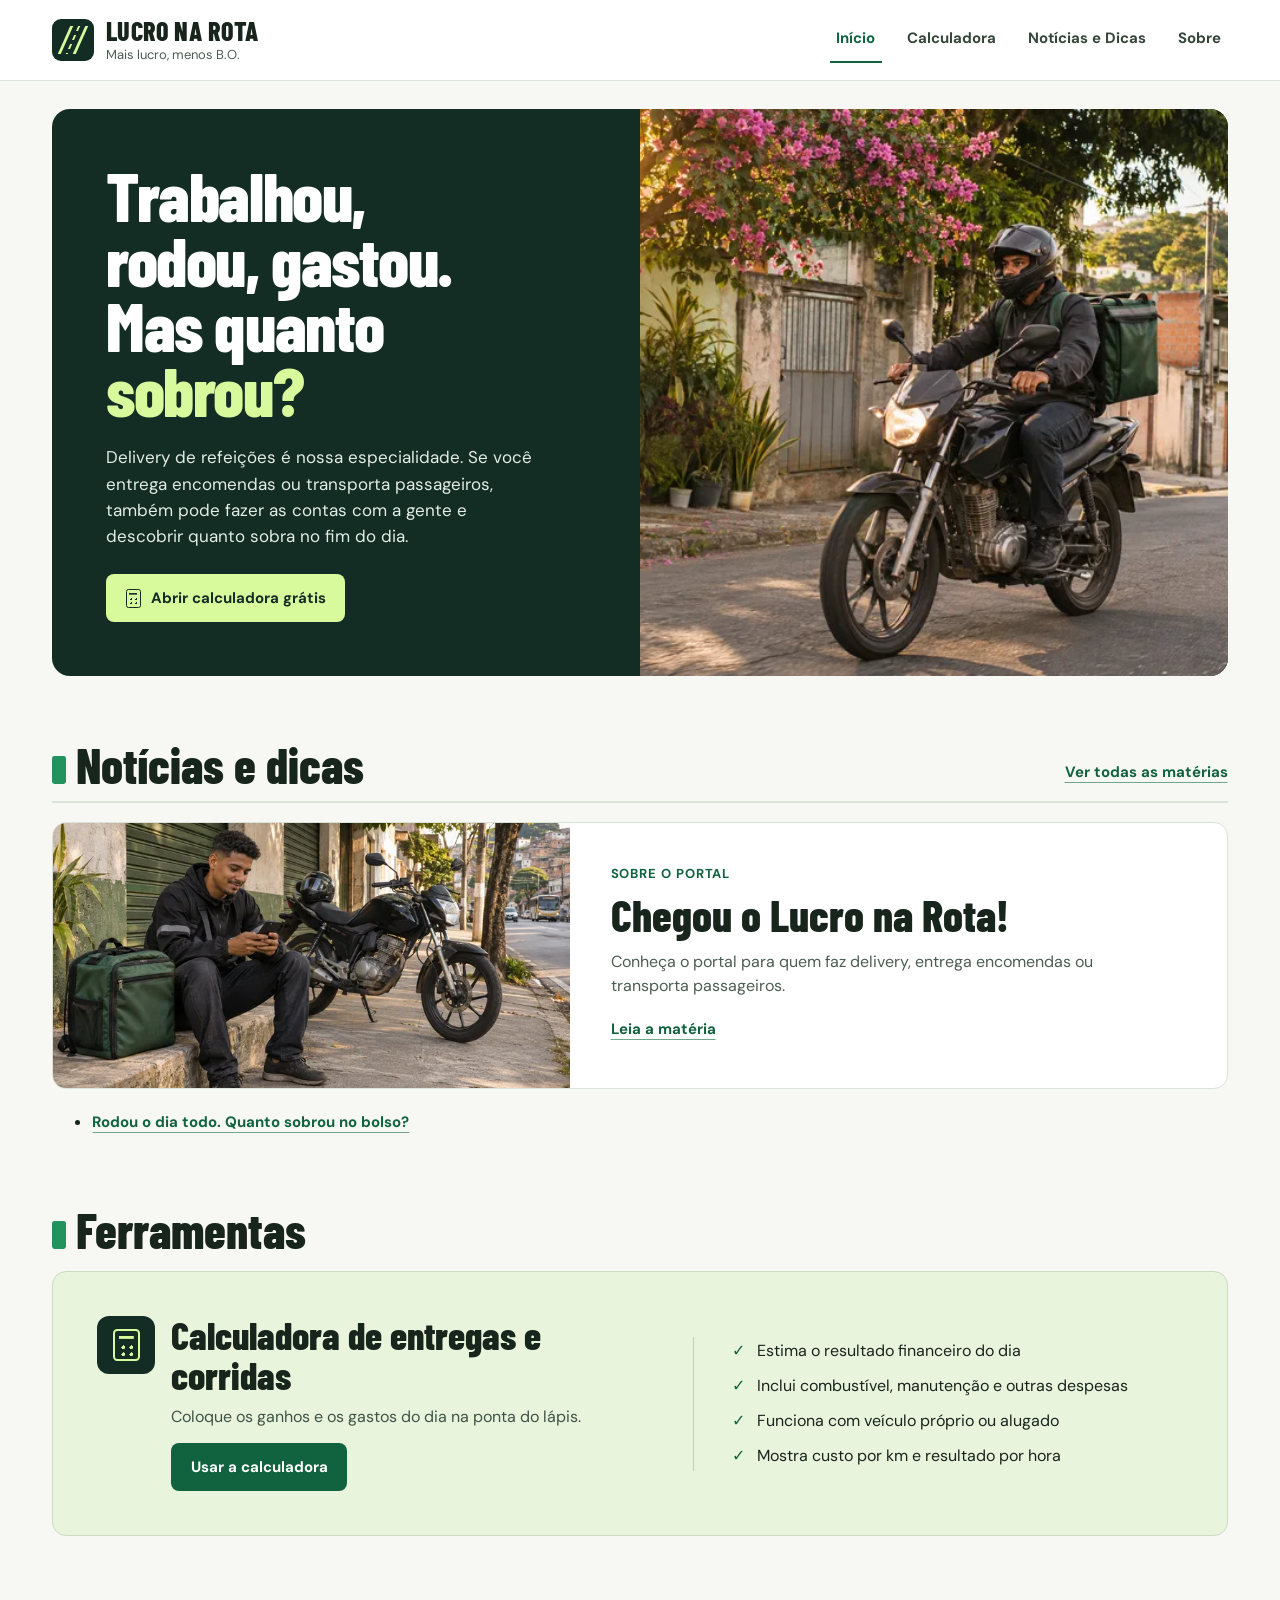
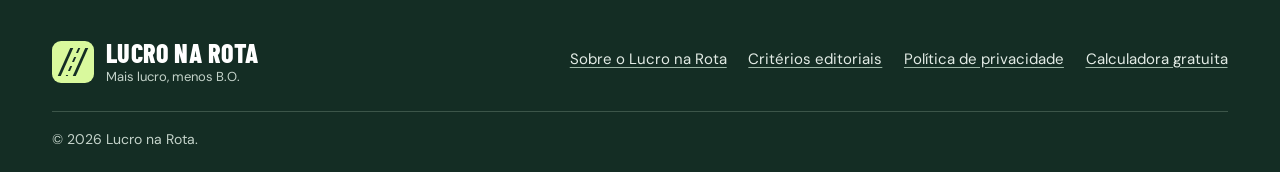
<file: index.html>
<!doctype html>
<html lang="pt-BR">
<head>
  <meta charset="utf-8">
  <meta name="viewport" content="width=device-width, initial-scale=1">
  <meta http-equiv="Content-Security-Policy" content="default-src 'self'; connect-src 'none'; object-src 'none'; base-uri 'none'; form-action 'none'">
  <meta name="referrer" content="strict-origin-when-cross-origin">
  <meta name="theme-color" content="#142d24">
  <title>Lucro na Rota | Calculadora e notícias para quem trabalha por aplicativo</title>
  <meta name="description" content="Calculadora grátis, notícias e dicas para delivery de refeições, entregas de encomendas e transporte de passageiros.">
  <link rel="canonical" href="https://buniorcomj.github.io/calculadora-entregadores/">
  <meta property="og:type" content="website">
  <meta property="og:locale" content="pt_BR">
  <meta property="og:title" content="Lucro na Rota | Mais lucro, menos B.O.">
  <meta property="og:description" content="Calculadora gratuita, notícias e dicas para quem faz entregas e corridas.">
  <meta property="og:url" content="https://buniorcomj.github.io/calculadora-entregadores/">
  <meta property="og:image" content="https://buniorcomj.github.io/calculadora-entregadores/assets/imagens/hero-entregador.webp">
  <meta property="og:image:alt" content="Motociclista com mochila térmica verde em uma rua urbana.">
  <link rel="icon" href="assets/imagens/icone.png" type="image/png">
  <link rel="preload" href="assets/fontes/barlow-condensed-800-latin.woff2" as="font" type="font/woff2" crossorigin>
  <link rel="stylesheet" href="assets/css/site.css">
  <script src="assets/js/site.js" defer></script>
</head>
<body>
  <a class="skip-link" href="#conteudo">Pular para o conteúdo</a>
  <header class="site-header">
    <div class="header-inner wrap">
      <a class="brand" href="./">
        <span class="brand-mark" aria-hidden="true"></span>
        <span><strong>LUCRO NA ROTA</strong><small>Mais lucro, menos B.O.</small></span>
      </a>
      <button class="menu-toggle" type="button" aria-label="Abrir menu" aria-controls="menu-principal" aria-expanded="false">
        <span class="menu-icon" aria-hidden="true"></span><span class="menu-label">Menu</span>
      </button>
      <nav class="site-nav" id="menu-principal" aria-label="Navegação principal">
        <ul>
          <li><a href="./" aria-current="page">Início</a></li>
          <li><a href="calculadora/">Calculadora</a></li>
          <li><a href="noticias/">Notícias e Dicas</a></li>
          <li><a href="sobre/">Sobre</a></li>
        </ul>
      </nav>
    </div>
  </header>
  <main id="conteudo" tabindex="-1" class="home wrap">
    <section class="hero" aria-labelledby="abertura">
      <div class="hero-copy">
        <h1 id="abertura">Trabalhou, rodou, gastou. Mas quanto <em>sobrou?</em></h1>
        <p>Delivery de refeições é nossa especialidade. Se você entrega encomendas ou transporta passageiros, também pode fazer as contas com a gente e descobrir quanto sobra no fim do dia.</p>
        <a class="button button-lime" href="calculadora/"><span class="calculator-icon" aria-hidden="true"></span>Abrir calculadora grátis</a>
      </div>
      <div class="hero-image">
        <img src="assets/imagens/hero-entregador.webp" srcset="assets/imagens/hero-entregador-720.webp 720w, assets/imagens/hero-entregador.webp 1200w" sizes="(max-width: 740px) 92vw, (max-width: 1280px) 46vw, 590px" width="1200" height="800" alt="Motociclista com mochila térmica verde em uma rua urbana." fetchpriority="high">
      </div>
    </section>

    <section class="home-news" aria-labelledby="noticias">
      <div class="section-title">
        <h2 id="noticias">Notícias e dicas</h2>
        <a class="text-link" href="noticias/">Ver todas as matérias</a>
      </div>
      <article class="lead-story">
        <div class="lead-media">
          <img src="assets/imagens/entregador-na-rota.webp" srcset="assets/imagens/entregador-na-rota-720.webp 720w, assets/imagens/entregador-na-rota.webp 1200w" sizes="(max-width: 740px) 92vw, (max-width: 1280px) 41vw, 520px" width="1200" height="800" alt="" loading="lazy" decoding="async">
        </div>
        <div class="lead-copy">
          <p class="category">Sobre o portal</p>
          <h3>Chegou o Lucro na Rota!</h3>
          <p>Conheça o portal para quem faz delivery, entrega encomendas ou transporta passageiros.</p>
          <a class="text-link" href="noticias/apresentacao.html" aria-label="Leia a apresentação do Lucro na Rota">Leia a matéria</a>
        </div>
      </article>
      <ul>
        <li><a class="text-link" href="noticias/tutorial-calculadora-financeira.html">Rodou o dia todo. Quanto sobrou no bolso?</a></li>
      </ul>
    </section>

    <section class="home-tools" aria-labelledby="ferramentas">
      <h2 id="ferramentas">Ferramentas</h2>
      <div class="tool-card">
        <div class="tool-intro">
          <span class="tool-symbol" aria-hidden="true"><span class="calculator-icon"></span></span>
          <div>
            <h3>Calculadora de entregas e corridas</h3>
            <p>Coloque os ganhos e os gastos do dia na ponta do lápis.</p>
            <a class="button button-green" href="calculadora/">Usar a calculadora</a>
          </div>
        </div>
        <ul class="tool-features">
          <li>Estima o resultado financeiro do dia</li>
          <li>Inclui combustível, manutenção e outras despesas</li>
          <li>Funciona com veículo próprio ou alugado</li>
          <li>Mostra custo por km e resultado por hora</li>
        </ul>
      </div>
    </section>
  </main>
  <footer class="site-footer">
    <div class="wrap">
      <div class="footer-inner">
        <a class="brand" href="./">
          <span class="brand-mark" aria-hidden="true"></span>
          <span><strong>LUCRO NA ROTA</strong><small>Mais lucro, menos B.O.</small></span>
        </a>
        <nav class="footer-nav" aria-label="Links do rodapé">
          <ul>
            <li><a href="sobre/">Sobre o Lucro na Rota</a></li>
            <li><a href="criterios-editoriais/">Critérios editoriais</a></li>
            <li><a href="privacidade/">Política de privacidade</a></li>
            <li><a href="calculadora/">Calculadora gratuita</a></li>
          </ul>
        </nav>
      </div>
      <p class="footer-legal">© 2026 Lucro na Rota.</p>
    </div>
  </footer>
</body>
</html>
</file>
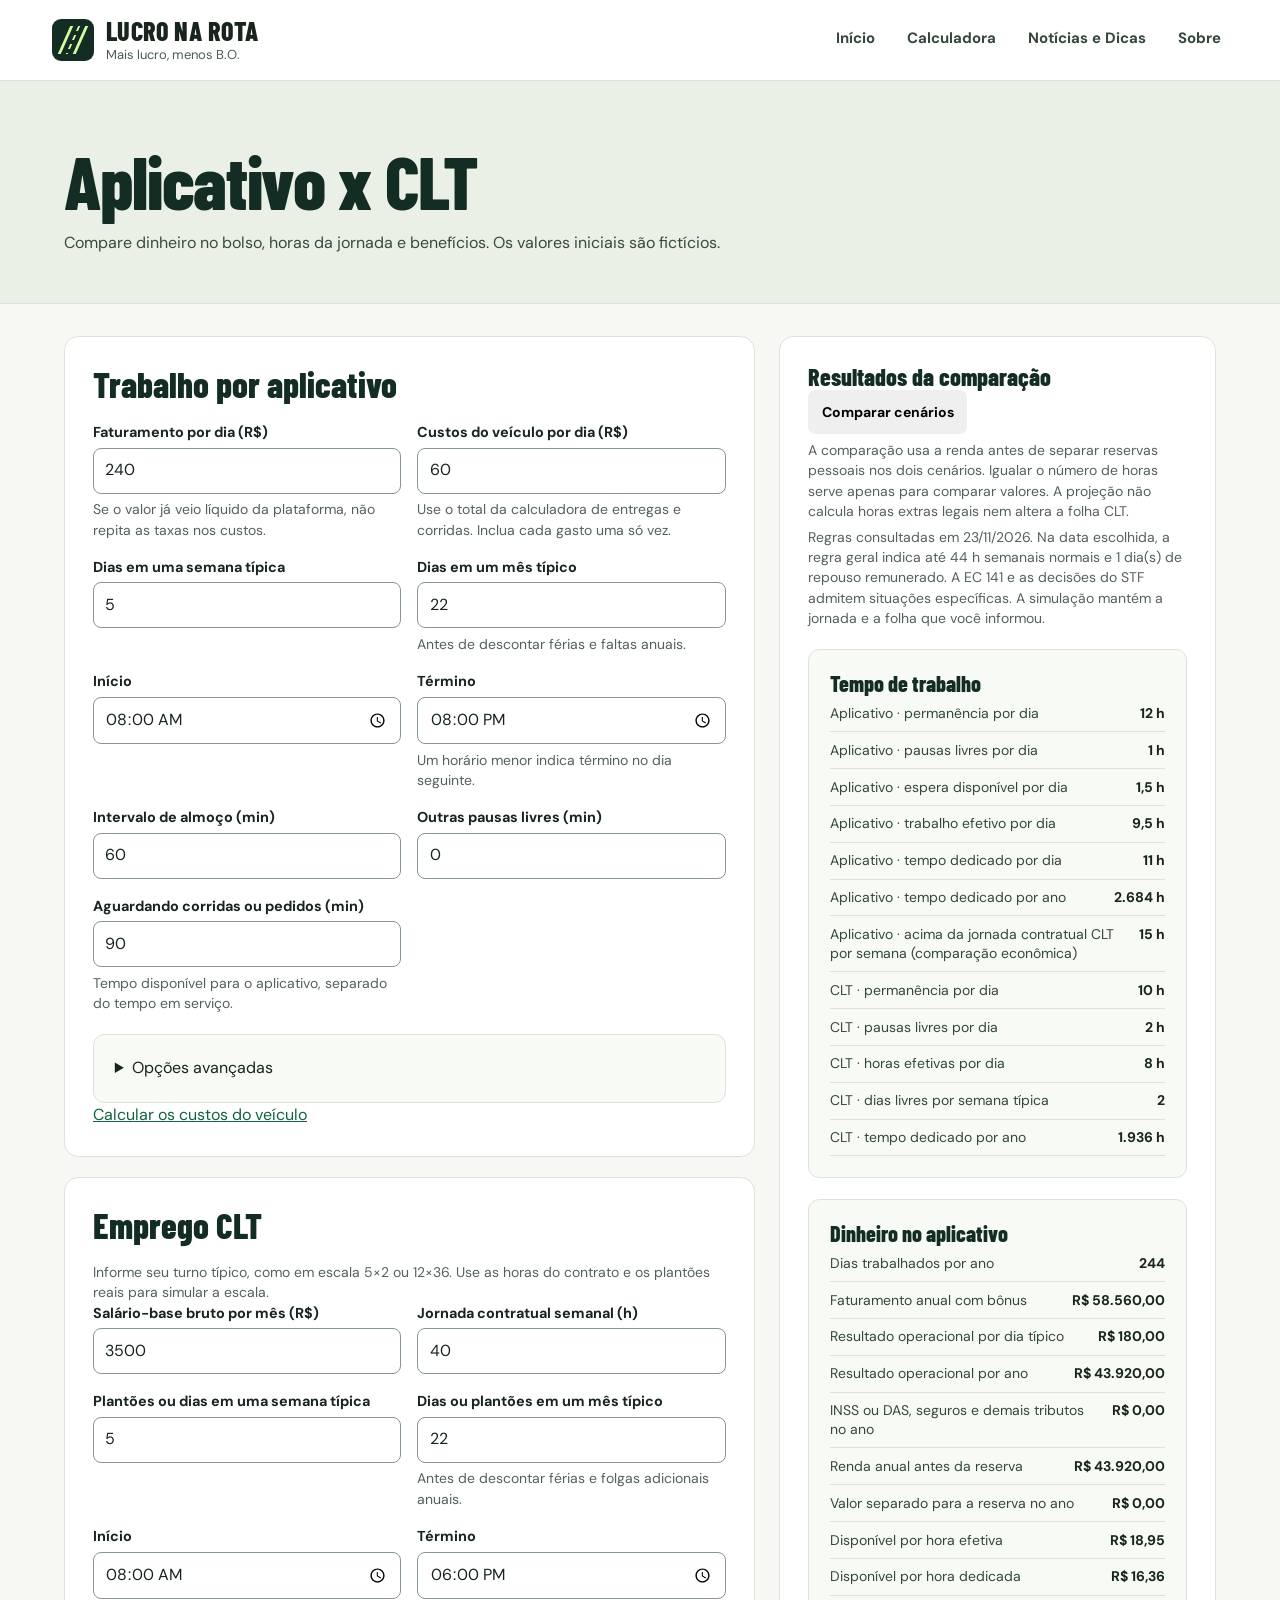
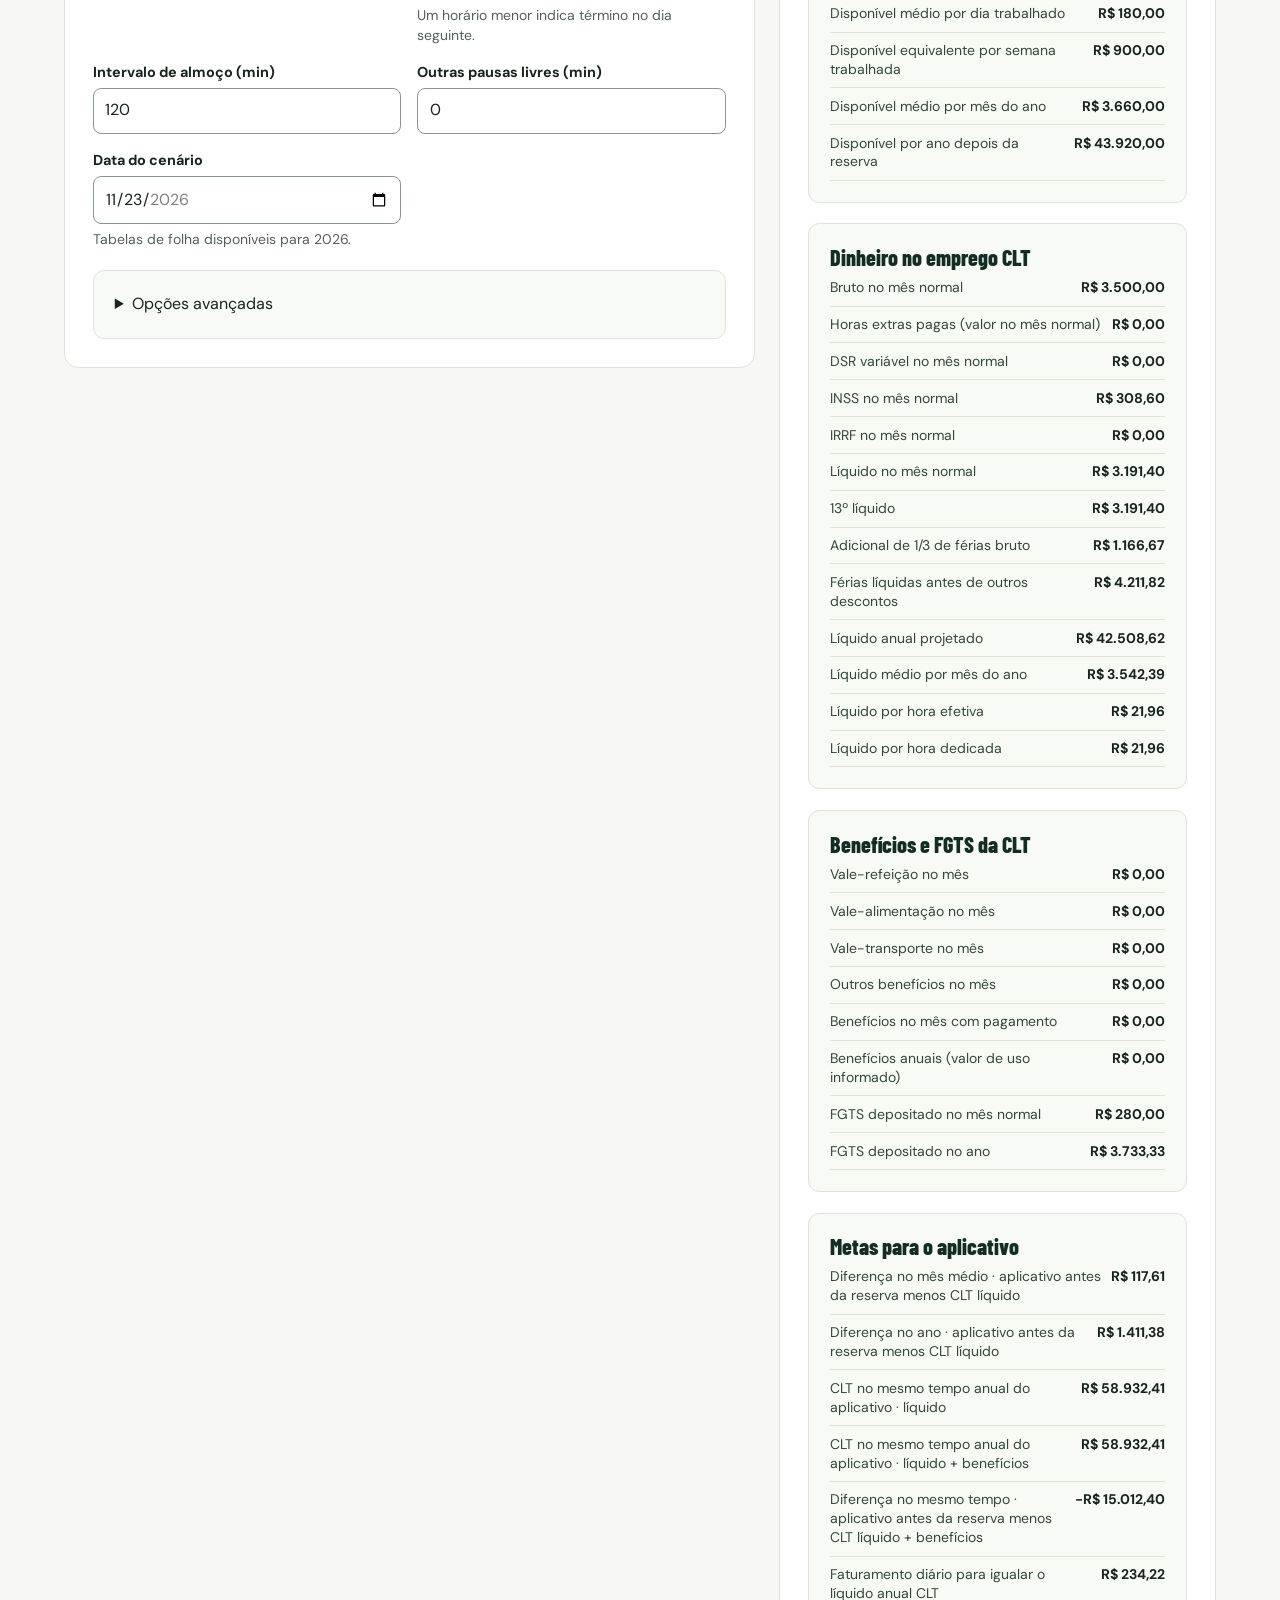
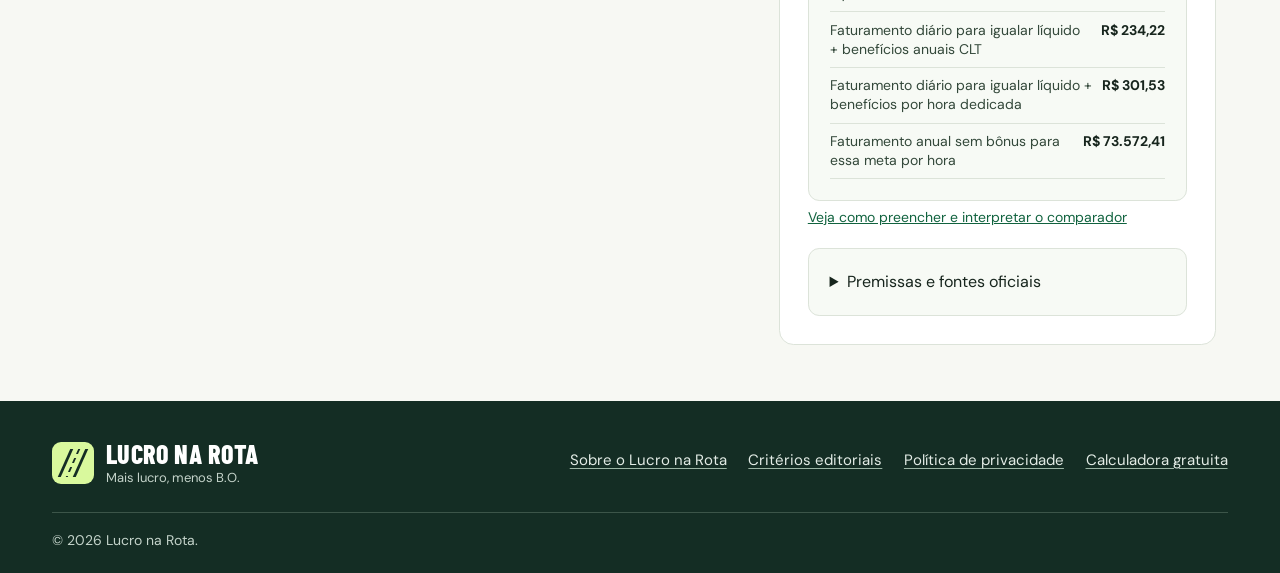
<file: aplicativo-x-clt/index.html>
<!doctype html>
<html lang="pt-BR">
<head>
  <meta charset="utf-8">
  <meta name="viewport" content="width=device-width, initial-scale=1">
  <meta http-equiv="Content-Security-Policy" content="default-src 'self'; connect-src 'none'; object-src 'none'; base-uri 'none'; form-action 'none'">
  <meta name="referrer" content="strict-origin-when-cross-origin">
  <meta name="theme-color" content="#142d24">
  <meta name="description" content="Compare renda líquida, jornada e benefícios no aplicativo e na CLT.">
  <link rel="canonical" href="https://buniorcomj.github.io/calculadora-entregadores/aplicativo-x-clt/">
  <link rel="stylesheet" href="../assets/css/site.css">
  <link rel="stylesheet" href="../assets/css/calculadora.css">
  <script src="../assets/js/site.js" defer></script>
  <script src="../assets/js/comparador-ui.mjs" type="module"></script>
  <title>Aplicativo x CLT | Lucro na Rota</title>
  <link rel="icon" href="../assets/imagens/icone.png" type="image/png">
</head>
<body>
  <a class="skip-link" href="#conteudo">Pular para o conteúdo</a>
  <header class="site-header">
    <div class="header-inner wrap">
      <a class="brand" href="../">
        <span class="brand-mark" aria-hidden="true"></span>
        <span><strong>LUCRO NA ROTA</strong><small>Mais lucro, menos B.O.</small></span>
      </a>
      <button class="menu-toggle" type="button" aria-label="Abrir menu" aria-controls="menu-principal" aria-expanded="false">
        <span class="menu-icon" aria-hidden="true"></span><span class="menu-label">Menu</span>
      </button>
      <nav class="site-nav" id="menu-principal" aria-label="Navegação principal">
        <ul>
          <li><a href="../">Início</a></li>
          <li><a href="../calculadora/">Calculadora</a></li>
          <li><a href="../noticias/">Notícias e Dicas</a></li>
          <li><a href="../sobre/">Sobre</a></li>
        </ul>
      </nav>
    </div>
  </header>
  <main id="conteudo" tabindex="-1" class="calc">
    <header class="calc-intro"><div class="calc-wrap">
      <h1>Aplicativo x CLT</h1>
      <p>Compare dinheiro no bolso, horas da jornada e benefícios. Os valores iniciais são fictícios.</p>
    </div></header>
    <div class="calc-wrap calc-layout">
      <div class="calc-inputs">
        <section class="calc-card" aria-labelledby="titulo-app"><h2 id="titulo-app">Trabalho por aplicativo</h2>
          <div class="calc-grid">
            <div class="calc-field"><label for="receita">Faturamento por dia (R$)</label><input id="receita" type="text" inputmode="decimal" data-min="0" data-max="100000000" aria-describedby="receita-ajuda" value="240" autocomplete="off"><small class="calc-help" id="receita-ajuda">Se o valor já veio líquido da plataforma, não repita as taxas nos custos.</small></div>
            <div class="calc-field"><label for="custo">Custos do veículo por dia (R$)</label><input id="custo" type="text" inputmode="decimal" data-min="0" data-max="100000000" aria-describedby="custo-ajuda" value="60" autocomplete="off"><small class="calc-help" id="custo-ajuda">Use o total da calculadora de entregas e corridas. Inclua cada gasto uma só vez.</small></div>
            <div class="calc-field"><label for="appSemana">Dias em uma semana típica</label><input id="appSemana" type="text" inputmode="numeric" data-min="1" data-max="7" value="5" autocomplete="off"></div>
            <div class="calc-field"><label for="appMes">Dias em um mês típico</label><input id="appMes" type="text" inputmode="numeric" data-min="1" data-max="31" aria-describedby="appMes-ajuda" value="22" autocomplete="off"><small class="calc-help" id="appMes-ajuda">Antes de descontar férias e faltas anuais.</small></div>
            <div class="calc-field"><label for="appInicio">Início</label><input id="appInicio" type="time" value="08:00" autocomplete="off"></div>
            <div class="calc-field"><label for="appFim">Término</label><input id="appFim" type="time" aria-describedby="appFim-ajuda" value="20:00" autocomplete="off"><small class="calc-help" id="appFim-ajuda">Um horário menor indica término no dia seguinte.</small></div>
            <div class="calc-field"><label for="appAlmoco">Intervalo de almoço (min)</label><input id="appAlmoco" type="text" inputmode="numeric" data-min="0" data-max="1439" value="60" autocomplete="off"></div>
            <div class="calc-field"><label for="appPausas">Outras pausas livres (min)</label><input id="appPausas" type="text" inputmode="numeric" data-min="0" data-max="1439" value="0" autocomplete="off"></div>
            <div class="calc-field"><label for="espera">Aguardando corridas ou pedidos (min)</label><input id="espera" type="text" inputmode="numeric" data-min="0" data-max="1439" aria-describedby="espera-ajuda" value="90" autocomplete="off"><small class="calc-help" id="espera-ajuda">Tempo disponível para o aplicativo, separado do tempo em serviço.</small></div>
          </div>
          <details class="calc-costs"><summary>Opções avançadas</summary>          <div class="calc-grid">
            <div class="calc-field"><label for="appFerias">Dias de trabalho perdidos em férias no ano</label><input id="appFerias" type="text" inputmode="numeric" data-min="0" data-max="365" value="20" autocomplete="off"></div>
            <div class="calc-field"><label for="appAusencias">Outros dias de trabalho perdidos no ano</label><input id="appAusencias" type="text" inputmode="numeric" data-min="0" data-max="365" value="0" autocomplete="off"></div>
            <div class="calc-field"><label for="bonus">Bônus no ano (R$)</label><input id="bonus" type="text" inputmode="decimal" data-min="0" data-max="100000000" aria-describedby="bonus-ajuda" value="0" autocomplete="off"><small class="calc-help" id="bonus-ajuda">Só o que ainda não entrou no faturamento.</small></div>
            <div class="calc-field"><label for="previdencia">INSS ou DAS-MEI por mês (R$)</label><input id="previdencia" type="text" inputmode="decimal" data-min="0" data-max="100000000" aria-describedby="previdencia-ajuda" value="0" autocomplete="off"><small class="calc-help" id="previdencia-ajuda">Informe o valor que você paga e evite repetir o DAS em tributos.</small></div>
            <div class="calc-field"><label for="seguro">Seguro por mês (R$)</label><input id="seguro" type="text" inputmode="decimal" data-min="0" data-max="100000000" aria-describedby="seguro-ajuda" value="0" autocomplete="off"><small class="calc-help" id="seguro-ajuda">Informe apenas a parte não incluída nos custos do veículo.</small></div>
            <div class="calc-field"><label for="tributos">Outros tributos por mês (R$)</label><input id="tributos" type="text" inputmode="decimal" data-min="0" data-max="100000000" value="0" autocomplete="off"></div>
            <div class="calc-field"><label for="reserva">Reserva por mês (R$)</label><input id="reserva" type="text" inputmode="decimal" data-min="0" data-max="100000000" aria-describedby="reserva-ajuda" value="0" autocomplete="off"><small class="calc-help" id="reserva-ajuda">Dinheiro separado para imprevistos. Reduz o valor disponível para gastar.</small></div>
          </div>
          </details>
          <p><a href="../calculadora/">Calcular os custos do veículo</a></p>
        </section>
        <section class="calc-card" aria-labelledby="titulo-clt"><h2 id="titulo-clt">Emprego CLT</h2>
          <p class="calc-help">Informe seu turno típico, como em escala 5×2 ou 12×36. Use as horas do contrato e os plantões reais para simular a escala.</p>
          <div class="calc-grid">
            <div class="calc-field"><label for="salario">Salário-base bruto por mês (R$)</label><input id="salario" type="text" inputmode="decimal" data-min="0" data-max="100000000" value="3500" autocomplete="off"></div>
            <div class="calc-field"><label for="contrato">Jornada contratual semanal (h)</label><input id="contrato" type="text" inputmode="decimal" data-min="1" data-max="168" value="40" autocomplete="off"></div>
            <div class="calc-field"><label for="cltSemana">Plantões ou dias em uma semana típica</label><input id="cltSemana" type="text" inputmode="decimal" data-min="0.1" data-max="7" value="5" autocomplete="off"></div>
            <div class="calc-field"><label for="cltMes">Dias ou plantões em um mês típico</label><input id="cltMes" type="text" inputmode="numeric" data-min="1" data-max="31" aria-describedby="cltMes-ajuda" value="22" autocomplete="off"><small class="calc-help" id="cltMes-ajuda">Antes de descontar férias e folgas adicionais anuais.</small></div>
            <div class="calc-field"><label for="cltInicio">Início</label><input id="cltInicio" type="time" value="08:00" autocomplete="off"></div>
            <div class="calc-field"><label for="cltFim">Término</label><input id="cltFim" type="time" aria-describedby="cltFim-ajuda" value="18:00" autocomplete="off"><small class="calc-help" id="cltFim-ajuda">Um horário menor indica término no dia seguinte.</small></div>
            <div class="calc-field"><label for="cltAlmoco">Intervalo de almoço (min)</label><input id="cltAlmoco" type="text" inputmode="numeric" data-min="0" data-max="1439" value="120" autocomplete="off"></div>
            <div class="calc-field"><label for="cltPausas">Outras pausas livres (min)</label><input id="cltPausas" type="text" inputmode="numeric" data-min="0" data-max="1439" value="0" autocomplete="off"></div>
            <div class="calc-field"><label for="data">Data do cenário</label><input id="data" type="date" min="2026-01-01" max="2026-12-31" aria-describedby="data-ajuda" value="2026-11-23" autocomplete="off"><small class="calc-help" id="data-ajuda">Tabelas de folha disponíveis para 2026.</small></div>
          </div>
          <details class="calc-costs"><summary>Opções avançadas</summary><p><label for="calcularDsr"><input type="checkbox" id="calcularDsr" checked> Estimar DSR sobre horas extras pagas</label></p>          <div class="calc-grid">
            <div class="calc-field"><label for="cltFerias">Dias de trabalho substituídos por férias no ano</label><input id="cltFerias" type="text" inputmode="numeric" data-min="0" data-max="365" value="22" autocomplete="off"></div>
            <div class="calc-field"><label for="cltAusencias">Outras folgas e ausências no ano</label><input id="cltAusencias" type="text" inputmode="numeric" data-min="0" data-max="365" aria-describedby="cltAusencias-ajuda" value="0" autocomplete="off"><small class="calc-help" id="cltAusencias-ajuda">Afetam o tempo. Use o cenário de ano completo remunerado.</small></div>
            <div class="calc-field"><label for="extras">Horas extras apuradas no mês</label><input id="extras" type="text" inputmode="decimal" data-min="0" data-max="744" aria-describedby="extras-ajuda" value="0" autocomplete="off"><small class="calc-help" id="extras-ajuda">Use o espelho de ponto ou a folha. A duração do turno, por si só, não determina horas extras.</small></div>
            <div class="calc-field"><label for="compensadas">Horas extras compensadas no mês</label><input id="compensadas" type="text" inputmode="decimal" data-min="0" data-max="744" value="0" autocomplete="off"></div>
            <div class="calc-field"><label for="adicionalExtra">Adicional de hora extra (%)</label><input id="adicionalExtra" type="text" inputmode="decimal" data-min="50" data-max="1000" aria-describedby="adicionalExtra-ajuda" value="50" autocomplete="off"><small class="calc-help" id="adicionalExtra-ajuda">Use o percentual da sua categoria.</small></div>
            <div class="calc-field"><label for="divisor">Divisor da folha (opcional)</label><input id="divisor" type="text" inputmode="decimal" data-min="1" data-max="744" data-opcional aria-describedby="divisor-ajuda" value="" autocomplete="off"><small class="calc-help" id="divisor-ajuda">Vazio usa 5 × jornada semanal como referência. Confira o divisor no contrato ou holerite.</small></div>
            <div class="calc-field"><label for="diasRepouso">Repousos e feriados para DSR no mês</label><input id="diasRepouso" type="text" inputmode="numeric" data-min="0" data-max="31" value="4" autocomplete="off"></div>
            <div class="calc-field"><label for="diasUteis">Dias úteis para DSR no mês</label><input id="diasUteis" type="text" inputmode="numeric" data-min="1" data-max="31" value="26" autocomplete="off"></div>
            <div class="calc-field"><label for="dsr">DSR variável informado no holerite (R$)</label><input id="dsr" type="text" inputmode="decimal" data-min="0" data-max="100000000" aria-describedby="dsr-ajuda" value="0" autocomplete="off"><small class="calc-help" id="dsr-ajuda">Usado quando a estimativa de DSR está desmarcada.</small></div>
            <div class="calc-field"><label for="adicionais">Outros adicionais tributáveis no mês (R$)</label><input id="adicionais" type="text" inputmode="decimal" data-min="0" data-max="100000000" aria-describedby="adicionais-ajuda" value="0" autocomplete="off"><small class="calc-help" id="adicionais-ajuda">Por exemplo, noturno ou periculosidade. Use o valor apurado na folha, sem repetir as horas extras.</small></div>
            <div class="calc-field"><label for="dependentes">Dependentes para IRRF</label><input id="dependentes" type="text" inputmode="numeric" data-min="0" data-max="99" value="0" autocomplete="off"></div>
            <div class="calc-field"><label for="deducoes">Outras deduções legais de IRRF do mês (R$)</label><input id="deducoes" type="text" inputmode="decimal" data-min="0" data-max="100000000" value="0" autocomplete="off"></div>
            <div class="calc-field"><label for="base13">Base bruta do 13º (opcional, R$)</label><input id="base13" type="text" inputmode="decimal" data-min="0" data-max="100000000" data-opcional aria-describedby="base13-ajuda" value="" autocomplete="off"><small class="calc-help" id="base13-ajuda">Vazio usa a remuneração mensal estimada.</small></div>
            <div class="calc-field"><label for="baseFerias">Base bruta de férias antes do terço (opcional, R$)</label><input id="baseFerias" type="text" inputmode="decimal" data-min="0" data-max="100000000" data-opcional aria-describedby="baseFerias-ajuda" value="" autocomplete="off"><small class="calc-help" id="baseFerias-ajuda">Vazio usa a remuneração mensal estimada.</small></div>
            <div class="calc-field"><label for="deducao13">Outras deduções de IRRF do 13º (R$)</label><input id="deducao13" type="text" inputmode="decimal" data-min="0" data-max="100000000" value="0" autocomplete="off"></div>
            <div class="calc-field"><label for="deducaoFerias">Outras deduções de IRRF das férias (R$)</label><input id="deducaoFerias" type="text" inputmode="decimal" data-min="0" data-max="100000000" value="0" autocomplete="off"></div>
            <div class="calc-field"><label for="descontos">Outros descontos no mês normal (R$)</label><input id="descontos" type="text" inputmode="decimal" data-min="0" data-max="100000000" aria-describedby="descontos-ajuda" value="0" autocomplete="off"><small class="calc-help" id="descontos-ajuda">Inclua coparticipações dos benefícios quando houver.</small></div>
            <div class="calc-field"><label for="descontosFerias">Outros descontos no mês de férias (R$)</label><input id="descontosFerias" type="text" inputmode="decimal" data-min="0" data-max="100000000" value="0" autocomplete="off"></div>
            <div class="calc-field"><label for="vr">Vale-refeição mensal (R$)</label><input id="vr" type="text" inputmode="decimal" data-min="0" data-max="100000000" value="0" autocomplete="off"></div>
            <div class="calc-field"><label for="va">Vale-alimentação mensal (R$)</label><input id="va" type="text" inputmode="decimal" data-min="0" data-max="100000000" value="0" autocomplete="off"></div>
            <div class="calc-field"><label for="vt">Vale-transporte mensal (R$)</label><input id="vt" type="text" inputmode="decimal" data-min="0" data-max="100000000" value="0" autocomplete="off"></div>
            <div class="calc-field"><label for="outros">Outros benefícios mensais (R$)</label><input id="outros" type="text" inputmode="decimal" data-min="0" data-max="100000000" value="0" autocomplete="off"></div>
            <div class="calc-field"><label for="mesesBeneficios">Meses com benefícios no ano</label><input id="mesesBeneficios" type="text" inputmode="decimal" data-min="0" data-max="12" aria-describedby="mesesBeneficios-ajuda" value="11" autocomplete="off"><small class="calc-help" id="mesesBeneficios-ajuda">Informe o equivalente anual quando os valores variam.</small></div>
          </div>
          </details>
        </section>
      </div>
      <section class="calc-card" id="simulacao" aria-labelledby="titulo-resultado">
        <h2 id="titulo-resultado">Resultados da comparação</h2>
        <button id="comparar" class="calc-button" type="button">Comparar cenários</button>
        <p id="erro-comparador" class="calc-error" role="alert" hidden></p>
        <p class="calc-help">A comparação usa a renda antes de separar reservas pessoais nos dois cenários. Igualar o número de horas serve apenas para comparar valores. A projeção não calcula horas extras legais nem altera a folha CLT.</p>
        <div id="resultados" tabindex="-1"></div>
        <p class="calc-help"><a href="../noticias/tutorial-aplicativo-x-clt.html">Veja como preencher e interpretar o comparador</a></p>
        <details class="calc-costs"><summary>Premissas e fontes oficiais</summary>
          <p>A estimativa de folha é para um empregado mensalista, com um vínculo, 30 dias de férias gozadas e ano completo. Os descontos simulam retenção na fonte. A declaração anual do IR pode gerar restituição ou imposto a pagar.</p>
          <p>Para comparar tempo, usamos as horas dedicadas de cada cenário no ano, com pausas livres descontadas. A projeção supõe ganhos por hora constantes. FGTS fica em conta vinculada, fora das metas de dinheiro disponível.</p>
          <p>Os resultados são calculados no navegador e os dados digitados não são salvos.</p>
          <ul>
            <li><a href="https://www.gov.br/inss/pt-br/direitos-e-deveres/inscricao-e-contribuicao/tabela-de-contribuicao-mensal">INSS — tabela de 2026</a></li>
            <li><a href="https://www.gov.br/receitafederal/pt-br/assuntos/meu-imposto-de-renda/tabelas/2026">Receita Federal — IRRF 2026</a></li>
            <li><a href="https://legis.senado.leg.br/norma/44184944">EC 141/2026</a> e <a href="https://noticias.stf.jus.br/postsnoticias/stf-mantem-regra-de-transicao-para-implementacao-da-jornada-5x2/">cautelares nas ADIs 8.041 e 8.042</a></li>
            <li><a href="https://www.planalto.gov.br/ccivil_03/decreto-lei/del5452.htm">CLT</a> e <a href="https://www.planalto.gov.br/ccivil_03/leis/l8036consol.htm">Lei do FGTS</a></li>
          </ul>
        </details>
      </section>
    </div>
  </main>
  <footer class="site-footer">
    <div class="wrap">
      <div class="footer-inner">
        <a class="brand" href="../">
          <span class="brand-mark" aria-hidden="true"></span>
          <span><strong>LUCRO NA ROTA</strong><small>Mais lucro, menos B.O.</small></span>
        </a>
        <nav class="footer-nav" aria-label="Links do rodapé">
          <ul>
            <li><a href="../sobre/">Sobre o Lucro na Rota</a></li>
            <li><a href="../criterios-editoriais/">Critérios editoriais</a></li>
            <li><a href="../privacidade/">Política de privacidade</a></li>
            <li><a href="../calculadora/">Calculadora gratuita</a></li>
          </ul>
        </nav>
      </div>
      <p class="footer-legal">© 2026 Lucro na Rota.</p>
    </div>
  </footer>
</body>
</html>
</file>
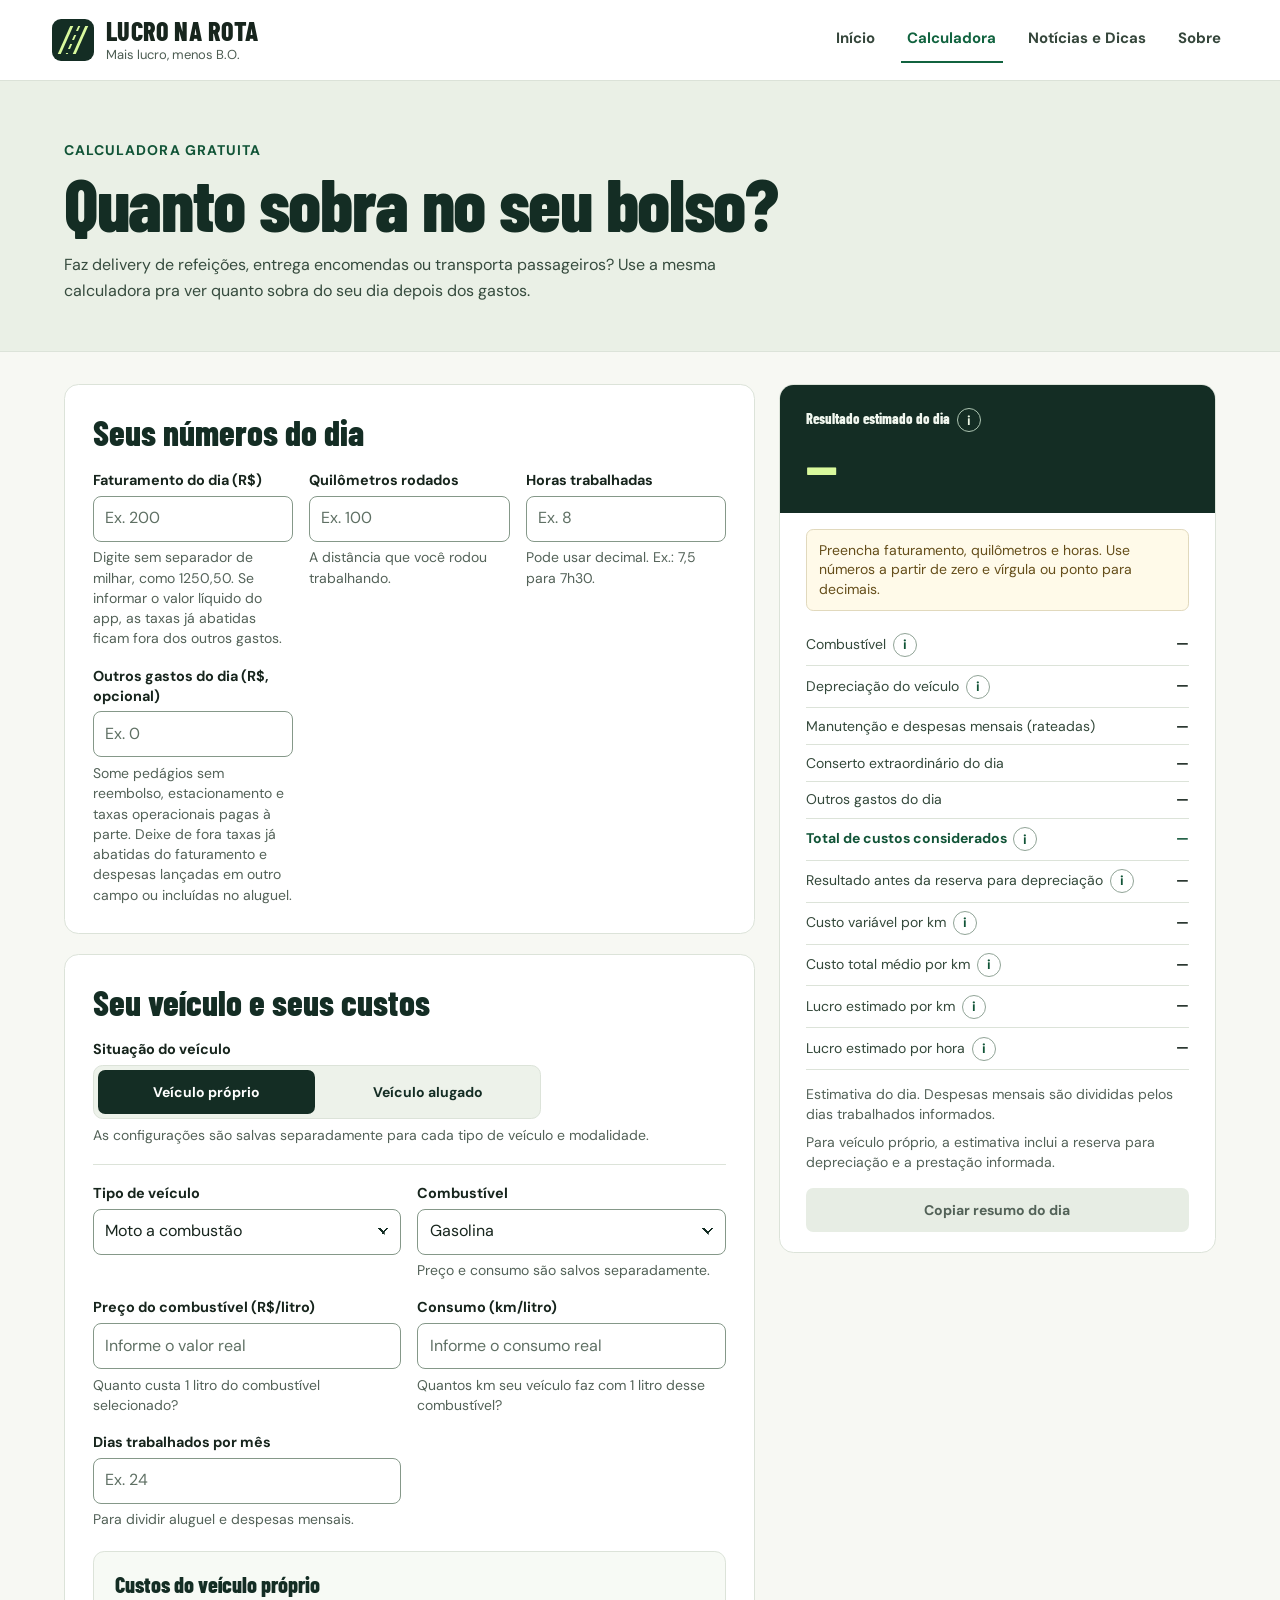
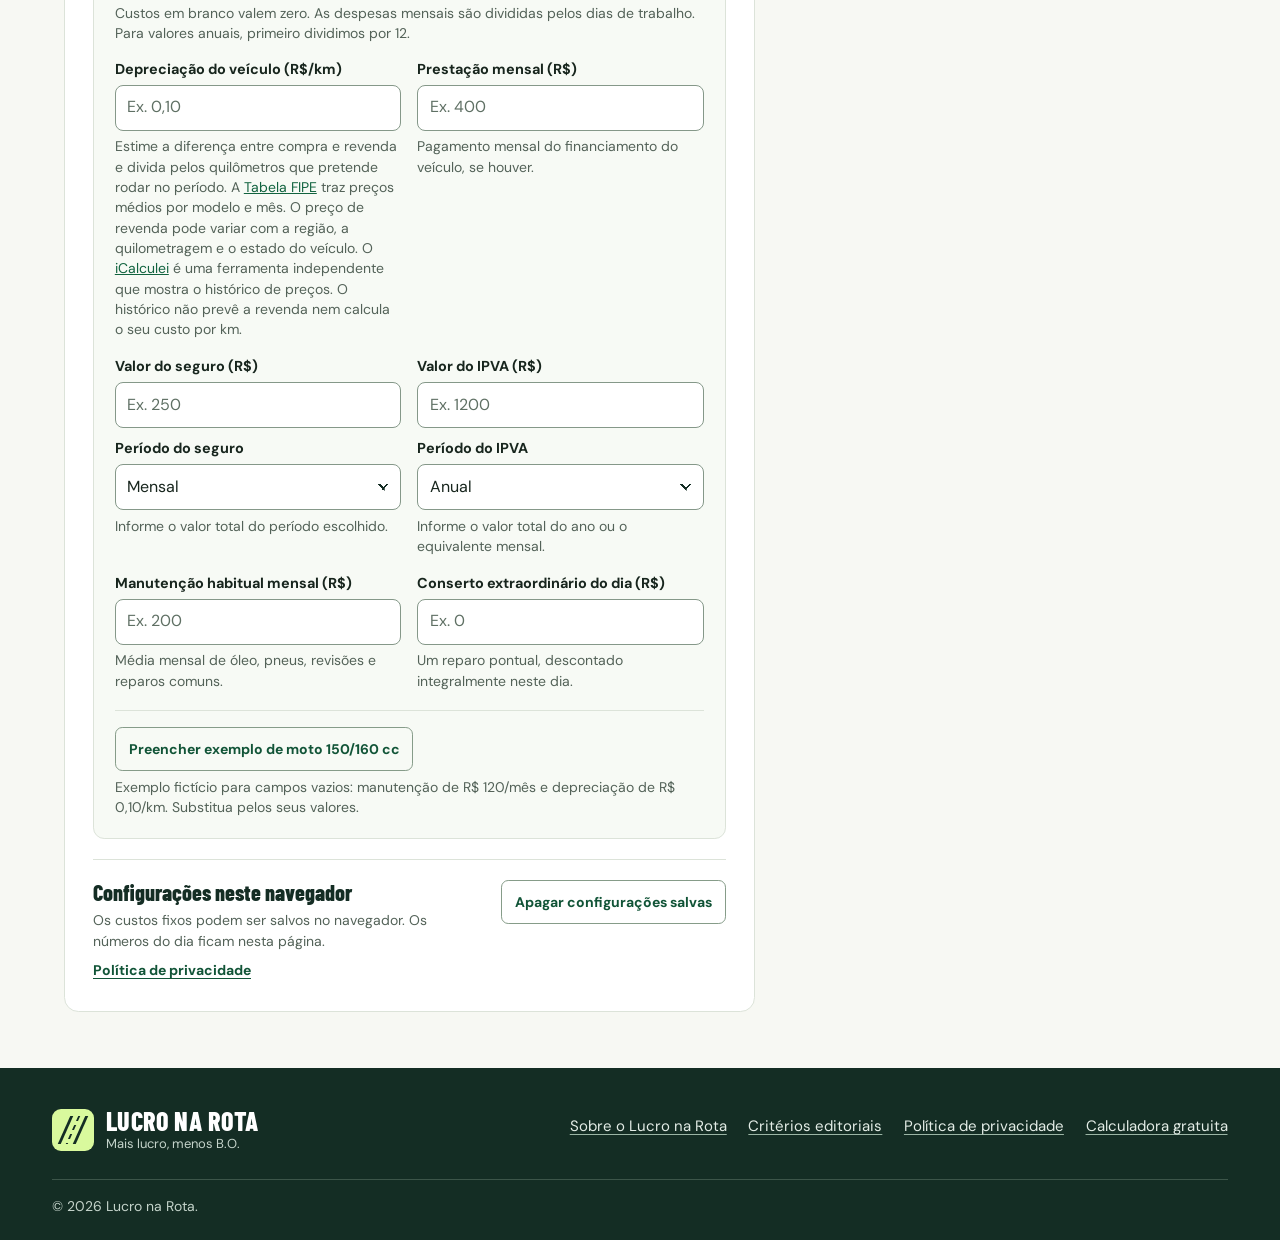
<file: calculadora/index.html>
<!doctype html>
<html lang="pt-BR">
<head>
  <meta charset="utf-8">
  <meta name="viewport" content="width=device-width, initial-scale=1">
  <meta http-equiv="Content-Security-Policy" content="default-src 'self'; connect-src 'none'; object-src 'none'; base-uri 'none'; form-action 'none'">
  <meta name="referrer" content="strict-origin-when-cross-origin">
  <meta name="theme-color" content="#142d24">
  <meta name="description" content="Calcule grátis quanto sobra no delivery de refeições, nas entregas de encomendas e no transporte de passageiros.">
  <meta property="og:title" content="Calculadora para entregas e corridas | Lucro na Rota">
  <meta property="og:description" content="Descubra quanto sobra nas entregas e corridas depois dos gastos com o veículo e veja o resultado por hora e por quilômetro.">
  <meta property="og:type" content="website">
  <meta property="og:url" content="https://buniorcomj.github.io/calculadora-entregadores/calculadora/">
  <link rel="canonical" href="https://buniorcomj.github.io/calculadora-entregadores/calculadora/">
  <link rel="stylesheet" href="../assets/css/site.css">
  <link rel="stylesheet" href="../assets/css/calculadora.css">
  <script src="../assets/js/site.js" defer></script>
  <script src="../assets/js/calculadora.js" defer></script>
  <title>Calculadora para entregas e corridas | Lucro na Rota</title>
  <link rel="icon" href="../assets/imagens/icone.png" type="image/png">
</head>
<body>
  <a class="skip-link" href="#conteudo">Pular para o conteúdo</a>
  <header class="site-header">
    <div class="header-inner wrap">
      <a class="brand" href="../">
        <span class="brand-mark" aria-hidden="true"></span>
        <span><strong>LUCRO NA ROTA</strong><small>Mais lucro, menos B.O.</small></span>
      </a>
      <button class="menu-toggle" type="button" aria-label="Abrir menu" aria-controls="menu-principal" aria-expanded="false">
        <span class="menu-icon" aria-hidden="true"></span><span class="menu-label">Menu</span>
      </button>
      <nav class="site-nav" id="menu-principal" aria-label="Navegação principal">
        <ul>
          <li><a href="../">Início</a></li>
          <li><a href="../calculadora/" aria-current="page">Calculadora</a></li>
          <li><a href="../noticias/">Notícias e Dicas</a></li>
          <li><a href="../sobre/">Sobre</a></li>
        </ul>
      </nav>
    </div>
  </header>
  <main id="conteudo" tabindex="-1" class="calc">
    <header class="calc-intro">
      <div class="calc-wrap">
        <p class="calc-kicker">Calculadora gratuita</p>
        <h1>Quanto sobra no seu bolso?</h1>
        <p>Faz delivery de refeições, entrega encomendas ou transporta passageiros? Use a mesma calculadora pra ver quanto sobra do seu dia depois dos gastos.</p>
      </div>
    </header>

    <div class="calc-wrap calc-layout">
      <div class="calc-inputs">
        <section class="calc-card" aria-labelledby="tituloDados">
          <h2 id="tituloDados">Seus números do dia</h2>
          <div class="calc-grid calc-grid-day">
            <div class="calc-field">
              <label for="receita">Faturamento do dia (R$)</label>
              <input id="receita" type="text" inputmode="decimal" autocomplete="off" placeholder="Ex. 200" aria-describedby="ajudaReceita">
              <small id="ajudaReceita" class="calc-help">Digite sem separador de milhar, como 1250,50. Se informar o valor líquido do app, as taxas já abatidas ficam fora dos outros gastos.</small>
            </div>
            <div class="calc-field">
              <label for="km">Quilômetros rodados</label>
              <input id="km" type="text" inputmode="decimal" autocomplete="off" placeholder="Ex. 100" aria-describedby="ajudaKm">
              <small id="ajudaKm" class="calc-help">A distância que você rodou trabalhando.</small>
            </div>
            <div class="calc-field">
              <label for="horas">Horas trabalhadas</label>
              <input id="horas" type="text" inputmode="decimal" autocomplete="off" placeholder="Ex. 8" aria-describedby="ajudaHoras">
              <small id="ajudaHoras" class="calc-help">Pode usar decimal. Ex.: 7,5 para 7h30.</small>
            </div>
            <div class="calc-field">
              <label for="gastosDia">Outros gastos do dia (R$, opcional)</label>
              <input id="gastosDia" type="text" inputmode="decimal" autocomplete="off" placeholder="Ex. 0" aria-describedby="ajudaGastosDia">
              <small id="ajudaGastosDia" class="calc-help">Some pedágios sem reembolso, estacionamento e taxas operacionais pagas à parte. Deixe de fora taxas já abatidas do faturamento e despesas lançadas em outro campo ou incluídas no aluguel.</small>
            </div>
          </div>
          <a href="#resultado" class="calc-jump">Ir para o resultado</a>
        </section>

        <section class="calc-card" aria-labelledby="tituloVeiculo">
          <h2 id="tituloVeiculo">Seu veículo e seus custos</h2>
          <div class="calc-ownership">
            <span id="tituloPropriedade" class="calc-field-label">Situação do veículo</span>
            <div class="calc-tabs" role="group" aria-labelledby="tituloPropriedade" aria-describedby="ajudaPropriedade">
              <button type="button" class="calc-tab" id="abaProprio" aria-pressed="true">Veículo próprio</button>
              <button type="button" class="calc-tab" id="abaAlugado" aria-pressed="false">Veículo alugado</button>
            </div>
            <small id="ajudaPropriedade" class="calc-help">As configurações são salvas separadamente para cada tipo de veículo e modalidade.</small>
          </div>

          <div class="calc-grid">
            <div class="calc-field">
              <label for="veiculo">Tipo de veículo</label>
              <select id="veiculo">
                <option value="combustao">Moto a combustão</option>
                <option value="eletrico">Moto elétrica</option>
                <option value="carro_combustao">Carro a combustão</option>
                <option value="carro_eletrico">Carro elétrico</option>
                <option value="ebike">Bicicleta elétrica</option>
                <option value="bike">Bicicleta comum</option>
              </select>
            </div>
            <div id="campoCombustivel" class="calc-field" hidden>
              <label for="combustivel">Combustível</label>
              <select id="combustivel" aria-describedby="ajudaCombustivel">
                <option value="gasolina">Gasolina</option>
                <option value="etanol">Etanol</option>
              </select>
              <small id="ajudaCombustivel" class="calc-help">Preço e consumo são salvos separadamente.</small>
            </div>
            <div class="calc-field energia">
              <label for="preco">Preço do combustível (R$/litro)</label>
              <input id="preco" type="text" inputmode="decimal" autocomplete="off" placeholder="Informe o valor real" aria-describedby="ajudaPreco">
              <small class="calc-help" id="ajudaPreco">Quanto custa 1 litro do combustível selecionado?</small>
            </div>
            <div class="calc-field energia">
              <label for="consumo">Consumo (km/litro)</label>
              <input id="consumo" type="text" inputmode="decimal" autocomplete="off" placeholder="Informe o consumo real" aria-describedby="ajudaConsumo">
              <small class="calc-help" id="ajudaConsumo">Quantos km seu veículo faz com 1 litro desse combustível?</small>
            </div>
            <div id="campoDiasSemana" class="calc-field" hidden>
              <label for="diasSemana">Dias trabalhados por semana</label>
              <input id="diasSemana" type="text" inputmode="numeric" autocomplete="off" placeholder="Ex. 6" aria-describedby="ajudaDiasSemana">
              <small id="ajudaDiasSemana" class="calc-help">Para dividir o aluguel semanal entre os dias de trabalho.</small>
            </div>
            <div id="campoDiasMes" class="calc-field">
              <label for="diasMes">Dias trabalhados por mês</label>
              <input id="diasMes" type="text" inputmode="numeric" autocomplete="off" placeholder="Ex. 24" aria-describedby="ajudaDiasMes">
              <small id="ajudaDiasMes" class="calc-help">Para dividir aluguel e despesas mensais.</small>
            </div>
          </div>

          <div id="painelProprio" class="calc-costs">
            <h3>Custos do veículo próprio</h3>
            <p class="calc-help">Custos em branco valem zero. As despesas mensais são divididas pelos dias de trabalho. Para valores anuais, primeiro dividimos por 12.</p>
            <div class="calc-grid">
              <div class="calc-field">
                <label for="depreciacao">Depreciação do veículo (R$/km)</label>
                <input id="depreciacao" type="text" inputmode="decimal" autocomplete="off" placeholder="Ex. 0,10" aria-describedby="ajudaDepreciacao">
                <small id="ajudaDepreciacao" class="calc-help">Estime a diferença entre compra e revenda e divida pelos quilômetros que pretende rodar no período. A <a href="https://fipe.org.br/pt-br/indices/veiculos">Tabela FIPE</a> traz preços médios por modelo e mês. O preço de revenda pode variar com a região, a quilometragem e o estado do veículo. O <a href="https://icalculei.com.br/calculadoras/depreciacao-veiculo">iCalculei</a> é uma ferramenta independente que mostra o histórico de preços. O histórico não prevê a revenda nem calcula o seu custo por km.</small>
              </div>
              <div class="calc-field">
                <label for="financiamento">Prestação mensal (R$)</label>
                <input id="financiamento" type="text" inputmode="decimal" autocomplete="off" placeholder="Ex. 400" aria-describedby="ajudaFinanciamento">
                <small id="ajudaFinanciamento" class="calc-help">Pagamento mensal do financiamento do veículo, se houver.</small>
              </div>
              <div class="calc-field">
                <label for="seguro">Valor do seguro (R$)</label>
                <input id="seguro" type="text" inputmode="decimal" autocomplete="off" placeholder="Ex. 250" aria-describedby="ajudaSeguro">
                <label for="periodoSeguro" class="calc-period">Período do seguro</label>
                <select id="periodoSeguro" aria-describedby="ajudaSeguro">
                  <option value="mensal">Mensal</option>
                  <option value="anual">Anual</option>
                </select>
                <small id="ajudaSeguro" class="calc-help">Informe o valor total do período escolhido.</small>
              </div>
              <div class="calc-field">
                <label for="ipva">Valor do IPVA (R$)</label>
                <input id="ipva" type="text" inputmode="decimal" autocomplete="off" placeholder="Ex. 1200" aria-describedby="ajudaIpva">
                <label for="periodoIpva" class="calc-period">Período do IPVA</label>
                <select id="periodoIpva" aria-describedby="ajudaIpva">
                  <option value="anual">Anual</option>
                  <option value="mensal">Mensal</option>
                </select>
                <small id="ajudaIpva" class="calc-help">Informe o valor total do ano ou o equivalente mensal.</small>
              </div>
              <div class="calc-field">
                <label for="manutMensal">Manutenção habitual mensal (R$)</label>
                <input id="manutMensal" type="text" inputmode="decimal" autocomplete="off" placeholder="Ex. 200" aria-describedby="ajudaManutencao">
                <small id="ajudaManutencao" class="calc-help">Média mensal de óleo, pneus, revisões e reparos comuns.</small>
              </div>
              <div class="calc-field">
                <label for="consertoExtra">Conserto extraordinário do dia (R$)</label>
                <input id="consertoExtra" type="text" inputmode="decimal" autocomplete="off" placeholder="Ex. 0" aria-describedby="ajudaConserto">
                <small id="ajudaConserto" class="calc-help">Um reparo pontual, descontado integralmente neste dia.</small>
              </div>
            </div>
            <div id="exemploMoto" class="calc-example" hidden>
              <button type="button" id="usarExemplo" class="calc-button calc-button-outline" aria-describedby="ajudaExemplo">Preencher exemplo de moto 150/160 cc</button>
              <small id="ajudaExemplo" class="calc-help">Exemplo fictício para campos vazios: manutenção de R$ 120/mês e depreciação de R$ 0,10/km. Substitua pelos seus valores.</small>
            </div>
          </div>

          <div id="painelAlugado" class="calc-costs" hidden>
            <h3>Custos do veículo alugado</h3>
            <p class="calc-help">Informe apenas as despesas sob sua responsabilidade. Manutenção e depreciação ficam fora da estimativa do veículo alugado.</p>
            <div class="calc-grid">
              <div class="calc-field">
                <label for="aluguel">Valor do aluguel do veículo (R$)</label>
                <input id="aluguel" type="text" inputmode="decimal" autocomplete="off" placeholder="Ex. 350">
              </div>
              <div class="calc-field">
                <label for="periodoAluguel">Período cobrado pelo aluguel</label>
                <select id="periodoAluguel" aria-describedby="ajudaAluguel">
                  <option value="semana">Por semana</option>
                  <option value="dia">Por dia</option>
                  <option value="mes">Por mês</option>
                </select>
                <small id="ajudaAluguel" class="calc-help">O aluguel será dividido pelos dias trabalhados no período.</small>
              </div>
            </div>
          </div>

          <div class="calc-storage">
            <div>
              <h3>Configurações neste navegador</h3>
              <p id="statusSalvamento" class="calc-help" role="status">Os custos fixos podem ser salvos no navegador. Os números do dia ficam nesta página.</p>
              <a href="../privacidade/" class="calc-privacy-link">Política de privacidade</a>
            </div>
            <button id="apagarConfiguracoes" type="button" class="calc-button calc-button-outline">Apagar configurações salvas</button>
          </div>
        </section>
      </div>

      <section id="resultado" class="calc-card calc-results" aria-labelledby="tituloResultado" tabindex="-1">
        <div class="calc-score">
          <div class="calc-score-heading">
            <h2 id="tituloResultado">Resultado estimado do dia</h2>
            <details class="calc-info"><summary aria-label="Sobre o resultado estimado">i</summary><span>Faturamento menos os custos informados e rateados. Para veículo próprio, a estimativa inclui a depreciação e a prestação quando informadas.</span></details>
          </div>
          <output id="lucro" class="calc-result">—</output>
        </div>
        <div class="calc-result-details">
          <p id="erro" class="calc-error" role="alert" hidden></p>
          <dl class="calc-breakdown">
            <div class="calc-row">
              <dt><span id="nomeEnergia">Combustível</span>
                <details class="calc-info"><summary aria-label="Sobre combustível ou energia">i</summary><span>Custo da distância rodada, calculado com o consumo e o preço informados. Para bicicleta comum, é R$ 0,00.</span></details>
              </dt>
              <dd id="custoComb">—</dd>
            </div>
            <div class="calc-row" id="linhaManut">
              <dt>Depreciação do veículo
                <details class="calc-info"><summary aria-label="Sobre a depreciação">i</summary><span>Perda estimada de valor do veículo por quilômetro, multiplicada pela distância rodada.</span></details>
              </dt>
              <dd id="custoManut">—</dd>
            </div>
            <div class="calc-row">
              <dt id="nomeModalidade">Manutenção e despesas mensais (rateadas)</dt>
              <dd id="custoModalidade">—</dd>
            </div>
            <div class="calc-row" id="linhaExtraManut" hidden>
              <dt>Conserto extraordinário do dia</dt>
              <dd id="custoExtraManut">—</dd>
            </div>
            <div class="calc-row" id="linhaExtras">
              <dt>Outros gastos do dia</dt>
              <dd id="custoExtras">—</dd>
            </div>
            <div class="calc-row calc-row-total">
              <dt>Total de custos considerados
                <details class="calc-info"><summary aria-label="Sobre o total de custos considerados">i</summary><span>Soma dos custos de energia e das despesas da modalidade selecionada, incluindo aluguel ou despesas mensais quando informados.</span></details>
              </dt>
              <dd id="custos">—</dd>
            </div>
            <div class="calc-row" id="linhaSemDep" hidden>
              <dt>Resultado antes da reserva para depreciação
                <details class="calc-info"><summary aria-label="Sobre o resultado antes da depreciação">i</summary><span>Faturamento menos os demais custos, incluindo despesas rateadas.</span></details>
              </dt>
              <dd id="semDep">—</dd>
            </div>
            <div class="calc-row">
              <dt>Custo variável por km
                <details class="calc-info"><summary aria-label="Sobre o custo variável por quilômetro">i</summary><span>Combustível ou energia por km, mais depreciação por km para veículo próprio.</span></details>
              </dt>
              <dd id="custoVariavelKm">—</dd>
            </div>
            <div class="calc-row">
              <dt>Custo total médio por km
                <details class="calc-info"><summary aria-label="Sobre o custo total por quilômetro">i</summary><span>Todos os custos considerados no dia, divididos pelos quilômetros rodados.</span></details>
              </dt>
              <dd id="custoTotalKm">—</dd>
            </div>
            <div class="calc-row">
              <dt>Lucro estimado por km
                <details class="calc-info"><summary aria-label="Sobre o lucro estimado por quilômetro">i</summary><span>Resultado estimado do dia dividido pelos quilômetros rodados.</span></details>
              </dt>
              <dd id="porKm">—</dd>
            </div>
            <div class="calc-row">
              <dt>Lucro estimado por hora
                <details class="calc-info"><summary aria-label="Sobre o lucro estimado por hora">i</summary><span>Resultado estimado do dia dividido pelas horas trabalhadas.</span></details>
              </dt>
              <dd id="porHora">—</dd>
            </div>
          </dl>
          <div class="calc-notes">
            <p id="notaRateio">Estimativa do dia. Despesas mensais são divididas pelos dias trabalhados informados.</p>
            <p id="notaFinal">Para veículo próprio, a estimativa inclui a reserva para depreciação e a prestação informada.</p>
          </div>
          <button id="copiar" type="button" class="calc-button calc-button-primary" disabled>Copiar resumo do dia</button>
          <p id="statusCopia" class="calc-help" role="status"></p>
          <textarea id="resumoManual" hidden readonly aria-label="Resumo para copiar manualmente"></textarea>
        </div>
      </section>
    </div>
  </main>
  <footer class="site-footer">
    <div class="wrap">
      <div class="footer-inner">
        <a class="brand" href="../">
          <span class="brand-mark" aria-hidden="true"></span>
          <span><strong>LUCRO NA ROTA</strong><small>Mais lucro, menos B.O.</small></span>
        </a>
        <nav class="footer-nav" aria-label="Links do rodapé">
          <ul>
            <li><a href="../sobre/">Sobre o Lucro na Rota</a></li>
            <li><a href="../criterios-editoriais/">Critérios editoriais</a></li>
            <li><a href="../privacidade/">Política de privacidade</a></li>
            <li><a href="../calculadora/">Calculadora gratuita</a></li>
          </ul>
        </nav>
      </div>
      <p class="footer-legal">© 2026 Lucro na Rota.</p>
    </div>
  </footer>
</body>
</html>
</file>
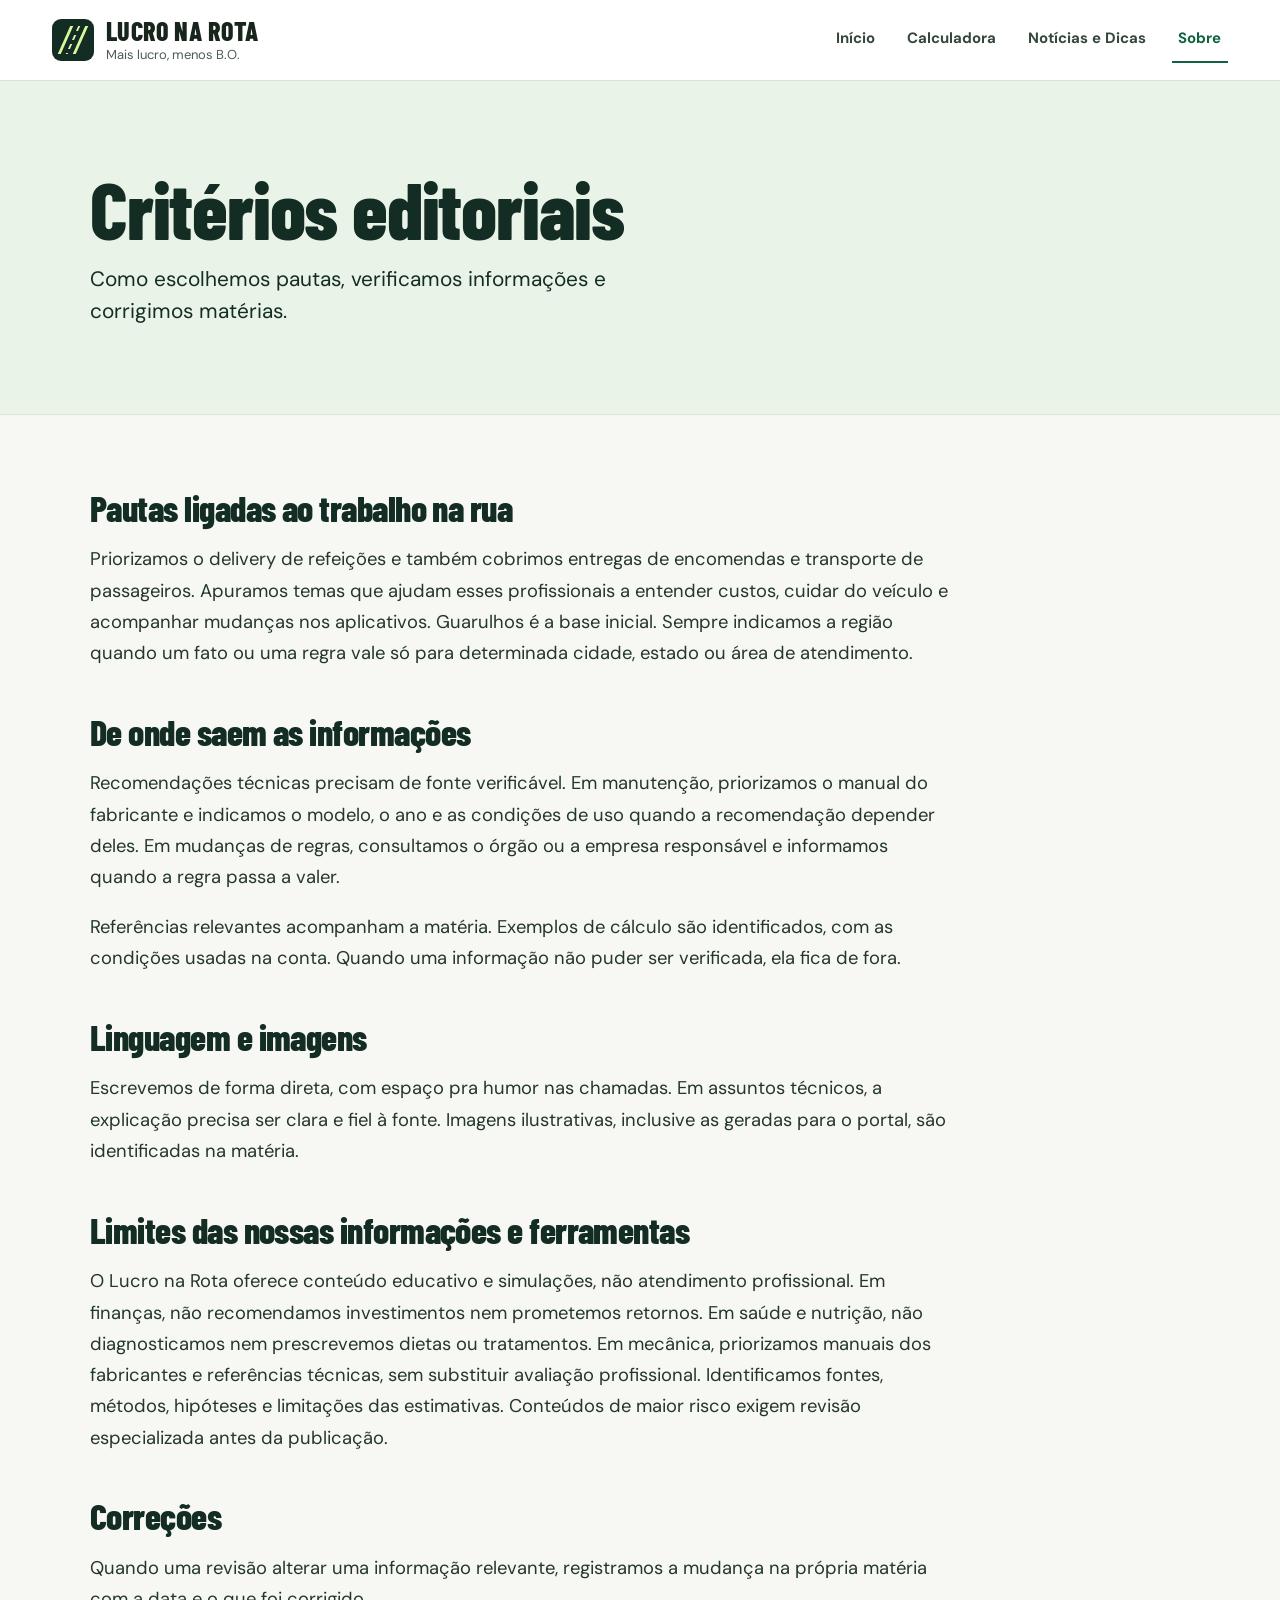
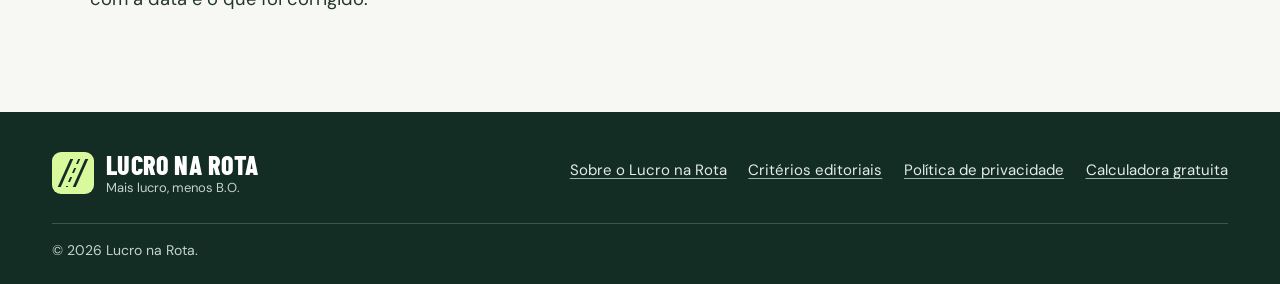
<file: criterios-editoriais/index.html>
<!doctype html>
<html lang="pt-BR">
<head>
  <meta charset="utf-8">
  <meta name="viewport" content="width=device-width, initial-scale=1">
  <meta http-equiv="Content-Security-Policy" content="default-src 'self'; connect-src 'none'; object-src 'none'; base-uri 'none'; form-action 'none'">
  <meta name="referrer" content="strict-origin-when-cross-origin">
  <meta name="theme-color" content="#142d24">
  <title>Critérios editoriais | Lucro na Rota</title>
  <meta name="description" content="Conheça os critérios do Lucro na Rota para apuração, fontes, imagens e correções em notícias e dicas sobre entregas e corridas.">
  <link rel="canonical" href="https://buniorcomj.github.io/calculadora-entregadores/criterios-editoriais/">
  <link rel="stylesheet" href="../assets/css/site.css">
  <link rel="stylesheet" href="../assets/css/editorial.css">
  <script src="../assets/js/site.js" defer></script>
  <link rel="icon" href="../assets/imagens/icone.png" type="image/png">
</head>
<body>
  <a class="skip-link" href="#conteudo">Pular para o conteúdo</a>
  <header class="site-header">
    <div class="header-inner wrap">
      <a class="brand" href="../">
        <span class="brand-mark" aria-hidden="true"></span>
        <span><strong>LUCRO NA ROTA</strong><small>Mais lucro, menos B.O.</small></span>
      </a>
      <button class="menu-toggle" type="button" aria-label="Abrir menu" aria-controls="menu-principal" aria-expanded="false">
        <span class="menu-icon" aria-hidden="true"></span><span class="menu-label">Menu</span>
      </button>
      <nav class="site-nav" id="menu-principal" aria-label="Navegação principal">
        <ul>
          <li><a href="../">Início</a></li>
          <li><a href="../calculadora/">Calculadora</a></li>
          <li><a href="../noticias/">Notícias e Dicas</a></li>
          <li><a href="../sobre/" class="nav-section">Sobre</a></li>
        </ul>
      </nav>
    </div>
  </header>
  <main id="conteudo" tabindex="-1">
    <header class="editorial-masthead">
      <div class="editorial-shell">
        <h1>Critérios editoriais</h1>
        <p>Como escolhemos pautas, verificamos informações e corrigimos matérias.</p>
      </div>
    </header>

    <article class="editorial-shell information-page">
      <div class="editorial-prose">
        <h2>Pautas ligadas ao trabalho na rua</h2>
        <p>Priorizamos o delivery de refeições e também cobrimos entregas de encomendas e transporte de passageiros. Apuramos temas que ajudam esses profissionais a entender custos, cuidar do veículo e acompanhar mudanças nos aplicativos. Guarulhos é a base inicial. Sempre indicamos a região quando um fato ou uma regra vale só para determinada cidade, estado ou área de atendimento.</p>

        <h2>De onde saem as informações</h2>
        <p>Recomendações técnicas precisam de fonte verificável. Em manutenção, priorizamos o manual do fabricante e indicamos o modelo, o ano e as condições de uso quando a recomendação depender deles. Em mudanças de regras, consultamos o órgão ou a empresa responsável e informamos quando a regra passa a valer.</p>
        <p>Referências relevantes acompanham a matéria. Exemplos de cálculo são identificados, com as condições usadas na conta. Quando uma informação não puder ser verificada, ela fica de fora.</p>

        <h2>Linguagem e imagens</h2>
        <p>Escrevemos de forma direta, com espaço pra humor nas chamadas. Em assuntos técnicos, a explicação precisa ser clara e fiel à fonte. Imagens ilustrativas, inclusive as geradas para o portal, são identificadas na matéria.</p>

        <h2>Limites das nossas informações e ferramentas</h2>
        <p>O Lucro na Rota oferece conteúdo educativo e simulações, não atendimento profissional. Em finanças, não recomendamos investimentos nem prometemos retornos. Em saúde e nutrição, não diagnosticamos nem prescrevemos dietas ou tratamentos. Em mecânica, priorizamos manuais dos fabricantes e referências técnicas, sem substituir avaliação profissional. Identificamos fontes, métodos, hipóteses e limitações das estimativas. Conteúdos de maior risco exigem revisão especializada antes da publicação.</p>
        <h2>Correções</h2>
        <p>Quando uma revisão alterar uma informação relevante, registramos a mudança na própria matéria com a data e o que foi corrigido.</p>
      </div>
    </article>
  </main>
  <footer class="site-footer">
    <div class="wrap">
      <div class="footer-inner">
        <a class="brand" href="../">
          <span class="brand-mark" aria-hidden="true"></span>
          <span><strong>LUCRO NA ROTA</strong><small>Mais lucro, menos B.O.</small></span>
        </a>
        <nav class="footer-nav" aria-label="Links do rodapé">
          <ul>
            <li><a href="../sobre/">Sobre o Lucro na Rota</a></li>
            <li><a href="../criterios-editoriais/">Critérios editoriais</a></li>
            <li><a href="../privacidade/">Política de privacidade</a></li>
            <li><a href="../calculadora/">Calculadora gratuita</a></li>
          </ul>
        </nav>
      </div>
      <p class="footer-legal">© 2026 Lucro na Rota.</p>
    </div>
  </footer>
</body>
</html>
</file>
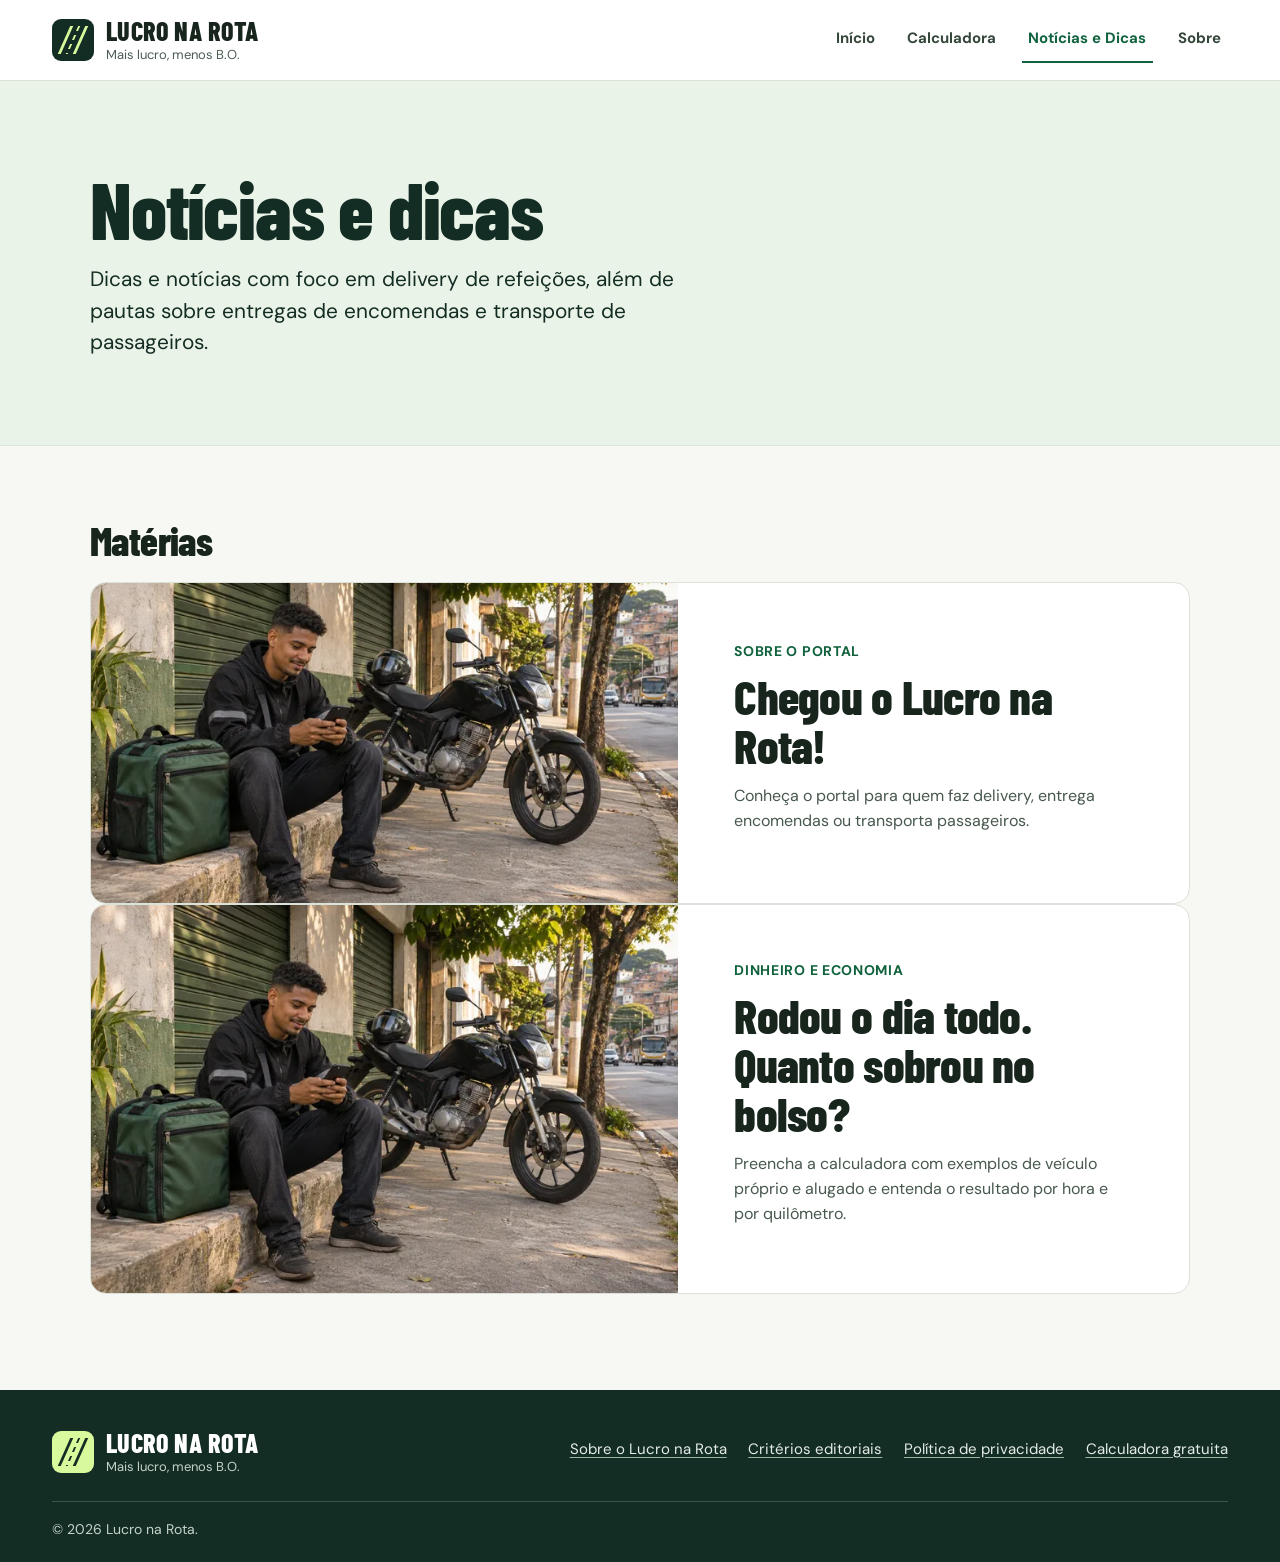
<file: noticias/index.html>
<!doctype html>
<html lang="pt-BR">
<head>
  <meta charset="utf-8">
  <meta name="viewport" content="width=device-width, initial-scale=1">
  <meta http-equiv="Content-Security-Policy" content="default-src 'self'; connect-src 'none'; object-src 'none'; base-uri 'none'; form-action 'none'">
  <meta name="referrer" content="strict-origin-when-cross-origin">
  <meta name="theme-color" content="#142d24">
  <title>Notícias e dicas | Lucro na Rota</title>
  <meta name="description" content="Notícias, dicas e explicações para quem faz entregas e corridas por aplicativo. Confira as matérias do Lucro na Rota.">
  <link rel="canonical" href="https://buniorcomj.github.io/calculadora-entregadores/noticias/">
  <link rel="stylesheet" href="../assets/css/site.css">
  <link rel="stylesheet" href="../assets/css/editorial.css">
  <script src="../assets/js/site.js" defer></script>
  <link rel="icon" href="../assets/imagens/icone.png" type="image/png">
</head>
<body data-page="noticias">
  <a class="skip-link" href="#conteudo">Pular para o conteúdo</a>
  <header class="site-header">
    <div class="header-inner wrap">
      <a class="brand" href="../">
        <span class="brand-mark" aria-hidden="true"></span>
        <span><strong>LUCRO NA ROTA</strong><small>Mais lucro, menos B.O.</small></span>
      </a>
      <button class="menu-toggle" type="button" aria-label="Abrir menu" aria-controls="menu-principal" aria-expanded="false">
        <span class="menu-icon" aria-hidden="true"></span><span class="menu-label">Menu</span>
      </button>
      <nav class="site-nav" id="menu-principal" aria-label="Navegação principal">
        <ul>
          <li><a href="../">Início</a></li>
          <li><a href="../calculadora/">Calculadora</a></li>
          <li><a href="../noticias/" aria-current="page">Notícias e Dicas</a></li>
          <li><a href="../sobre/">Sobre</a></li>
        </ul>
      </nav>
    </div>
  </header>
  <main id="conteudo" tabindex="-1">
    <header class="editorial-masthead">
      <div class="editorial-shell">
        <h1>Notícias e dicas</h1>
        <p>Dicas e notícias com foco em delivery de refeições, além de pautas sobre entregas de encomendas e transporte de passageiros.</p>
      </div>
    </header>

    <section class="editorial-shell archive" aria-labelledby="materias">
      <h2 id="materias">Matérias</h2>
      <article class="archive-card">
        <div class="archive-image">
          <img src="../assets/imagens/entregador-na-rota-720.webp" alt="" width="720" height="480" decoding="async">
        </div>
        <div class="archive-copy">
          <p class="editorial-topic">Sobre o portal</p>
          <h3><a href="./apresentacao.html">Chegou o Lucro na Rota!</a></h3>
          <p>Conheça o portal para quem faz delivery, entrega encomendas ou transporta passageiros.</p>
        </div>
      </article>
      <article class="archive-card">
        <div class="archive-image">
          <img src="../assets/imagens/entregador-na-rota-720.webp" alt="" width="720" height="480" decoding="async">
        </div>
        <div class="archive-copy">
          <p class="editorial-topic">Dinheiro e economia</p>
          <h3><a href="./tutorial-calculadora-financeira.html">Rodou o dia todo. Quanto sobrou no bolso?</a></h3>
          <p>Preencha a calculadora com exemplos de veículo próprio e alugado e entenda o resultado por hora e por quilômetro.</p>
        </div>
      </article>
      
    </section>
  </main>
  <footer class="site-footer">
    <div class="wrap">
      <div class="footer-inner">
        <a class="brand" href="../">
          <span class="brand-mark" aria-hidden="true"></span>
          <span><strong>LUCRO NA ROTA</strong><small>Mais lucro, menos B.O.</small></span>
        </a>
        <nav class="footer-nav" aria-label="Links do rodapé">
          <ul>
            <li><a href="../sobre/">Sobre o Lucro na Rota</a></li>
            <li><a href="../criterios-editoriais/">Critérios editoriais</a></li>
            <li><a href="../privacidade/">Política de privacidade</a></li>
            <li><a href="../calculadora/">Calculadora gratuita</a></li>
          </ul>
        </nav>
      </div>
      <p class="footer-legal">© 2026 Lucro na Rota.</p>
    </div>
  </footer>
</body>
</html>
</file>
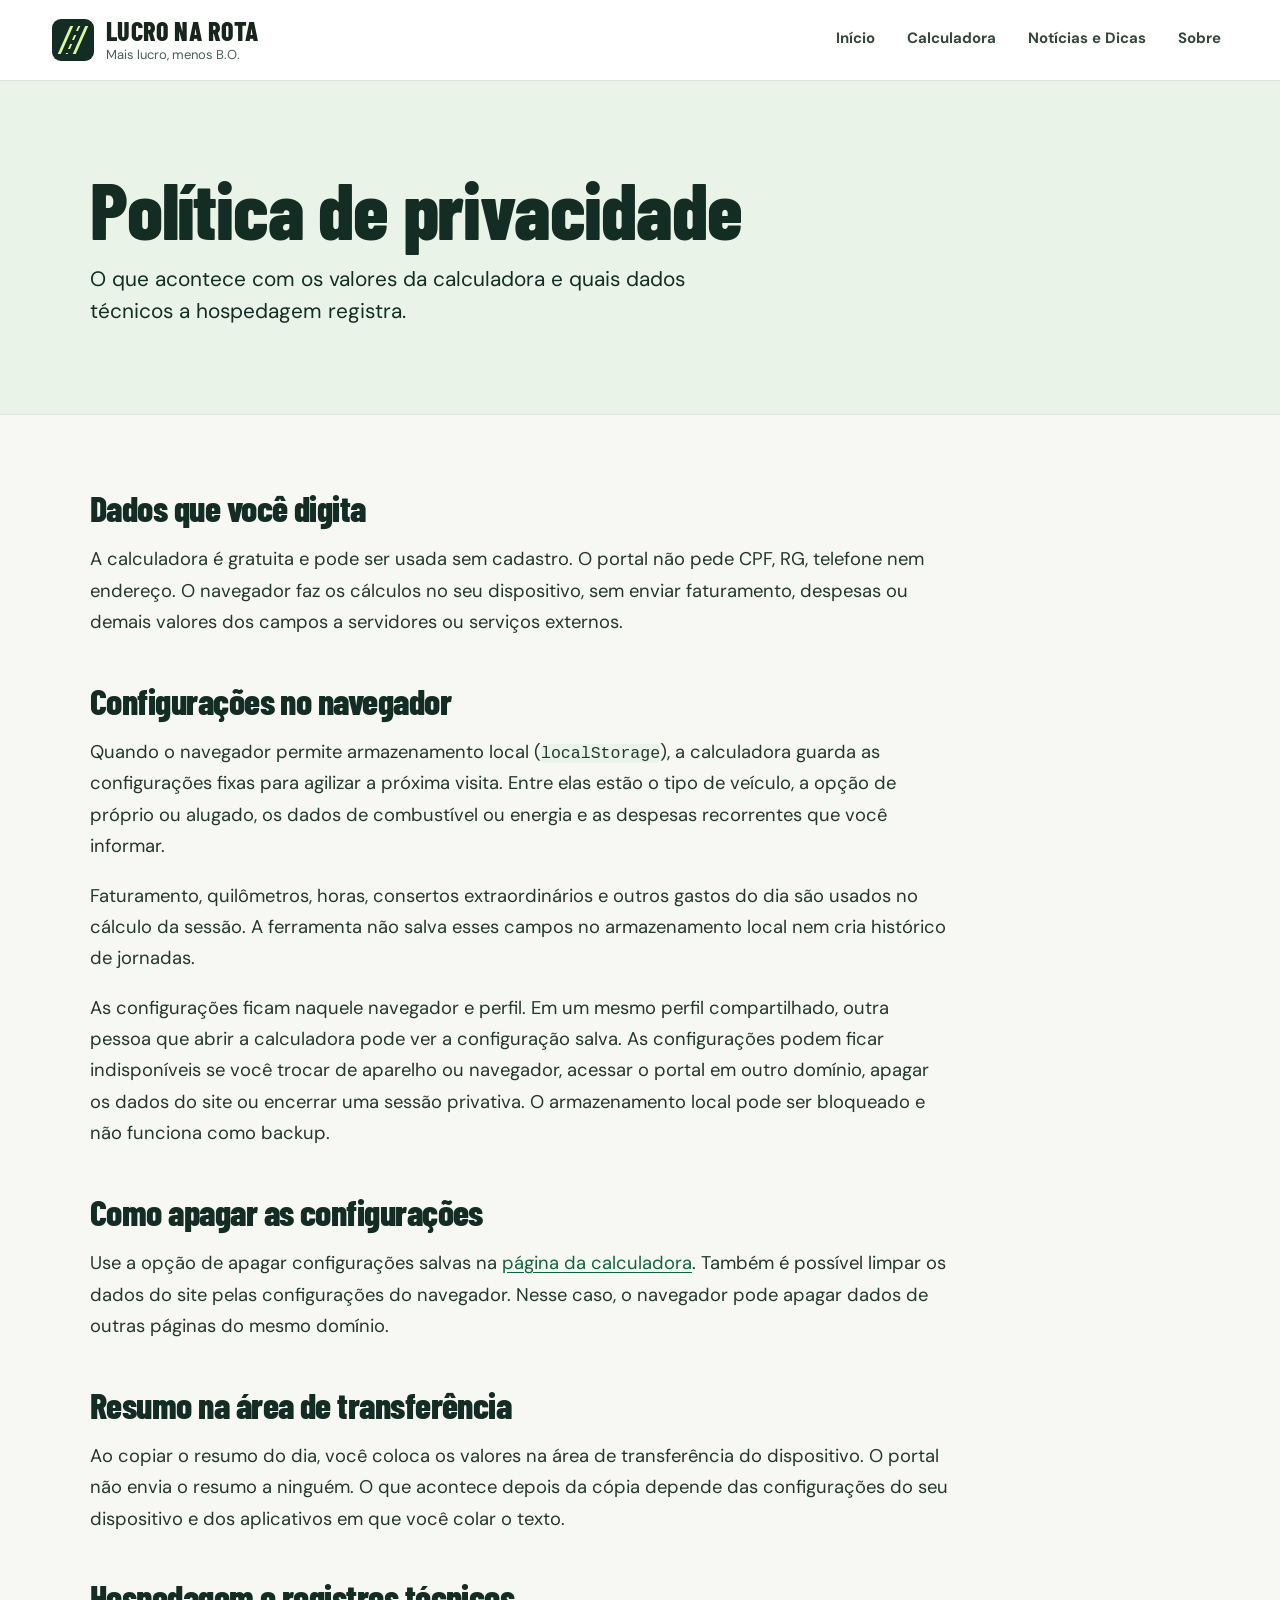
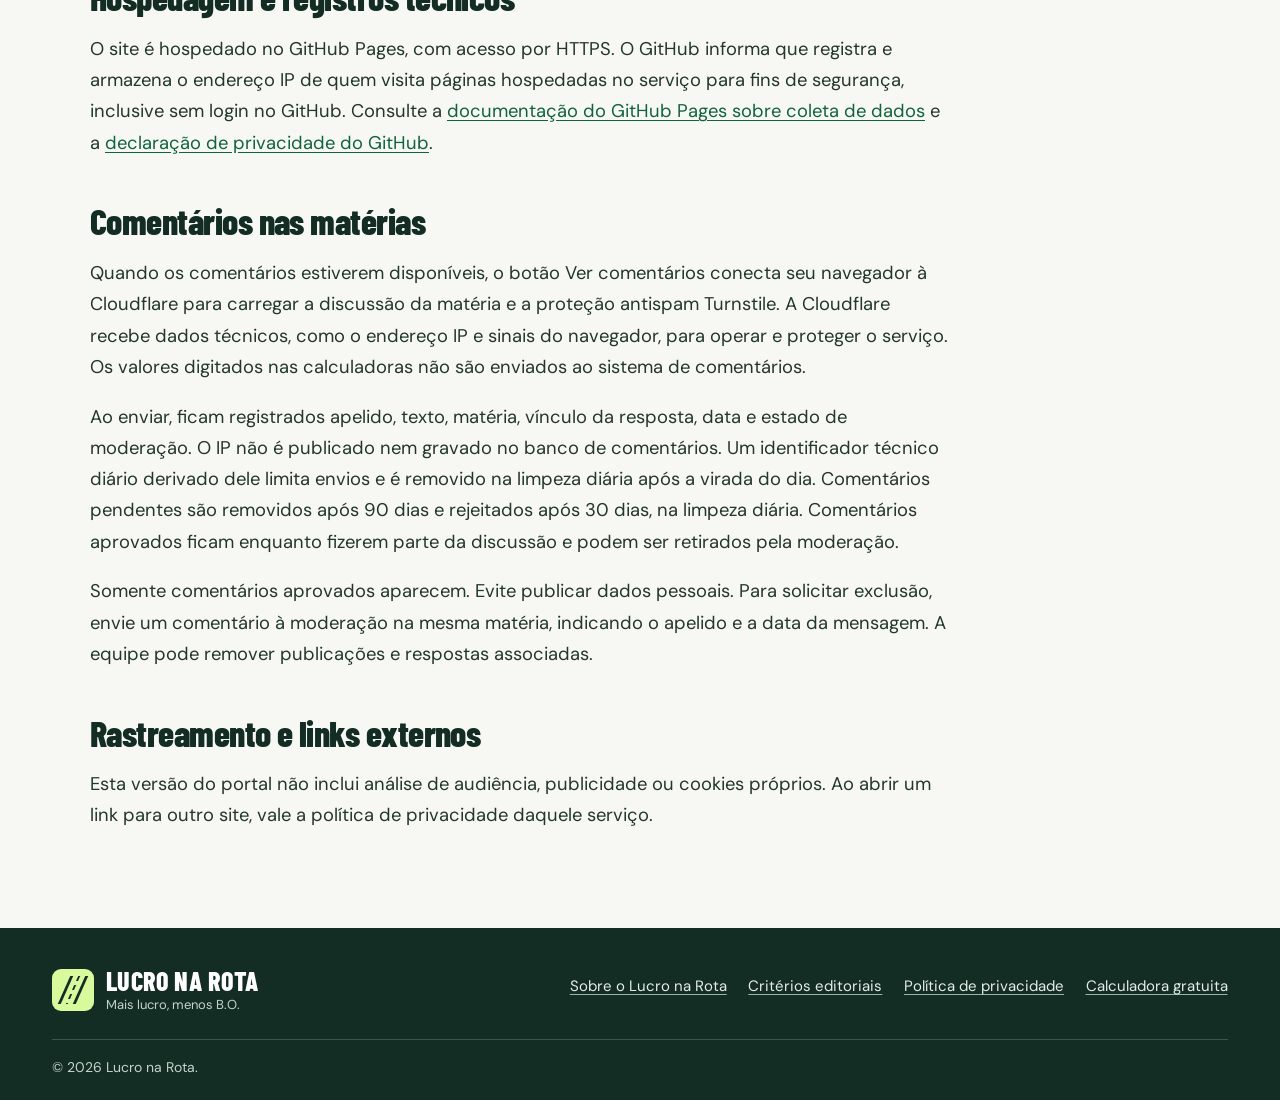
<file: privacidade/index.html>
<!doctype html>
<html lang="pt-BR">
<head>
  <meta charset="utf-8">
  <meta name="viewport" content="width=device-width, initial-scale=1">
  <meta http-equiv="Content-Security-Policy" content="default-src 'self'; connect-src 'none'; object-src 'none'; base-uri 'none'; form-action 'none'">
  <meta name="referrer" content="strict-origin-when-cross-origin">
  <meta name="theme-color" content="#142d24">
  <title>Política de privacidade | Lucro na Rota</title>
  <meta name="description" content="Confira como a calculadora do Lucro na Rota usa o armazenamento local, como apagar configurações e quais dados técnicos o GitHub Pages registra.">
  <link rel="canonical" href="https://buniorcomj.github.io/calculadora-entregadores/privacidade/">
  <link rel="stylesheet" href="../assets/css/site.css">
  <link rel="stylesheet" href="../assets/css/editorial.css">
  <script src="../assets/js/site.js" defer></script>
  <link rel="icon" href="../assets/imagens/icone.png" type="image/png">
</head>
<body>
  <a class="skip-link" href="#conteudo">Pular para o conteúdo</a>
  <header class="site-header">
    <div class="header-inner wrap">
      <a class="brand" href="../">
        <span class="brand-mark" aria-hidden="true"></span>
        <span><strong>LUCRO NA ROTA</strong><small>Mais lucro, menos B.O.</small></span>
      </a>
      <button class="menu-toggle" type="button" aria-label="Abrir menu" aria-controls="menu-principal" aria-expanded="false">
        <span class="menu-icon" aria-hidden="true"></span><span class="menu-label">Menu</span>
      </button>
      <nav class="site-nav" id="menu-principal" aria-label="Navegação principal">
        <ul>
          <li><a href="../">Início</a></li>
          <li><a href="../calculadora/">Calculadora</a></li>
          <li><a href="../noticias/">Notícias e Dicas</a></li>
          <li><a href="../sobre/">Sobre</a></li>
        </ul>
      </nav>
    </div>
  </header>
  <main id="conteudo" tabindex="-1">
    <header class="editorial-masthead">
      <div class="editorial-shell">
        <h1>Política de privacidade</h1>
        <p>O que acontece com os valores da calculadora e quais dados técnicos a hospedagem registra.</p>
      </div>
    </header>

    <article class="editorial-shell information-page">
      <div class="editorial-prose">
        <h2>Dados que você digita</h2>
        <p>A calculadora é gratuita e pode ser usada sem cadastro. O portal não pede CPF, RG, telefone nem endereço. O navegador faz os cálculos no seu dispositivo, sem enviar faturamento, despesas ou demais valores dos campos a servidores ou serviços externos.</p>

        <h2>Configurações no navegador</h2>
        <p>Quando o navegador permite armazenamento local (<code>localStorage</code>), a calculadora guarda as configurações fixas para agilizar a próxima visita. Entre elas estão o tipo de veículo, a opção de próprio ou alugado, os dados de combustível ou energia e as despesas recorrentes que você informar.</p>
        <p>Faturamento, quilômetros, horas, consertos extraordinários e outros gastos do dia são usados no cálculo da sessão. A ferramenta não salva esses campos no armazenamento local nem cria histórico de jornadas.</p>
        <p>As configurações ficam naquele navegador e perfil. Em um mesmo perfil compartilhado, outra pessoa que abrir a calculadora pode ver a configuração salva. As configurações podem ficar indisponíveis se você trocar de aparelho ou navegador, acessar o portal em outro domínio, apagar os dados do site ou encerrar uma sessão privativa. O armazenamento local pode ser bloqueado e não funciona como backup.</p>

        <h2>Como apagar as configurações</h2>
        <p>Use a opção de apagar configurações salvas na <a href="../calculadora/">página da calculadora</a>. Também é possível limpar os dados do site pelas configurações do navegador. Nesse caso, o navegador pode apagar dados de outras páginas do mesmo domínio.</p>

        <h2>Resumo na área de transferência</h2>
        <p>Ao copiar o resumo do dia, você coloca os valores na área de transferência do dispositivo. O portal não envia o resumo a ninguém. O que acontece depois da cópia depende das configurações do seu dispositivo e dos aplicativos em que você colar o texto.</p>

        <h2>Hospedagem e registros técnicos</h2>
        <p>O site é hospedado no GitHub Pages, com acesso por HTTPS. O GitHub informa que registra e armazena o endereço IP de quem visita páginas hospedadas no serviço para fins de segurança, inclusive sem login no GitHub. Consulte a <a href="https://docs.github.com/pt/pages/getting-started-with-github-pages/what-is-github-pages#data-collection">documentação do GitHub Pages sobre coleta de dados</a> e a <a href="https://docs.github.com/pt/site-policy/privacy-policies/github-general-privacy-statement">declaração de privacidade do GitHub</a>.</p>

        <h2 id="comentarios">Comentários nas matérias</h2>
        <p>Quando os comentários estiverem disponíveis, o botão Ver comentários conecta seu navegador à Cloudflare para carregar a discussão da matéria e a proteção antispam Turnstile. A Cloudflare recebe dados técnicos, como o endereço IP e sinais do navegador, para operar e proteger o serviço. Os valores digitados nas calculadoras não são enviados ao sistema de comentários.</p>
        <p>Ao enviar, ficam registrados apelido, texto, matéria, vínculo da resposta, data e estado de moderação. O IP não é publicado nem gravado no banco de comentários. Um identificador técnico diário derivado dele limita envios e é removido na limpeza diária após a virada do dia. Comentários pendentes são removidos após 90 dias e rejeitados após 30 dias, na limpeza diária. Comentários aprovados ficam enquanto fizerem parte da discussão e podem ser retirados pela moderação.</p>
        <p>Somente comentários aprovados aparecem. Evite publicar dados pessoais. Para solicitar exclusão, envie um comentário à moderação na mesma matéria, indicando o apelido e a data da mensagem. A equipe pode remover publicações e respostas associadas.</p>

        <h2>Rastreamento e links externos</h2>
        <p>Esta versão do portal não inclui análise de audiência, publicidade ou cookies próprios. Ao abrir um link para outro site, vale a política de privacidade daquele serviço.</p>
      </div>
    </article>
  </main>
  <footer class="site-footer">
    <div class="wrap">
      <div class="footer-inner">
        <a class="brand" href="../">
          <span class="brand-mark" aria-hidden="true"></span>
          <span><strong>LUCRO NA ROTA</strong><small>Mais lucro, menos B.O.</small></span>
        </a>
        <nav class="footer-nav" aria-label="Links do rodapé">
          <ul>
            <li><a href="../sobre/">Sobre o Lucro na Rota</a></li>
            <li><a href="../criterios-editoriais/">Critérios editoriais</a></li>
            <li><a href="../privacidade/">Política de privacidade</a></li>
            <li><a href="../calculadora/">Calculadora gratuita</a></li>
          </ul>
        </nav>
      </div>
      <p class="footer-legal">© 2026 Lucro na Rota.</p>
    </div>
  </footer>
</body>
</html>
</file>
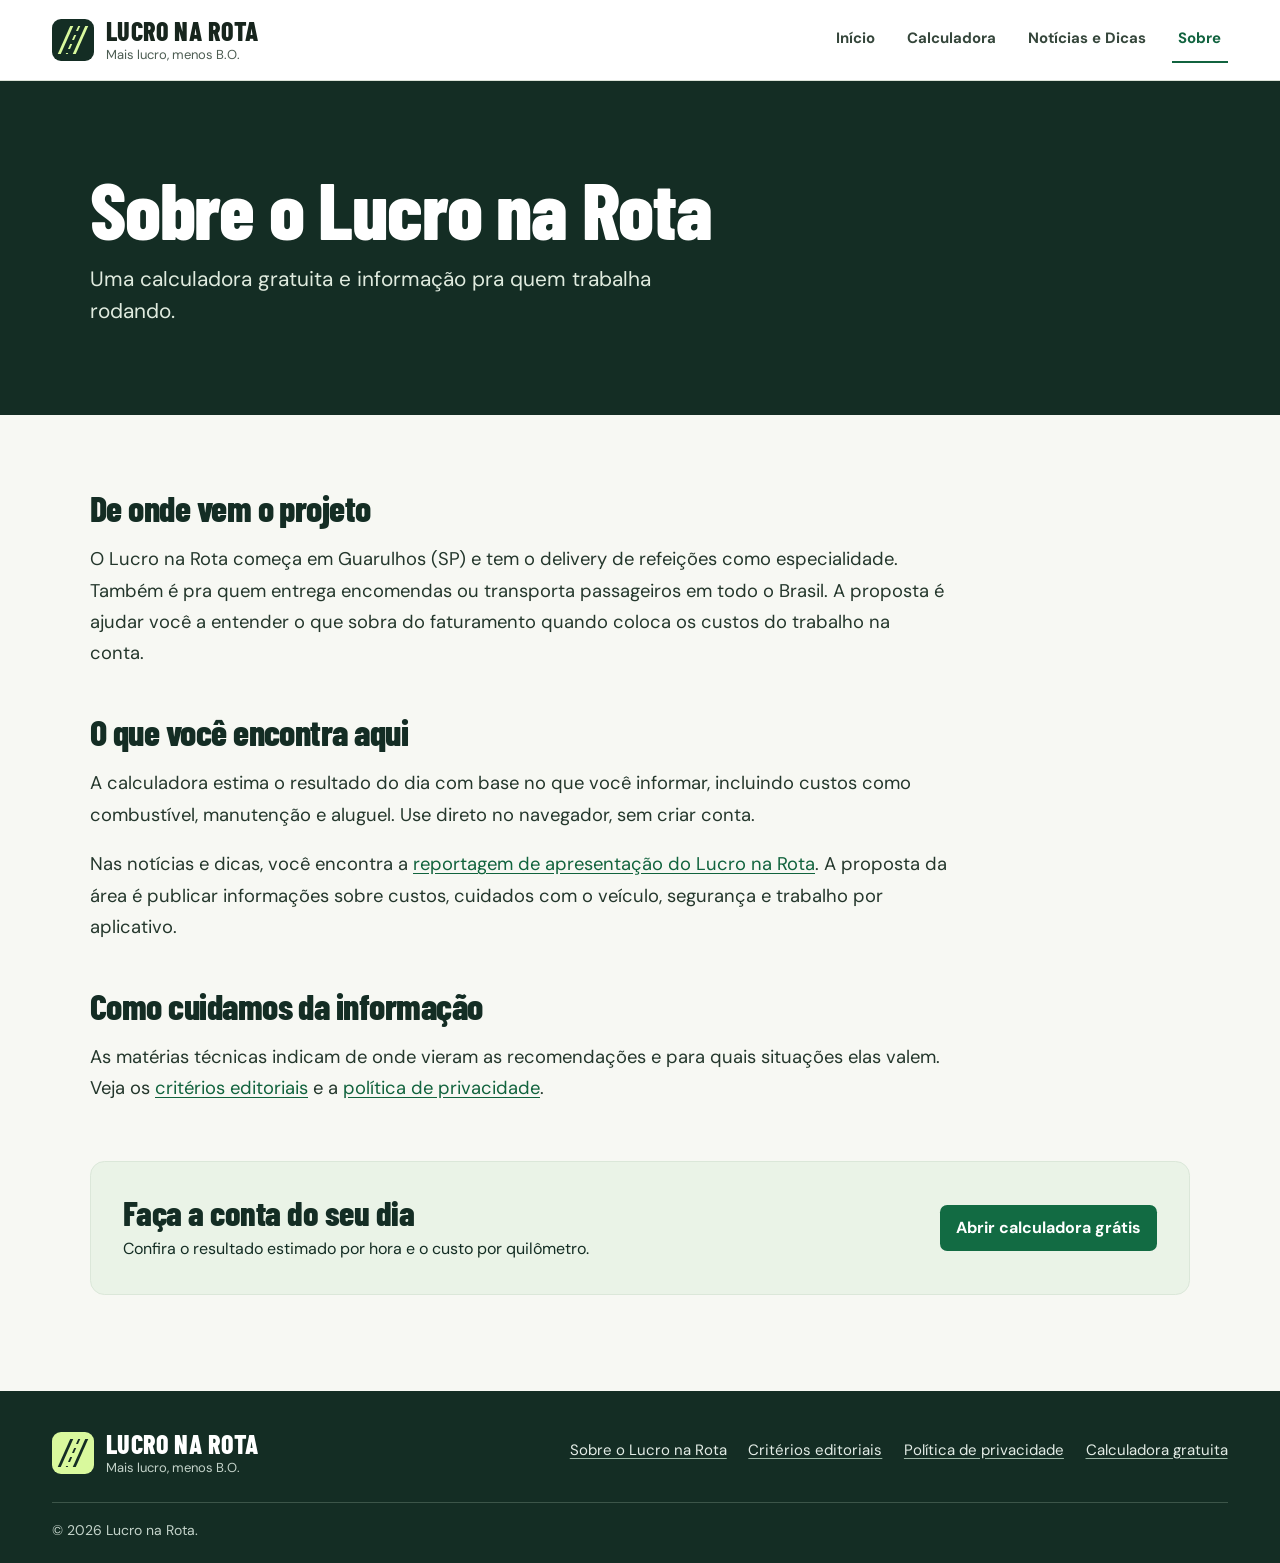
<file: sobre/index.html>
<!doctype html>
<html lang="pt-BR">
<head>
  <meta charset="utf-8">
  <meta name="viewport" content="width=device-width, initial-scale=1">
  <meta http-equiv="Content-Security-Policy" content="default-src 'self'; connect-src 'none'; object-src 'none'; base-uri 'none'; form-action 'none'">
  <meta name="referrer" content="strict-origin-when-cross-origin">
  <meta name="theme-color" content="#142d24">
  <title>Sobre o portal | Lucro na Rota</title>
  <meta name="description" content="Conheça o Lucro na Rota, projeto que começa em Guarulhos e reúne uma calculadora gratuita e informação para quem faz entregas e corridas no Brasil.">
  <link rel="canonical" href="https://buniorcomj.github.io/calculadora-entregadores/sobre/">
  <link rel="stylesheet" href="../assets/css/site.css">
  <link rel="stylesheet" href="../assets/css/editorial.css">
  <script src="../assets/js/site.js" defer></script>
  <link rel="icon" href="../assets/imagens/icone.png" type="image/png">
</head>
<body data-page="sobre">
  <a class="skip-link" href="#conteudo">Pular para o conteúdo</a>
  <header class="site-header">
    <div class="header-inner wrap">
      <a class="brand" href="../">
        <span class="brand-mark" aria-hidden="true"></span>
        <span><strong>LUCRO NA ROTA</strong><small>Mais lucro, menos B.O.</small></span>
      </a>
      <button class="menu-toggle" type="button" aria-label="Abrir menu" aria-controls="menu-principal" aria-expanded="false">
        <span class="menu-icon" aria-hidden="true"></span><span class="menu-label">Menu</span>
      </button>
      <nav class="site-nav" id="menu-principal" aria-label="Navegação principal">
        <ul>
          <li><a href="../">Início</a></li>
          <li><a href="../calculadora/">Calculadora</a></li>
          <li><a href="../noticias/">Notícias e Dicas</a></li>
          <li><a href="../sobre/" aria-current="page">Sobre</a></li>
        </ul>
      </nav>
    </div>
  </header>
  <main id="conteudo" tabindex="-1">
    <header class="editorial-masthead about-masthead">
      <div class="editorial-shell">
        <h1>Sobre o Lucro na Rota</h1>
        <p>Uma calculadora gratuita e informação pra quem trabalha rodando.</p>
      </div>
    </header>

    <div class="editorial-shell information-page">
      <div class="editorial-prose">
        <h2>De onde vem o projeto</h2>
        <p>O Lucro na Rota começa em Guarulhos (SP) e tem o delivery de refeições como especialidade. Também é pra quem entrega encomendas ou transporta passageiros em todo o Brasil. A proposta é ajudar você a entender o que sobra do faturamento quando coloca os custos do trabalho na conta.</p>

        <h2>O que você encontra aqui</h2>
        <p>A calculadora estima o resultado do dia com base no que você informar, incluindo custos como combustível, manutenção e aluguel. Use direto no navegador, sem criar conta.</p>
        <p>Nas notícias e dicas, você encontra a <a href="../noticias/apresentacao.html">reportagem de apresentação do Lucro na Rota</a>. A proposta da área é publicar informações sobre custos, cuidados com o veículo, segurança e trabalho por aplicativo.</p>

        <h2>Como cuidamos da informação</h2>
        <p>As matérias técnicas indicam de onde vieram as recomendações e para quais situações elas valem. Veja os <a href="../criterios-editoriais/">critérios editoriais</a> e a <a href="../privacidade/">política de privacidade</a>.</p>
      </div>

      <section class="editorial-cta" aria-labelledby="sobre-calculadora">
        <div>
          <h2 id="sobre-calculadora">Faça a conta do seu dia</h2>
          <p>Confira o resultado estimado por hora e o custo por quilômetro.</p>
        </div>
        <a class="editorial-button" href="../calculadora/">Abrir calculadora grátis</a>
      </section>
    </div>
  </main>
  <footer class="site-footer">
    <div class="wrap">
      <div class="footer-inner">
        <a class="brand" href="../">
          <span class="brand-mark" aria-hidden="true"></span>
          <span><strong>LUCRO NA ROTA</strong><small>Mais lucro, menos B.O.</small></span>
        </a>
        <nav class="footer-nav" aria-label="Links do rodapé">
          <ul>
            <li><a href="../sobre/">Sobre o Lucro na Rota</a></li>
            <li><a href="../criterios-editoriais/">Critérios editoriais</a></li>
            <li><a href="../privacidade/">Política de privacidade</a></li>
            <li><a href="../calculadora/">Calculadora gratuita</a></li>
          </ul>
        </nav>
      </div>
      <p class="footer-legal">© 2026 Lucro na Rota.</p>
    </div>
  </footer>
</body>
</html>
</file>
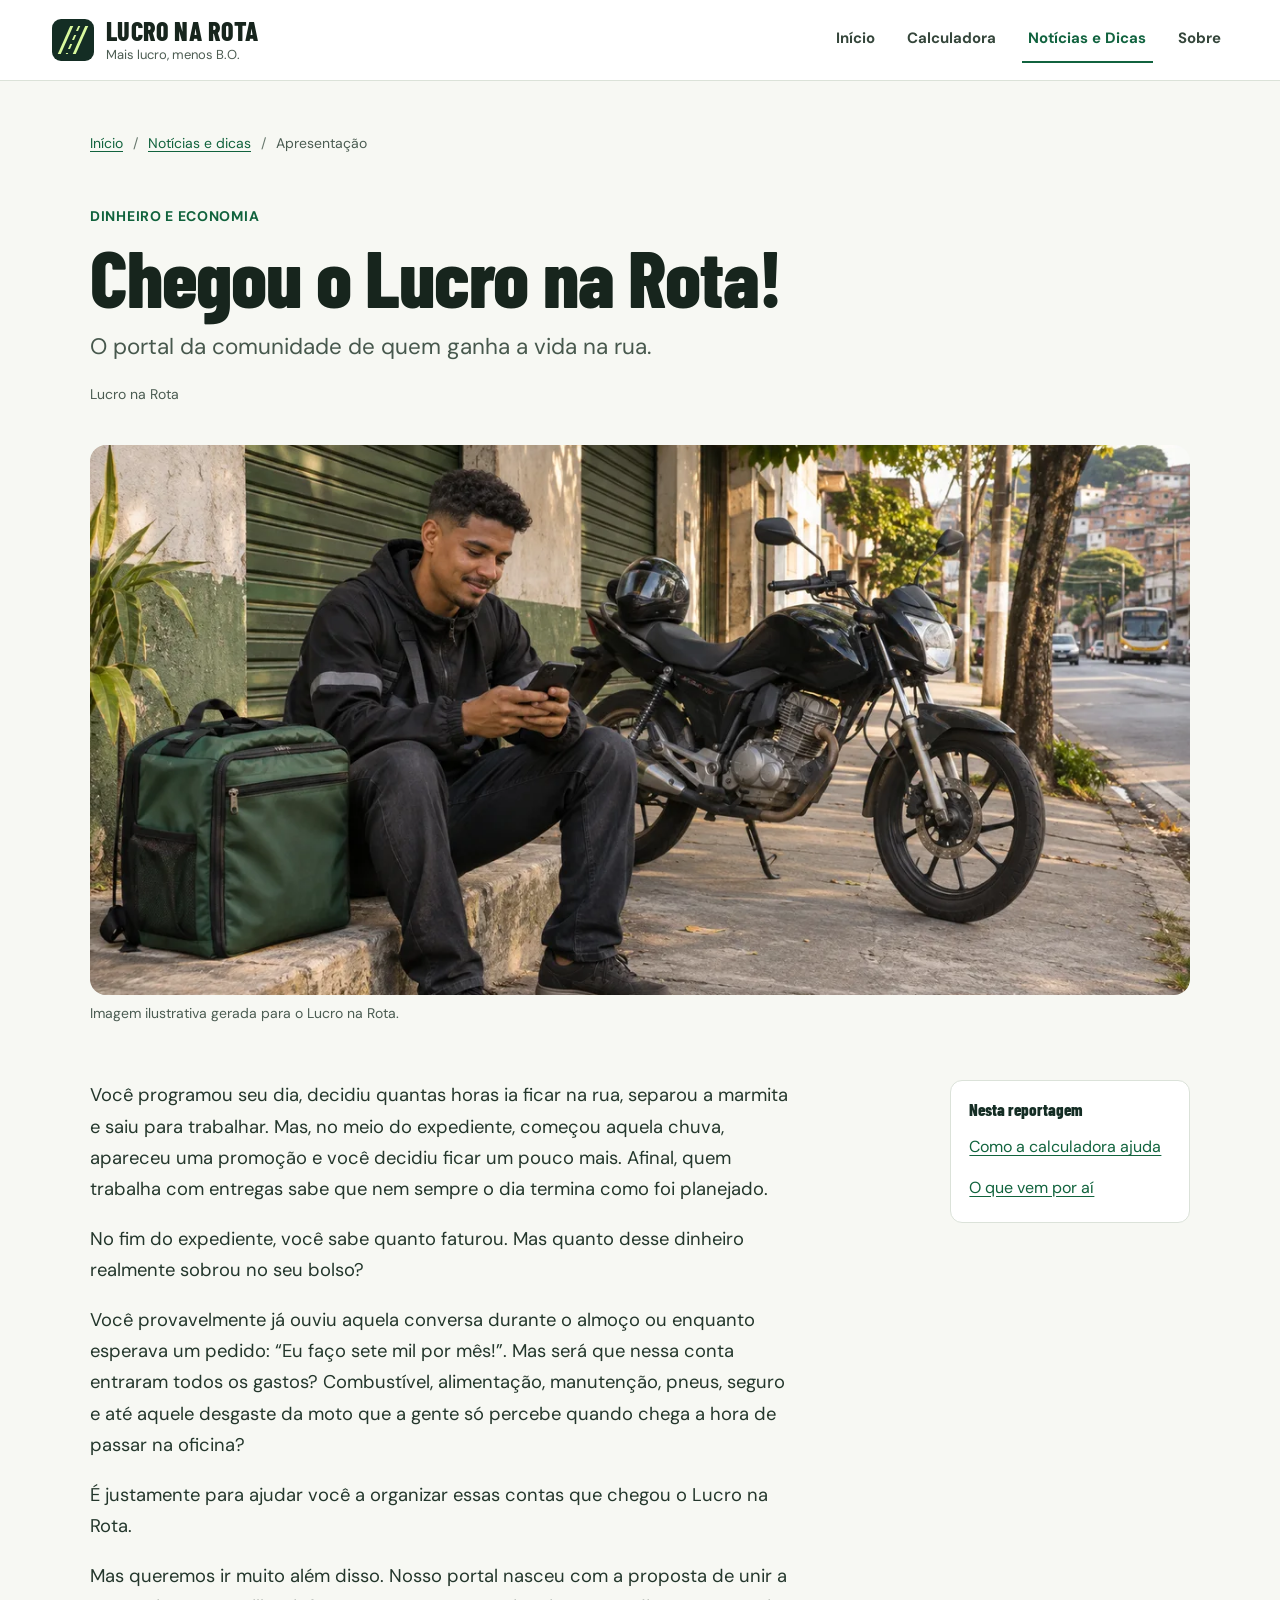
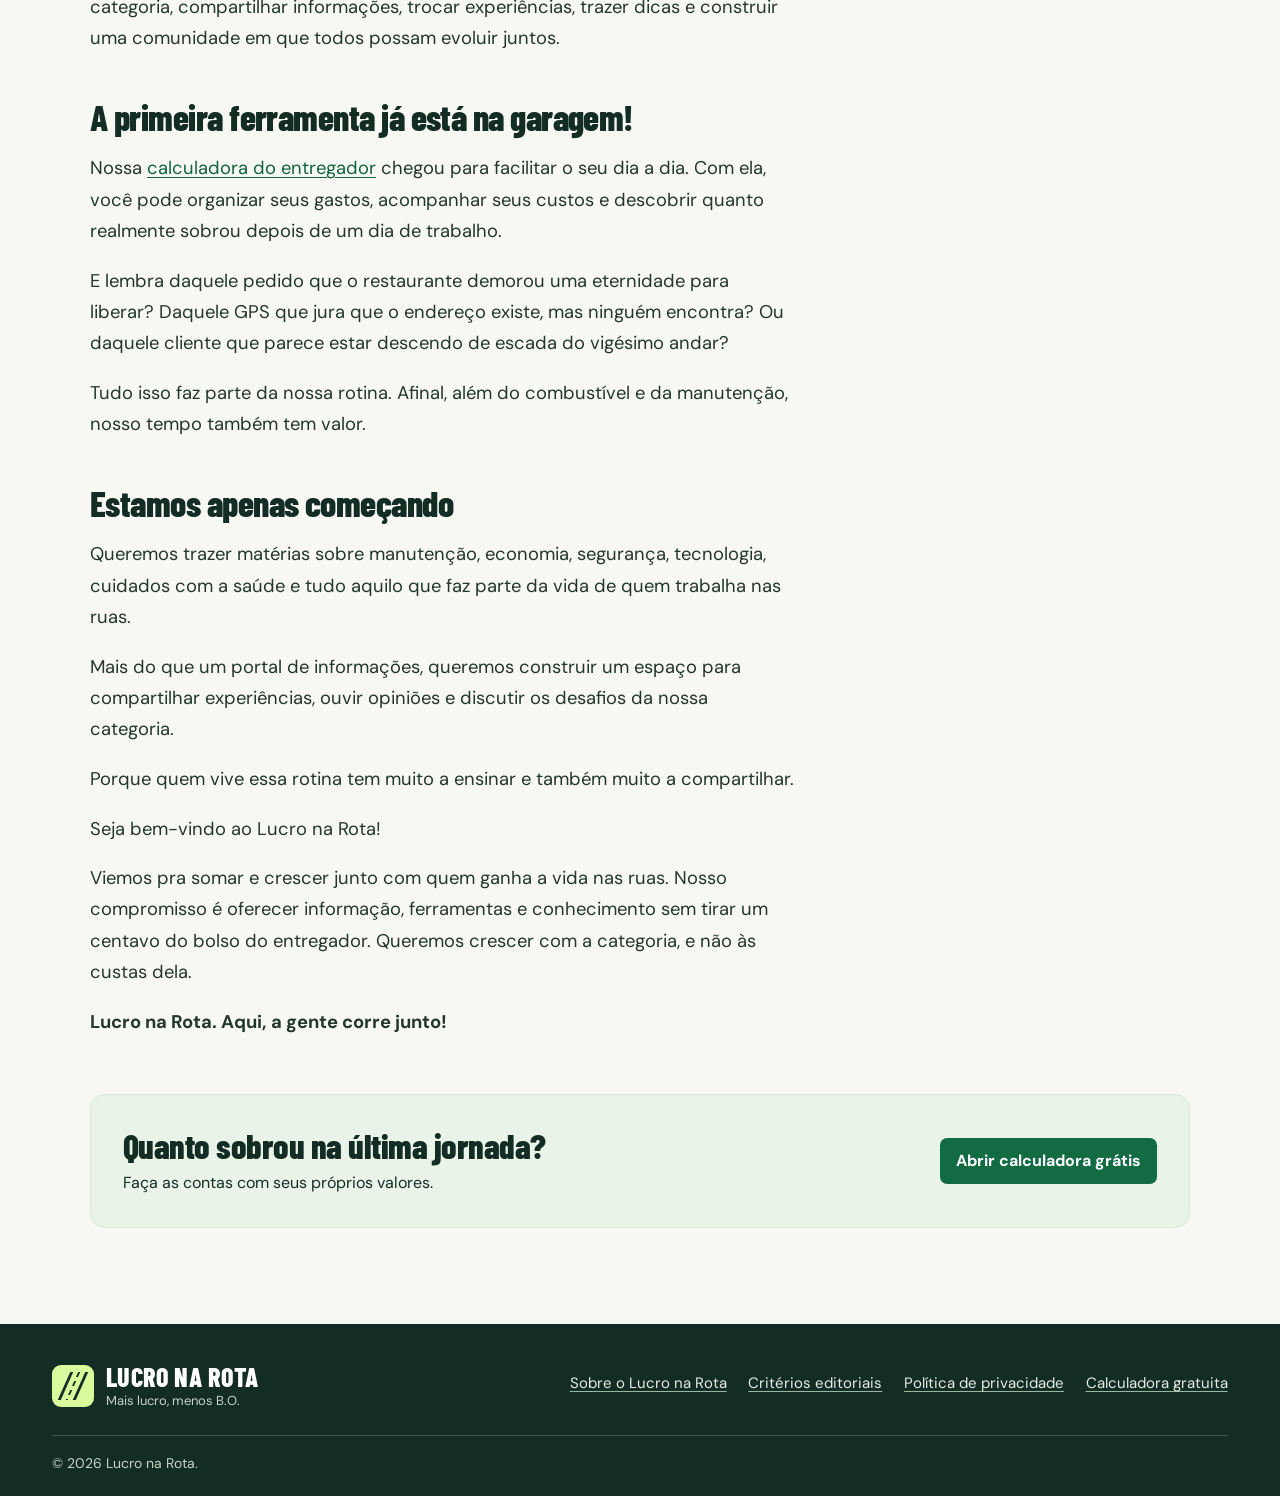
<file: noticias/apresentacao.html>
<!doctype html>
<html lang="pt-BR">
<head>
  <meta charset="utf-8">
  <meta name="viewport" content="width=device-width, initial-scale=1">
  <meta http-equiv="Content-Security-Policy" content="default-src 'self'; connect-src 'none'; object-src 'none'; base-uri 'none'; form-action 'none'">
  <meta name="referrer" content="strict-origin-when-cross-origin">
  <meta name="theme-color" content="#142d24">
  <title>Chegou o Lucro na Rota!</title>
  <meta name="description" content="Conheça o Lucro na Rota, um portal de notícias, dicas e uma calculadora grátis para entender quanto sobra de um dia de entregas ou corridas.">
  <link rel="canonical" href="https://buniorcomj.github.io/calculadora-entregadores/noticias/apresentacao.html">
  <meta property="og:type" content="article">
  <meta property="og:locale" content="pt_BR">
  <meta property="og:site_name" content="Lucro na Rota">
  <meta property="og:title" content="Chegou o Lucro na Rota!">
  <meta property="og:description" content="O portal da comunidade de quem ganha a vida na rua.">
  <meta property="og:url" content="https://buniorcomj.github.io/calculadora-entregadores/noticias/apresentacao.html">
  <meta property="og:image" content="https://buniorcomj.github.io/calculadora-entregadores/assets/imagens/entregador-na-rota.webp">
  <meta property="og:image:alt" content="Entregador olha o celular ao lado de uma moto estacionada e de uma mochila térmica verde">
  <link rel="stylesheet" href="../assets/css/site.css">
  <link rel="stylesheet" href="../assets/css/editorial.css">
  <script src="../assets/js/site.js" defer></script>
  <link rel="icon" href="../assets/imagens/icone.png" type="image/png">
  <script type="module" src="../assets/js/comentarios.mjs"></script>
</head>
<body data-page="noticias">
  <a class="skip-link" href="#conteudo">Pular para o conteúdo</a>
  <header class="site-header">
    <div class="header-inner wrap">
      <a class="brand" href="../">
        <span class="brand-mark" aria-hidden="true"></span>
        <span><strong>LUCRO NA ROTA</strong><small>Mais lucro, menos B.O.</small></span>
      </a>
      <button class="menu-toggle" type="button" aria-label="Abrir menu" aria-controls="menu-principal" aria-expanded="false">
        <span class="menu-icon" aria-hidden="true"></span><span class="menu-label">Menu</span>
      </button>
      <nav class="site-nav" id="menu-principal" aria-label="Navegação principal">
        <ul>
          <li><a href="../">Início</a></li>
          <li><a href="../calculadora/">Calculadora</a></li>
          <li><a href="../noticias/" class="nav-section">Notícias e Dicas</a></li>
          <li><a href="../sobre/">Sobre</a></li>
        </ul>
      </nav>
    </div>
  </header>
  <main id="conteudo" tabindex="-1" class="editorial-shell story">
    <nav class="editorial-breadcrumb" aria-label="Localização">
      <ol>
        <li><a href="../">Início</a></li>
        <li><a href="./">Notícias e dicas</a></li>
        <li aria-current="page">Apresentação</li>
      </ol>
    </nav>

    <article>
      <header class="story-header">
        <p class="editorial-topic">Dinheiro e economia</p>
        <h1>Chegou o Lucro na Rota!</h1>
        <p class="story-deck">O portal da comunidade de quem ganha a vida na rua.</p>
        <p class="story-byline">Lucro na Rota</p>
      </header>

      <figure class="story-figure">
        <img src="../assets/imagens/entregador-na-rota.webp" srcset="../assets/imagens/entregador-na-rota-720.webp 720w, ../assets/imagens/entregador-na-rota.webp 1200w" sizes="(max-width: 1140px) calc(100vw - 2rem), 1100px" alt="Entregador olha o celular ao lado de uma moto estacionada e de uma mochila térmica verde" width="1200" height="800" decoding="async" fetchpriority="high">
        <figcaption>Imagem ilustrativa gerada para o Lucro na Rota.</figcaption>
      </figure>

      <div class="story-layout">
        <div class="editorial-prose">
          <p>Você programou seu dia, decidiu quantas horas ia ficar na rua, separou a marmita e saiu para trabalhar. Mas, no meio do expediente, começou aquela chuva, apareceu uma promoção e você decidiu ficar um pouco mais. Afinal, quem trabalha com entregas sabe que nem sempre o dia termina como foi planejado.</p>
          <p>No fim do expediente, você sabe quanto faturou. Mas quanto desse dinheiro realmente sobrou no seu bolso?</p>
          <p>Você provavelmente já ouviu aquela conversa durante o almoço ou enquanto esperava um pedido: “Eu faço sete mil por mês!”. Mas será que nessa conta entraram todos os gastos? Combustível, alimentação, manutenção, pneus, seguro e até aquele desgaste da moto que a gente só percebe quando chega a hora de passar na oficina?</p>
          <p>É justamente para ajudar você a organizar essas contas que chegou o Lucro na Rota.</p>
          <p>Mas queremos ir muito além disso. Nosso portal nasceu com a proposta de unir a categoria, compartilhar informações, trocar experiências, trazer dicas e construir uma comunidade em que todos possam evoluir juntos.</p>
          <h2 id="calculadora">A primeira ferramenta já está na garagem!</h2>
          <p>Nossa <a href="../calculadora/">calculadora do entregador</a> chegou para facilitar o seu dia a dia. Com ela, você pode organizar seus gastos, acompanhar seus custos e descobrir quanto realmente sobrou depois de um dia de trabalho.</p>
          <p>E lembra daquele pedido que o restaurante demorou uma eternidade para liberar? Daquele GPS que jura que o endereço existe, mas ninguém encontra? Ou daquele cliente que parece estar descendo de escada do vigésimo andar?</p>
          <p>Tudo isso faz parte da nossa rotina. Afinal, além do combustível e da manutenção, nosso tempo também tem valor.</p>
          <h2 id="portal">Estamos apenas começando</h2>
          <p>Queremos trazer matérias sobre manutenção, economia, segurança, tecnologia, cuidados com a saúde e tudo aquilo que faz parte da vida de quem trabalha nas ruas.</p>
          <p>Mais do que um portal de informações, queremos construir um espaço para compartilhar experiências, ouvir opiniões e discutir os desafios da nossa categoria.</p>
          <p>Porque quem vive essa rotina tem muito a ensinar e também muito a compartilhar.</p>
          <p>Seja bem-vindo ao Lucro na Rota!</p>
          <p>Viemos pra somar e crescer junto com quem ganha a vida nas ruas. Nosso compromisso é oferecer informação, ferramentas e conhecimento sem tirar um centavo do bolso do entregador. Queremos crescer com a categoria, e não às custas dela.</p>
          <p><strong>Lucro na Rota. Aqui, a gente corre junto!</strong></p>
        </div>

        <aside class="story-contents" aria-labelledby="nesta-reportagem">
          <h2 id="nesta-reportagem">Nesta reportagem</h2>
          <ul>
            
            <li><a href="#calculadora">Como a calculadora ajuda</a></li>
            <li><a href="#portal">O que vem por aí</a></li>
          </ul>
        </aside>
      </div>

      <footer class="editorial-cta">
        <div>
          <h2>Quanto sobrou na última jornada?</h2>
          <p>Faça as contas com seus próprios valores.</p>
        </div>
        <a class="editorial-button" href="../calculadora/">Abrir calculadora grátis</a>
      </footer>
    </article>
    <section class="editorial-shell comentarios" data-comentarios="apresentacao" aria-labelledby="titulo-comentarios" hidden>
      <h2 id="titulo-comentarios">Comentários</h2>
      <p>Ao abrir, você se conecta ao serviço de comentários e à proteção antispam da Cloudflare. <a href="../privacidade/#comentarios">Saiba quais dados são tratados</a>.</p>
      <button class="editorial-button" type="button" hidden>Ver comentários</button>
    </section>
  </main>
  <footer class="site-footer">
    <div class="wrap">
      <div class="footer-inner">
        <a class="brand" href="../">
          <span class="brand-mark" aria-hidden="true"></span>
          <span><strong>LUCRO NA ROTA</strong><small>Mais lucro, menos B.O.</small></span>
        </a>
        <nav class="footer-nav" aria-label="Links do rodapé">
          <ul>
            <li><a href="../sobre/">Sobre o Lucro na Rota</a></li>
            <li><a href="../criterios-editoriais/">Critérios editoriais</a></li>
            <li><a href="../privacidade/">Política de privacidade</a></li>
            <li><a href="../calculadora/">Calculadora gratuita</a></li>
          </ul>
        </nav>
      </div>
      <p class="footer-legal">© 2026 Lucro na Rota.</p>
    </div>
  </footer>
</body>
</html>
</file>
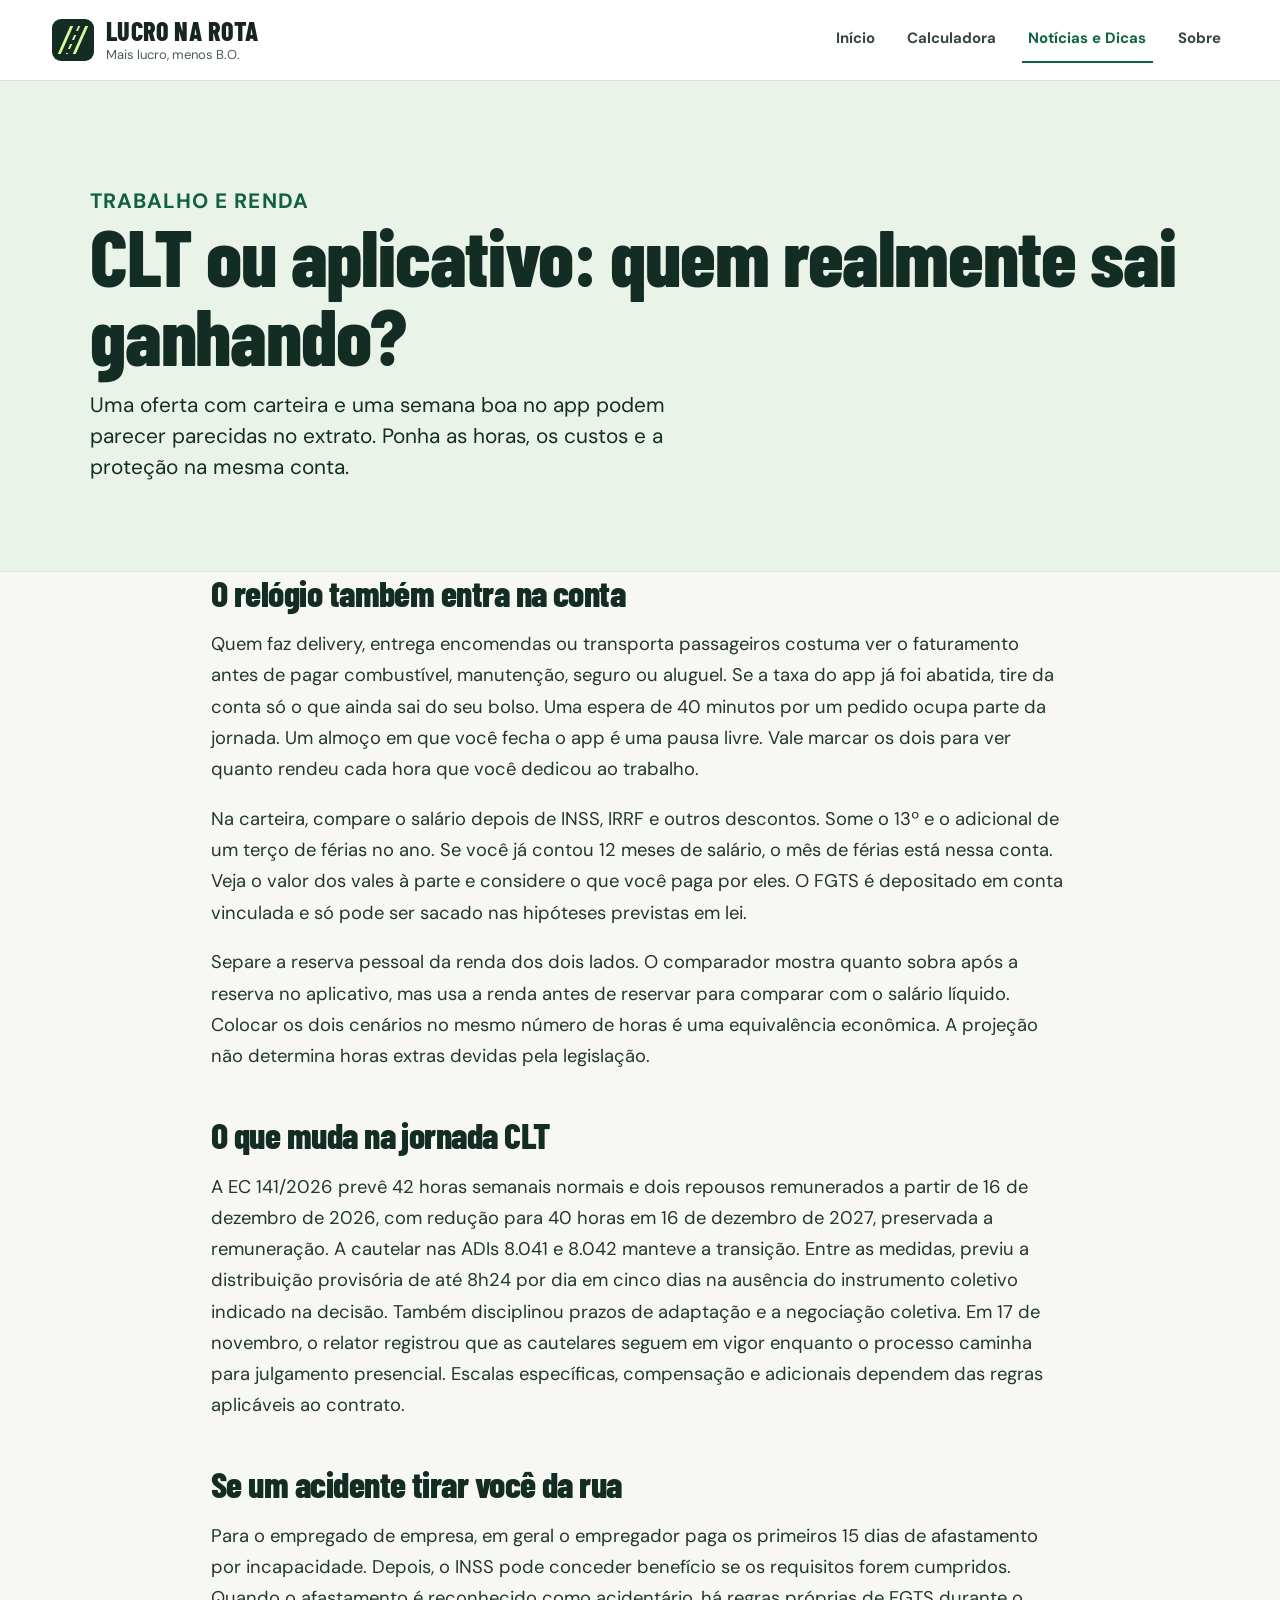
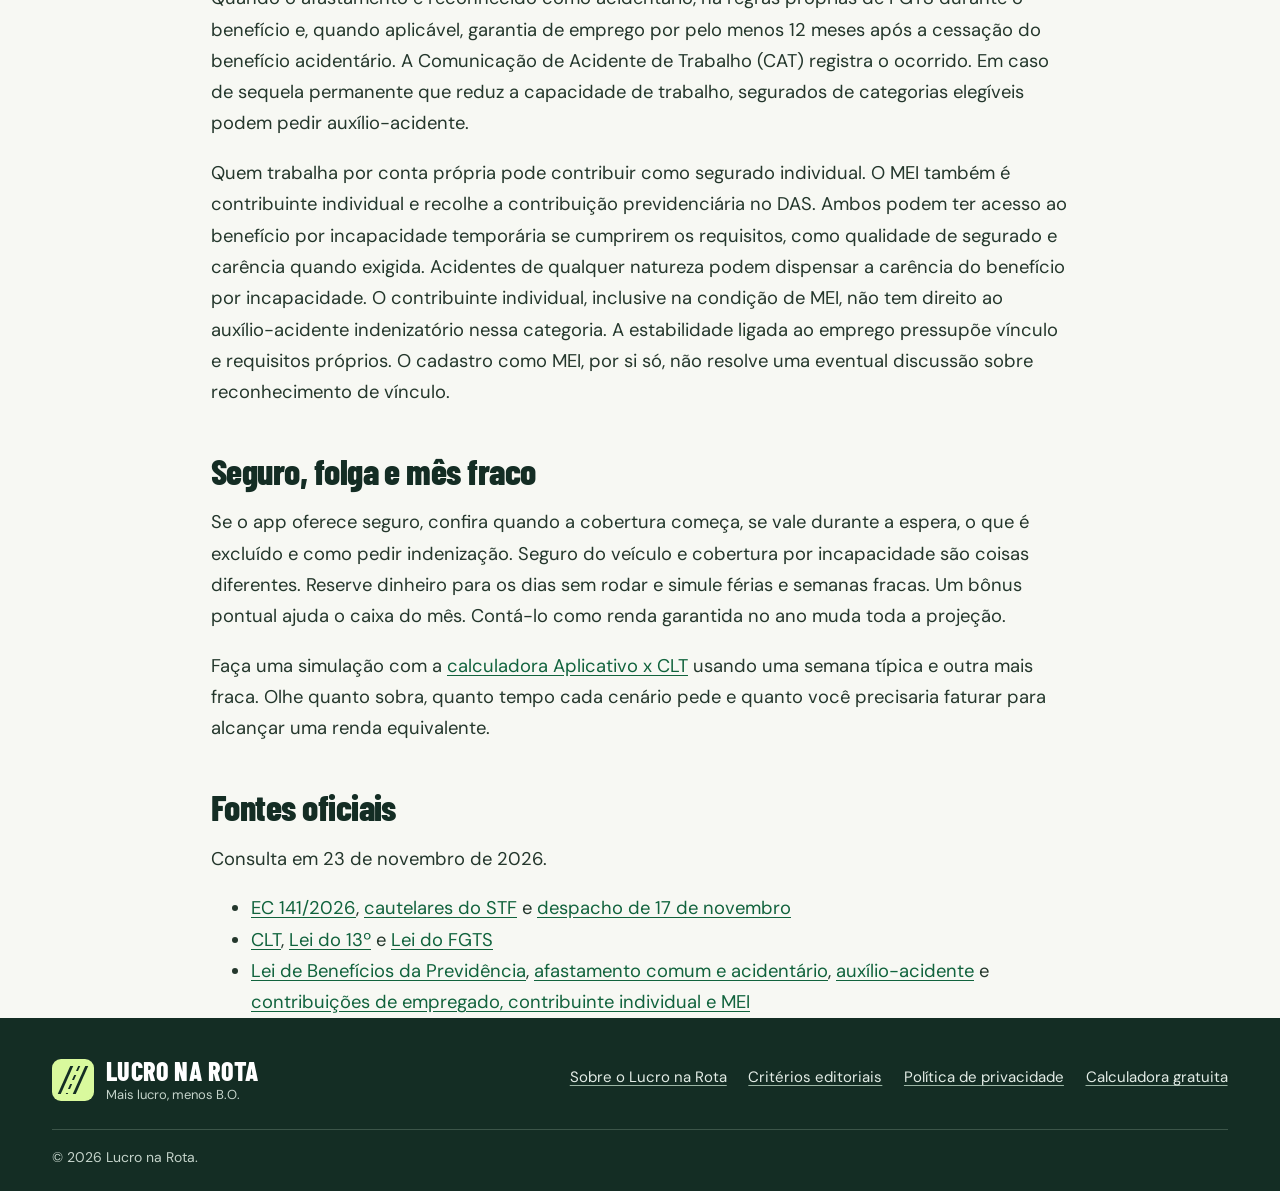
<file: noticias/clt-ou-aplicativo.html>
<!doctype html>
<html lang="pt-BR">
<head>
  <meta charset="utf-8">
  <meta name="viewport" content="width=device-width, initial-scale=1">
  <meta http-equiv="Content-Security-Policy" content="default-src 'self'; connect-src 'none'; object-src 'none'; base-uri 'none'; form-action 'none'">
  <meta name="referrer" content="strict-origin-when-cross-origin">
  <meta name="theme-color" content="#142d24">
  <title>CLT ou aplicativo: quem realmente sai ganhando? | Lucro na Rota</title>
  <meta name="description" content="Compare renda, direitos, previdência e riscos no trabalho por aplicativo e no emprego CLT.">
  <link rel="canonical" href="https://buniorcomj.github.io/calculadora-entregadores/noticias/clt-ou-aplicativo.html">
  <link rel="stylesheet" href="../assets/css/site.css">
  <link rel="stylesheet" href="../assets/css/editorial.css">
  <script src="../assets/js/site.js" defer></script>
  <link rel="icon" href="../assets/imagens/icone.png" type="image/png">
  <script type="module" src="../assets/js/comentarios.mjs"></script>
</head>
<body data-page="noticias">
  <a class="skip-link" href="#conteudo">Pular para o conteúdo</a>
  <header class="site-header">
    <div class="header-inner wrap">
      <a class="brand" href="../">
        <span class="brand-mark" aria-hidden="true"></span>
        <span><strong>LUCRO NA ROTA</strong><small>Mais lucro, menos B.O.</small></span>
      </a>
      <button class="menu-toggle" type="button" aria-label="Abrir menu" aria-controls="menu-principal" aria-expanded="false">
        <span class="menu-icon" aria-hidden="true"></span><span class="menu-label">Menu</span>
      </button>
      <nav class="site-nav" id="menu-principal" aria-label="Navegação principal">
        <ul>
          <li><a href="../">Início</a></li>
          <li><a href="../calculadora/">Calculadora</a></li>
          <li><a href="../noticias/" class="nav-section">Notícias e Dicas</a></li>
          <li><a href="../sobre/">Sobre</a></li>
        </ul>
      </nav>
    </div>
  </header>
  <main id="conteudo" tabindex="-1">
    <article>
      <header class="editorial-masthead">
        <div class="editorial-shell">
          <p class="editorial-topic">Trabalho e renda</p>
          <h1>CLT ou aplicativo: quem realmente sai ganhando?</h1>
          <p>Uma oferta com carteira e uma semana boa no app podem parecer parecidas no extrato. Ponha as horas, os custos e a proteção na mesma conta.</p>
        </div>
      </header>
      <div class="editorial-shell editorial-prose">
        <h2>O relógio também entra na conta</h2>
        <p>Quem faz delivery, entrega encomendas ou transporta passageiros costuma ver o faturamento antes de pagar combustível, manutenção, seguro ou aluguel. Se a taxa do app já foi abatida, tire da conta só o que ainda sai do seu bolso. Uma espera de 40 minutos por um pedido ocupa parte da jornada. Um almoço em que você fecha o app é uma pausa livre. Vale marcar os dois para ver quanto rendeu cada hora que você dedicou ao trabalho.</p>
        <p>Na carteira, compare o salário depois de INSS, IRRF e outros descontos. Some o 13º e o adicional de um terço de férias no ano. Se você já contou 12 meses de salário, o mês de férias está nessa conta. Veja o valor dos vales à parte e considere o que você paga por eles. O FGTS é depositado em conta vinculada e só pode ser sacado nas hipóteses previstas em lei.</p>

        <p>Separe a reserva pessoal da renda dos dois lados. O comparador mostra quanto sobra após a reserva no aplicativo, mas usa a renda antes de reservar para comparar com o salário líquido. Colocar os dois cenários no mesmo número de horas é uma equivalência econômica. A projeção não determina horas extras devidas pela legislação.</p>

        <h2>O que muda na jornada CLT</h2>
        <p>A EC 141/2026 prevê 42 horas semanais normais e dois repousos remunerados a partir de 16 de dezembro de 2026, com redução para 40 horas em 16 de dezembro de 2027, preservada a remuneração. A cautelar nas ADIs 8.041 e 8.042 manteve a transição. Entre as medidas, previu a distribuição provisória de até 8h24 por dia em cinco dias na ausência do instrumento coletivo indicado na decisão. Também disciplinou prazos de adaptação e a negociação coletiva. Em 17 de novembro, o relator registrou que as cautelares seguem em vigor enquanto o processo caminha para julgamento presencial. Escalas específicas, compensação e adicionais dependem das regras aplicáveis ao contrato.</p>

        <h2>Se um acidente tirar você da rua</h2>
        <p>Para o empregado de empresa, em geral o empregador paga os primeiros 15 dias de afastamento por incapacidade. Depois, o INSS pode conceder benefício se os requisitos forem cumpridos. Quando o afastamento é reconhecido como acidentário, há regras próprias de FGTS durante o benefício e, quando aplicável, garantia de emprego por pelo menos 12 meses após a cessação do benefício acidentário. A Comunicação de Acidente de Trabalho (CAT) registra o ocorrido. Em caso de sequela permanente que reduz a capacidade de trabalho, segurados de categorias elegíveis podem pedir auxílio-acidente.</p>
        <p>Quem trabalha por conta própria pode contribuir como segurado individual. O MEI também é contribuinte individual e recolhe a contribuição previdenciária no DAS. Ambos podem ter acesso ao benefício por incapacidade temporária se cumprirem os requisitos, como qualidade de segurado e carência quando exigida. Acidentes de qualquer natureza podem dispensar a carência do benefício por incapacidade. O contribuinte individual, inclusive na condição de MEI, não tem direito ao auxílio-acidente indenizatório nessa categoria. A estabilidade ligada ao emprego pressupõe vínculo e requisitos próprios. O cadastro como MEI, por si só, não resolve uma eventual discussão sobre reconhecimento de vínculo.</p>

        <h2>Seguro, folga e mês fraco</h2>
        <p>Se o app oferece seguro, confira quando a cobertura começa, se vale durante a espera, o que é excluído e como pedir indenização. Seguro do veículo e cobertura por incapacidade são coisas diferentes. Reserve dinheiro para os dias sem rodar e simule férias e semanas fracas. Um bônus pontual ajuda o caixa do mês. Contá-lo como renda garantida no ano muda toda a projeção.</p>
        <p>Faça uma simulação com a <a href="../aplicativo-x-clt/">calculadora Aplicativo x CLT</a> usando uma semana típica e outra mais fraca. Olhe quanto sobra, quanto tempo cada cenário pede e quanto você precisaria faturar para alcançar uma renda equivalente.</p>

        <h2>Fontes oficiais</h2>
        <p>Consulta em <time datetime="2026-11-23">23 de novembro de 2026</time>.</p>
        <ul>
          <li><a href="https://legis.senado.leg.br/norma/44184944">EC 141/2026</a>, <a href="https://noticias.stf.jus.br/postsnoticias/stf-mantem-regra-de-transicao-para-implementacao-da-jornada-5x2/">cautelares do STF</a> e <a href="https://portal.stf.jus.br/processos/downloadPeca.asp?ext=.pdf&amp;id=15392359190">despacho de 17 de novembro</a></li>
          <li><a href="https://www.planalto.gov.br/ccivil_03/decreto-lei/del5452.htm">CLT</a>, <a href="https://www.planalto.gov.br/ccivil_03/leis/l4090.htm">Lei do 13º</a> e <a href="https://www.planalto.gov.br/ccivil_03/leis/l8036consol.htm">Lei do FGTS</a></li>
          <li><a href="https://www.planalto.gov.br/ccivil_03/leis/l8213cons.htm">Lei de Benefícios da Previdência</a>, <a href="https://www.gov.br/inss/pt-br/direitos-e-deveres/beneficios-por-incapacidade/diferenca-entre-auxilio-por-incapacidade-temporaria-comum-ou-decorrente-de-acidente-de-trabalho">afastamento comum e acidentário</a>, <a href="https://www.gov.br/inss/pt-br/direitos-e-deveres/beneficios-por-incapacidade/auxilio-acidente">auxílio-acidente</a> e <a href="https://www.gov.br/inss/pt-br/direitos-e-deveres/inscricao-e-contribuicao/tabela-de-contribuicao-mensal">contribuições de empregado, contribuinte individual e MEI</a></li>
        </ul>
      </div>
    </article>
    <section class="editorial-shell comentarios" data-comentarios="clt-ou-aplicativo" aria-labelledby="titulo-comentarios" hidden>
      <h2 id="titulo-comentarios">Comentários</h2>
      <p>Ao abrir, você se conecta ao serviço de comentários e à proteção antispam da Cloudflare. <a href="../privacidade/#comentarios">Saiba quais dados são tratados</a>.</p>
      <button class="editorial-button" type="button" hidden>Ver comentários</button>
    </section>
  </main>
  <footer class="site-footer">
    <div class="wrap">
      <div class="footer-inner">
        <a class="brand" href="../">
          <span class="brand-mark" aria-hidden="true"></span>
          <span><strong>LUCRO NA ROTA</strong><small>Mais lucro, menos B.O.</small></span>
        </a>
        <nav class="footer-nav" aria-label="Links do rodapé">
          <ul>
            <li><a href="../sobre/">Sobre o Lucro na Rota</a></li>
            <li><a href="../criterios-editoriais/">Critérios editoriais</a></li>
            <li><a href="../privacidade/">Política de privacidade</a></li>
            <li><a href="../calculadora/">Calculadora gratuita</a></li>
          </ul>
        </nav>
      </div>
      <p class="footer-legal">© 2026 Lucro na Rota.</p>
    </div>
  </footer>
</body>
</html>
</file>
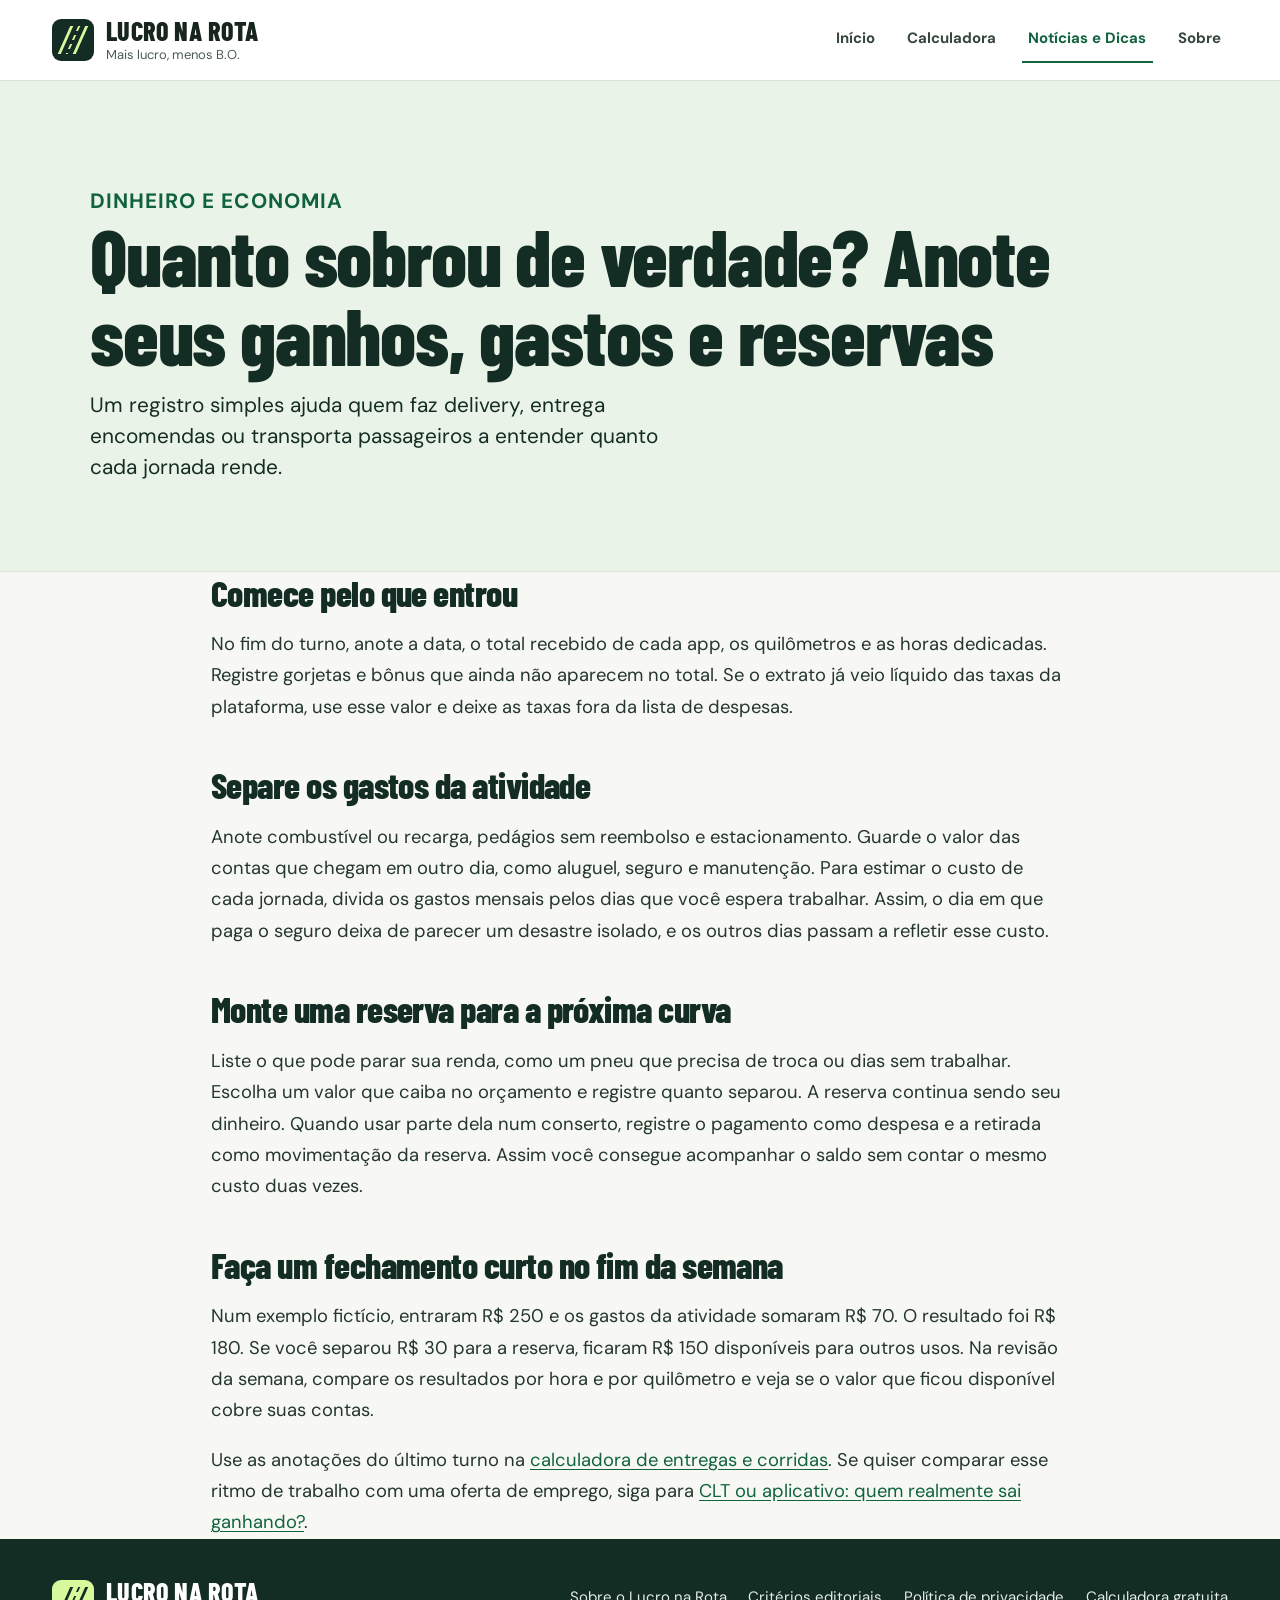
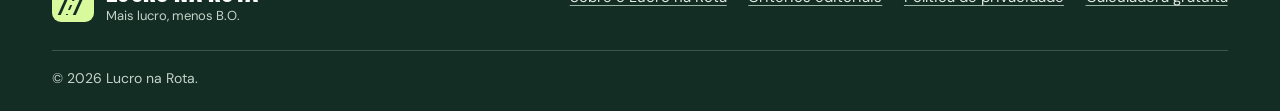
<file: noticias/como-registrar-ganhos-e-gastos.html>
<!doctype html>
<html lang="pt-BR">
<head>
  <meta charset="utf-8">
  <meta name="viewport" content="width=device-width, initial-scale=1">
  <meta http-equiv="Content-Security-Policy" content="default-src 'self'; connect-src 'none'; object-src 'none'; base-uri 'none'; form-action 'none'">
  <meta name="referrer" content="strict-origin-when-cross-origin">
  <meta name="theme-color" content="#142d24">
  <title>Quanto sobrou de verdade? Anote seus ganhos, gastos e reservas | Lucro na Rota</title>
  <meta name="description" content="Aprenda a registrar ganhos, despesas da atividade e reservas para manutenção, folgas e imprevistos.">
  <link rel="canonical" href="https://buniorcomj.github.io/calculadora-entregadores/noticias/como-registrar-ganhos-e-gastos.html">
  <link rel="stylesheet" href="../assets/css/site.css">
  <link rel="stylesheet" href="../assets/css/editorial.css">
  <script src="../assets/js/site.js" defer></script>
  <link rel="icon" href="../assets/imagens/icone.png" type="image/png">
  <script type="module" src="../assets/js/comentarios.mjs"></script>
</head>
<body data-page="noticias">
  <a class="skip-link" href="#conteudo">Pular para o conteúdo</a>
  <header class="site-header">
    <div class="header-inner wrap">
      <a class="brand" href="../">
        <span class="brand-mark" aria-hidden="true"></span>
        <span><strong>LUCRO NA ROTA</strong><small>Mais lucro, menos B.O.</small></span>
      </a>
      <button class="menu-toggle" type="button" aria-label="Abrir menu" aria-controls="menu-principal" aria-expanded="false">
        <span class="menu-icon" aria-hidden="true"></span><span class="menu-label">Menu</span>
      </button>
      <nav class="site-nav" id="menu-principal" aria-label="Navegação principal">
        <ul>
          <li><a href="../">Início</a></li>
          <li><a href="../calculadora/">Calculadora</a></li>
          <li><a href="../noticias/" class="nav-section">Notícias e Dicas</a></li>
          <li><a href="../sobre/">Sobre</a></li>
        </ul>
      </nav>
    </div>
  </header>
  <main id="conteudo" tabindex="-1">
    <article>
      <header class="editorial-masthead">
        <div class="editorial-shell">
          <p class="editorial-topic">Dinheiro e economia</p>
          <h1>Quanto sobrou de verdade? Anote seus ganhos, gastos e reservas</h1>
          <p>Um registro simples ajuda quem faz delivery, entrega encomendas ou transporta passageiros a entender quanto cada jornada rende.</p>
        </div>
      </header>
      <div class="editorial-shell editorial-prose">
        <h2>Comece pelo que entrou</h2>
        <p>No fim do turno, anote a data, o total recebido de cada app, os quilômetros e as horas dedicadas. Registre gorjetas e bônus que ainda não aparecem no total. Se o extrato já veio líquido das taxas da plataforma, use esse valor e deixe as taxas fora da lista de despesas.</p>
        <h2>Separe os gastos da atividade</h2>
        <p>Anote combustível ou recarga, pedágios sem reembolso e estacionamento. Guarde o valor das contas que chegam em outro dia, como aluguel, seguro e manutenção. Para estimar o custo de cada jornada, divida os gastos mensais pelos dias que você espera trabalhar. Assim, o dia em que paga o seguro deixa de parecer um desastre isolado, e os outros dias passam a refletir esse custo.</p>
        <h2>Monte uma reserva para a próxima curva</h2>
        <p>Liste o que pode parar sua renda, como um pneu que precisa de troca ou dias sem trabalhar. Escolha um valor que caiba no orçamento e registre quanto separou. A reserva continua sendo seu dinheiro. Quando usar parte dela num conserto, registre o pagamento como despesa e a retirada como movimentação da reserva. Assim você consegue acompanhar o saldo sem contar o mesmo custo duas vezes.</p>
        <h2>Faça um fechamento curto no fim da semana</h2>
        <p>Num exemplo fictício, entraram R$ 250 e os gastos da atividade somaram R$ 70. O resultado foi R$ 180. Se você separou R$ 30 para a reserva, ficaram R$ 150 disponíveis para outros usos. Na revisão da semana, compare os resultados por hora e por quilômetro e veja se o valor que ficou disponível cobre suas contas.</p>
        <p>Use as anotações do último turno na <a href="../calculadora/">calculadora de entregas e corridas</a>. Se quiser comparar esse ritmo de trabalho com uma oferta de emprego, siga para <a href="./clt-ou-aplicativo.html">CLT ou aplicativo: quem realmente sai ganhando?</a>.</p>
      </div>
    </article>
    <section class="editorial-shell comentarios" data-comentarios="como-registrar-ganhos-e-gastos" aria-labelledby="titulo-comentarios" hidden>
      <h2 id="titulo-comentarios">Comentários</h2>
      <p>Ao abrir, você se conecta ao serviço de comentários e à proteção antispam da Cloudflare. <a href="../privacidade/#comentarios">Saiba quais dados são tratados</a>.</p>
      <button class="editorial-button" type="button" hidden>Ver comentários</button>
    </section>
  </main>
  <footer class="site-footer">
    <div class="wrap">
      <div class="footer-inner">
        <a class="brand" href="../">
          <span class="brand-mark" aria-hidden="true"></span>
          <span><strong>LUCRO NA ROTA</strong><small>Mais lucro, menos B.O.</small></span>
        </a>
        <nav class="footer-nav" aria-label="Links do rodapé">
          <ul>
            <li><a href="../sobre/">Sobre o Lucro na Rota</a></li>
            <li><a href="../criterios-editoriais/">Critérios editoriais</a></li>
            <li><a href="../privacidade/">Política de privacidade</a></li>
            <li><a href="../calculadora/">Calculadora gratuita</a></li>
          </ul>
        </nav>
      </div>
      <p class="footer-legal">© 2026 Lucro na Rota.</p>
    </div>
  </footer>
</body>
</html>
</file>
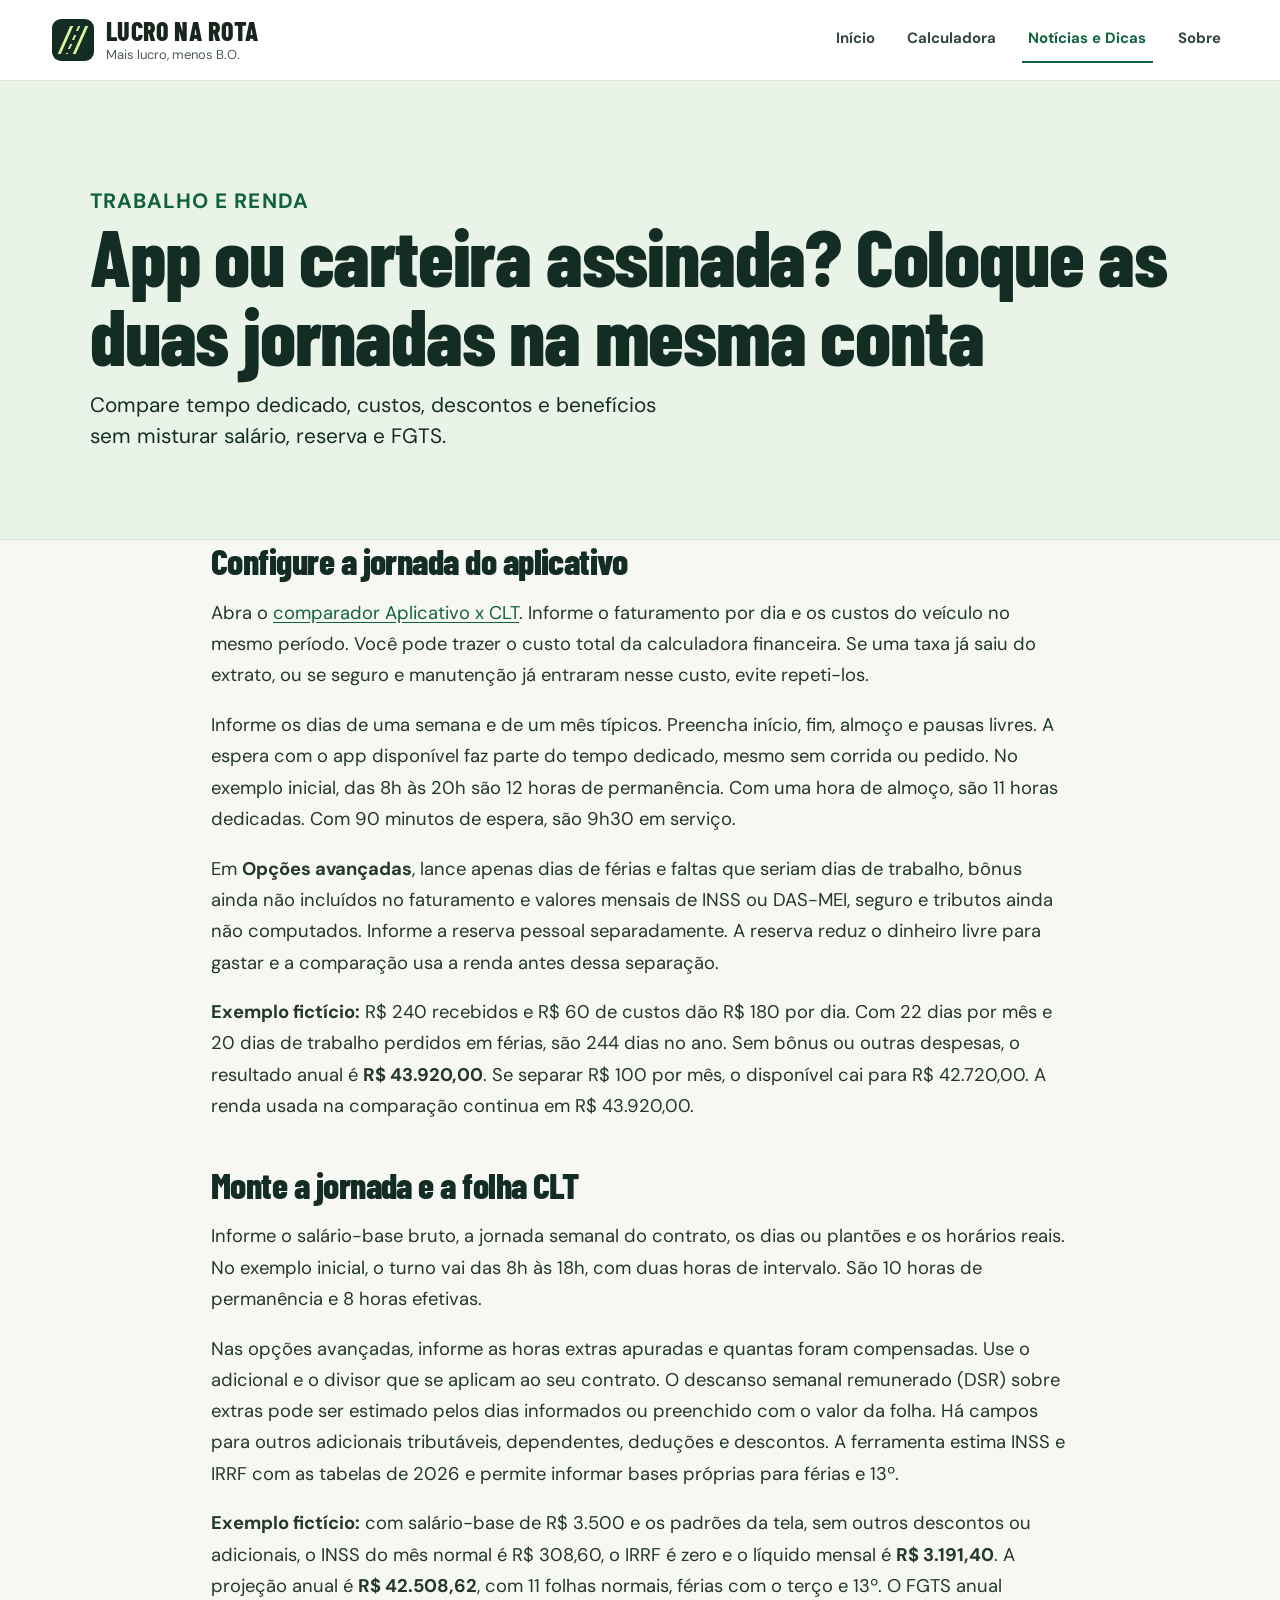
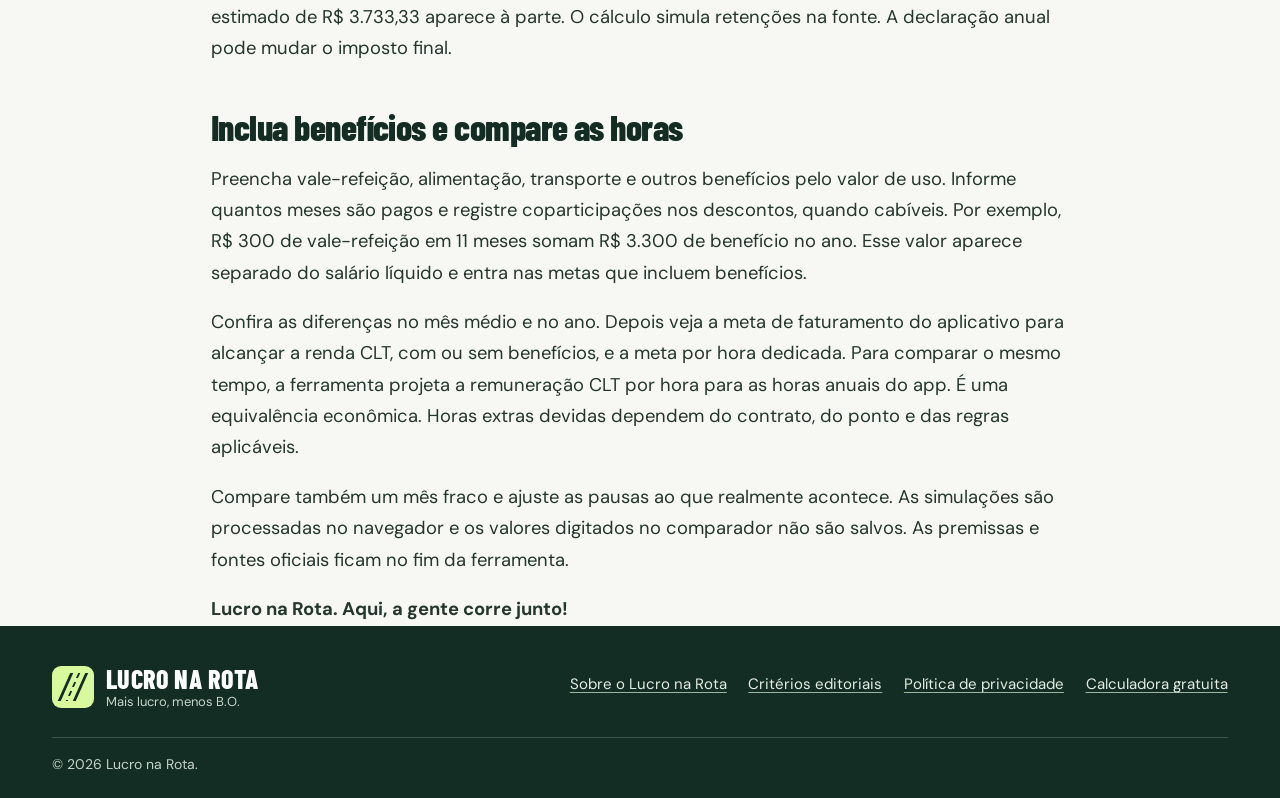
<file: noticias/tutorial-aplicativo-x-clt.html>
<!doctype html>
<html lang="pt-BR">
<head>
  <meta charset="utf-8">
  <meta name="viewport" content="width=device-width, initial-scale=1">
  <meta http-equiv="Content-Security-Policy" content="default-src 'self'; connect-src 'none'; object-src 'none'; base-uri 'none'; form-action 'none'">
  <meta name="referrer" content="strict-origin-when-cross-origin">
  <meta name="theme-color" content="#142d24">
  <title>App ou carteira assinada? Coloque as duas jornadas na mesma conta | Lucro na Rota</title>
  <meta name="description" content="Compare tempo dedicado, custos, descontos e benefícios sem misturar salário, reserva e FGTS.">
  <link rel="canonical" href="https://buniorcomj.github.io/calculadora-entregadores/noticias/tutorial-aplicativo-x-clt.html">
  <link rel="stylesheet" href="../assets/css/site.css">
  <link rel="stylesheet" href="../assets/css/editorial.css">
  <script src="../assets/js/site.js" defer></script>
  <link rel="icon" href="../assets/imagens/icone.png" type="image/png">
  <script type="module" src="../assets/js/comentarios.mjs"></script>
</head>
<body data-page="noticias">
  <a class="skip-link" href="#conteudo">Pular para o conteúdo</a>
  <header class="site-header">
    <div class="header-inner wrap">
      <a class="brand" href="../">
        <span class="brand-mark" aria-hidden="true"></span>
        <span><strong>LUCRO NA ROTA</strong><small>Mais lucro, menos B.O.</small></span>
      </a>
      <button class="menu-toggle" type="button" aria-label="Abrir menu" aria-controls="menu-principal" aria-expanded="false">
        <span class="menu-icon" aria-hidden="true"></span><span class="menu-label">Menu</span>
      </button>
      <nav class="site-nav" id="menu-principal" aria-label="Navegação principal">
        <ul>
          <li><a href="../">Início</a></li>
          <li><a href="../calculadora/">Calculadora</a></li>
          <li><a href="../noticias/" class="nav-section">Notícias e Dicas</a></li>
          <li><a href="../sobre/">Sobre</a></li>
        </ul>
      </nav>
    </div>
  </header>
  <main id="conteudo" tabindex="-1">
    <article>
      <header class="editorial-masthead">
        <div class="editorial-shell">
          <p class="editorial-topic">Trabalho e renda</p>
          <h1>App ou carteira assinada? Coloque as duas jornadas na mesma conta</h1>
          <p>Compare tempo dedicado, custos, descontos e benefícios sem misturar salário, reserva e FGTS.</p>
        </div>
      </header>
      <div class="editorial-shell editorial-prose">
        <h2>Configure a jornada do aplicativo</h2>
        <p>Abra o <a href="../aplicativo-x-clt/">comparador Aplicativo x CLT</a>. Informe o faturamento por dia e os custos do veículo no mesmo período. Você pode trazer o custo total da calculadora financeira. Se uma taxa já saiu do extrato, ou se seguro e manutenção já entraram nesse custo, evite repeti-los.</p>
        <p>Informe os dias de uma semana e de um mês típicos. Preencha início, fim, almoço e pausas livres. A espera com o app disponível faz parte do tempo dedicado, mesmo sem corrida ou pedido. No exemplo inicial, das 8h às 20h são 12 horas de permanência. Com uma hora de almoço, são 11 horas dedicadas. Com 90 minutos de espera, são 9h30 em serviço.</p>
        <p>Em <strong>Opções avançadas</strong>, lance apenas dias de férias e faltas que seriam dias de trabalho, bônus ainda não incluídos no faturamento e valores mensais de INSS ou DAS-MEI, seguro e tributos ainda não computados. Informe a reserva pessoal separadamente. A reserva reduz o dinheiro livre para gastar e a comparação usa a renda antes dessa separação.</p>
        <p><strong>Exemplo fictício:</strong> R$ 240 recebidos e R$ 60 de custos dão R$ 180 por dia. Com 22 dias por mês e 20 dias de trabalho perdidos em férias, são 244 dias no ano. Sem bônus ou outras despesas, o resultado anual é <strong>R$ 43.920,00</strong>. Se separar R$ 100 por mês, o disponível cai para R$ 42.720,00. A renda usada na comparação continua em R$ 43.920,00.</p>
        <h2>Monte a jornada e a folha CLT</h2>
        <p>Informe o salário-base bruto, a jornada semanal do contrato, os dias ou plantões e os horários reais. No exemplo inicial, o turno vai das 8h às 18h, com duas horas de intervalo. São 10 horas de permanência e 8 horas efetivas.</p>
        <p>Nas opções avançadas, informe as horas extras apuradas e quantas foram compensadas. Use o adicional e o divisor que se aplicam ao seu contrato. O descanso semanal remunerado (DSR) sobre extras pode ser estimado pelos dias informados ou preenchido com o valor da folha. Há campos para outros adicionais tributáveis, dependentes, deduções e descontos. A ferramenta estima INSS e IRRF com as tabelas de 2026 e permite informar bases próprias para férias e 13º.</p>
        <p><strong>Exemplo fictício:</strong> com salário-base de R$ 3.500 e os padrões da tela, sem outros descontos ou adicionais, o INSS do mês normal é R$ 308,60, o IRRF é zero e o líquido mensal é <strong>R$ 3.191,40</strong>. A projeção anual é <strong>R$ 42.508,62</strong>, com 11 folhas normais, férias com o terço e 13º. O FGTS anual estimado de R$ 3.733,33 aparece à parte. O cálculo simula retenções na fonte. A declaração anual pode mudar o imposto final.</p>
        <h2>Inclua benefícios e compare as horas</h2>
        <p>Preencha vale-refeição, alimentação, transporte e outros benefícios pelo valor de uso. Informe quantos meses são pagos e registre coparticipações nos descontos, quando cabíveis. Por exemplo, R$ 300 de vale-refeição em 11 meses somam R$ 3.300 de benefício no ano. Esse valor aparece separado do salário líquido e entra nas metas que incluem benefícios.</p>
        <p>Confira as diferenças no mês médio e no ano. Depois veja a meta de faturamento do aplicativo para alcançar a renda CLT, com ou sem benefícios, e a meta por hora dedicada. Para comparar o mesmo tempo, a ferramenta projeta a remuneração CLT por hora para as horas anuais do app. É uma equivalência econômica. Horas extras devidas dependem do contrato, do ponto e das regras aplicáveis.</p>
        <p>Compare também um mês fraco e ajuste as pausas ao que realmente acontece. As simulações são processadas no navegador e os valores digitados no comparador não são salvos. As premissas e fontes oficiais ficam no fim da ferramenta.</p>
        <p><strong>Lucro na Rota. Aqui, a gente corre junto!</strong></p>
      </div>
    </article>
    <section class="editorial-shell comentarios" data-comentarios="tutorial-aplicativo-x-clt" aria-labelledby="titulo-comentarios" hidden>
      <h2 id="titulo-comentarios">Comentários</h2>
      <p>Ao abrir, você se conecta ao serviço de comentários e à proteção antispam da Cloudflare. <a href="../privacidade/#comentarios">Saiba quais dados são tratados</a>.</p>
      <button class="editorial-button" type="button" hidden>Ver comentários</button>
    </section>
  </main>
  <footer class="site-footer">
    <div class="wrap">
      <div class="footer-inner">
        <a class="brand" href="../">
          <span class="brand-mark" aria-hidden="true"></span>
          <span><strong>LUCRO NA ROTA</strong><small>Mais lucro, menos B.O.</small></span>
        </a>
        <nav class="footer-nav" aria-label="Links do rodapé">
          <ul>
            <li><a href="../sobre/">Sobre o Lucro na Rota</a></li>
            <li><a href="../criterios-editoriais/">Critérios editoriais</a></li>
            <li><a href="../privacidade/">Política de privacidade</a></li>
            <li><a href="../calculadora/">Calculadora gratuita</a></li>
          </ul>
        </nav>
      </div>
      <p class="footer-legal">© 2026 Lucro na Rota.</p>
    </div>
  </footer>
</body>
</html>
</file>
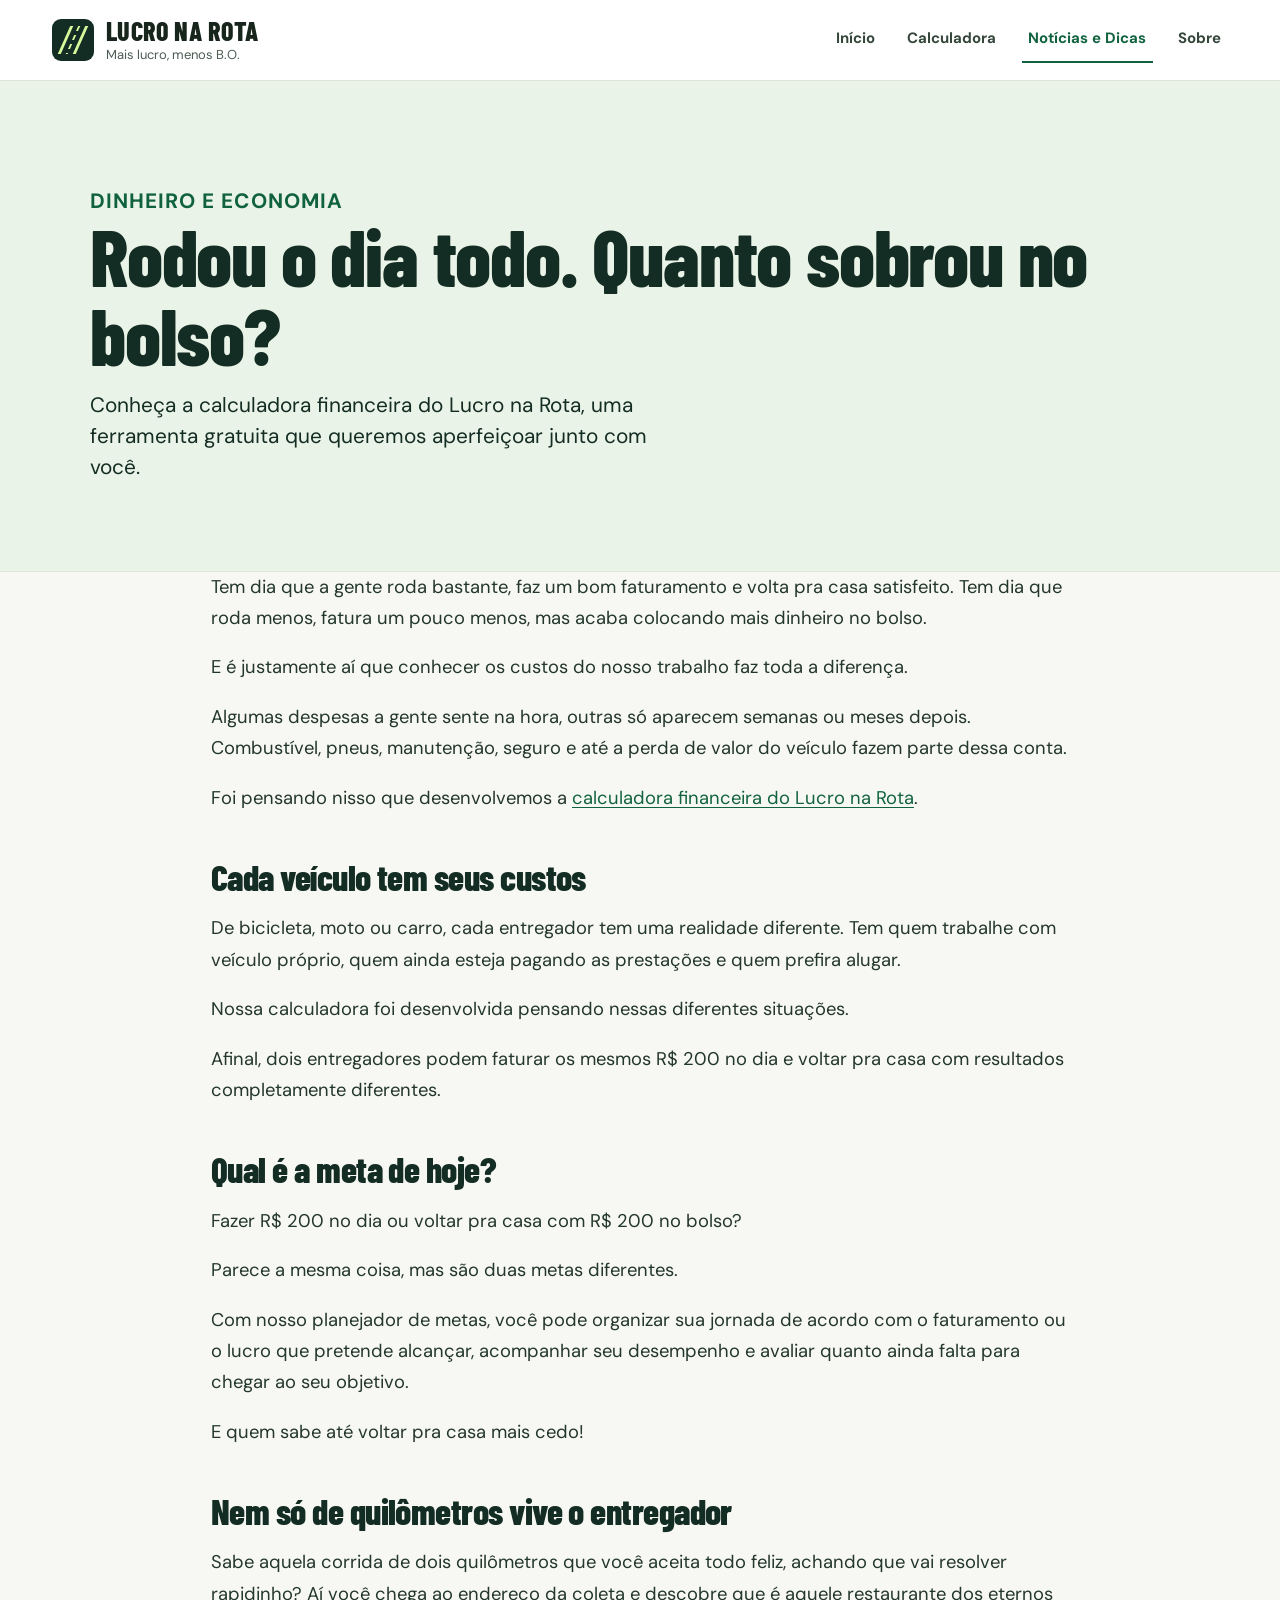
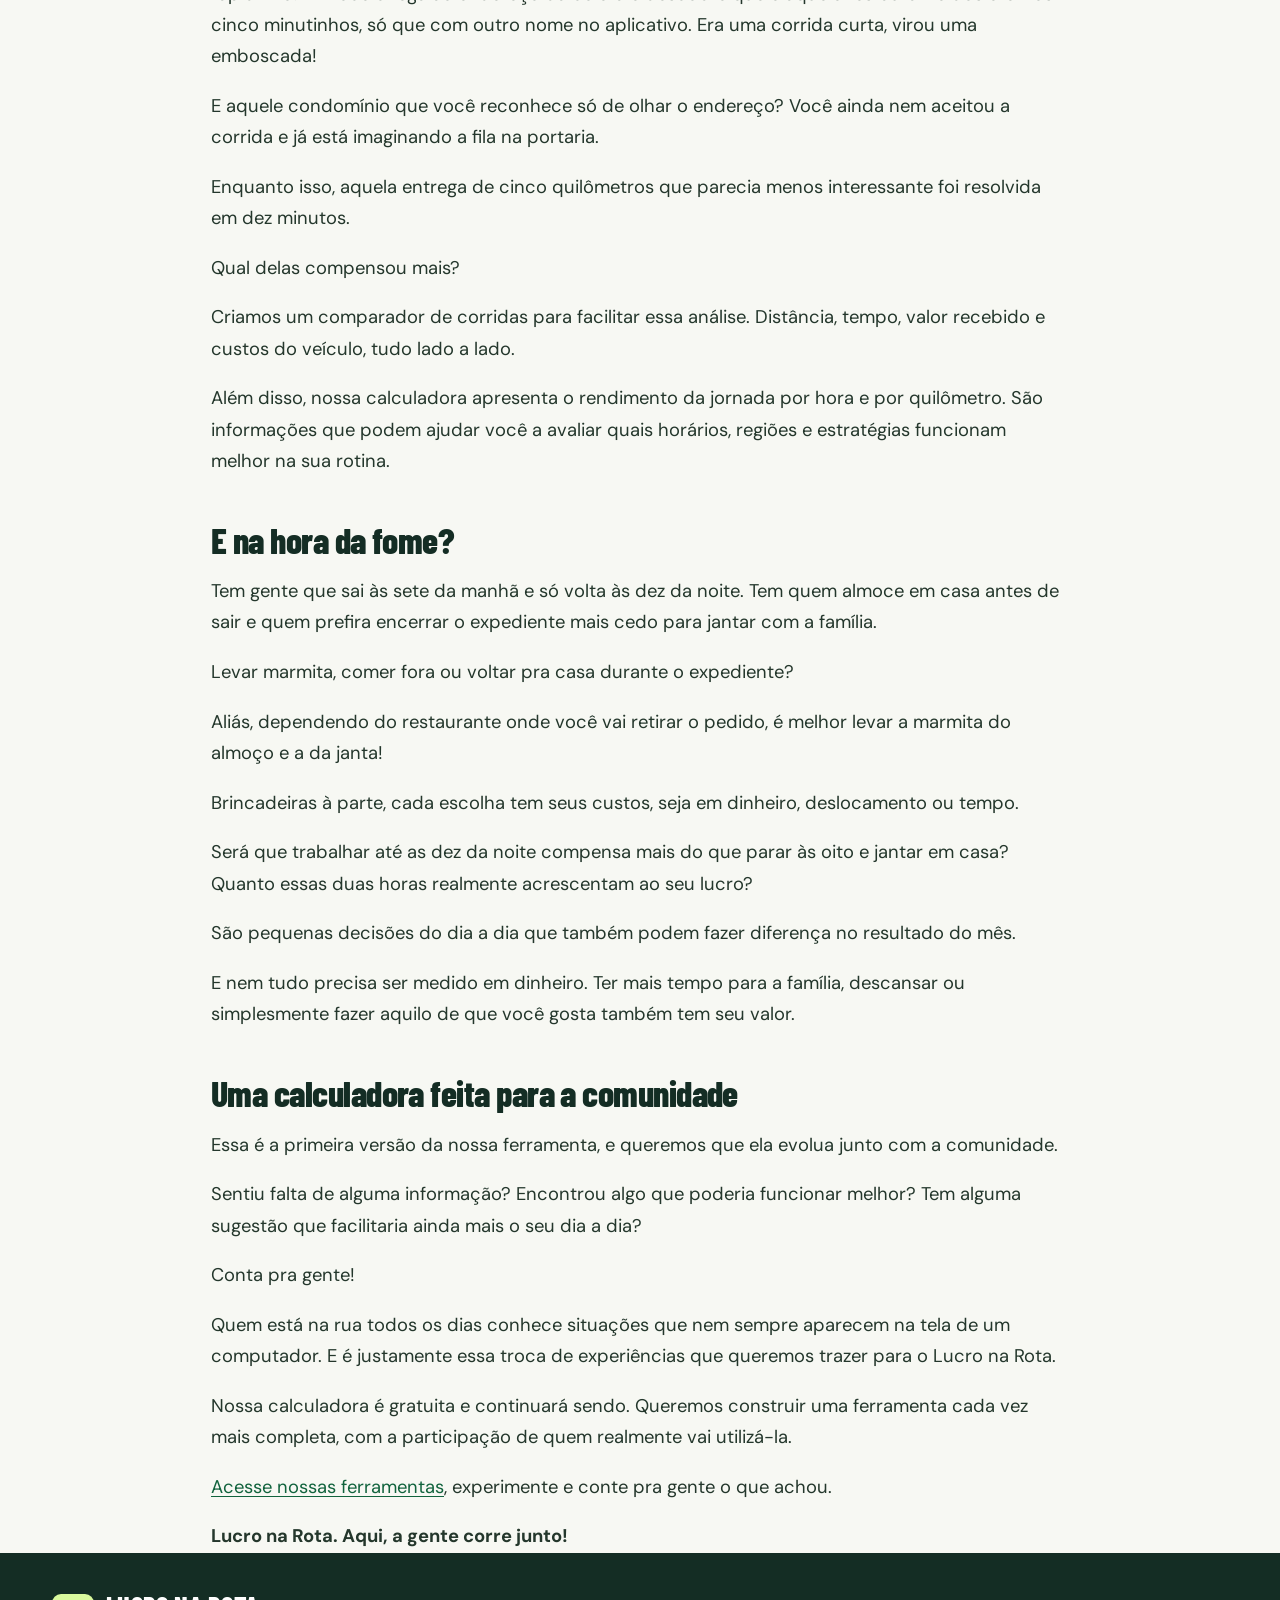
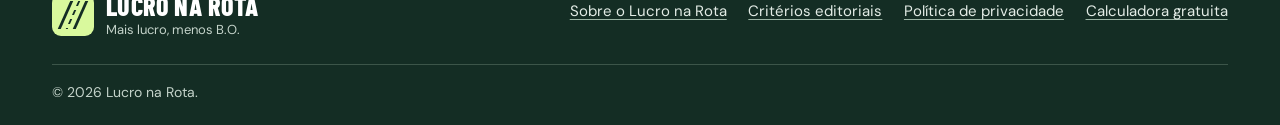
<file: noticias/tutorial-calculadora-financeira.html>
<!doctype html>
<html lang="pt-BR">
<head>
  <meta charset="utf-8">
  <meta name="viewport" content="width=device-width, initial-scale=1">
  <meta http-equiv="Content-Security-Policy" content="default-src 'self'; connect-src 'none'; object-src 'none'; base-uri 'none'; form-action 'none'">
  <meta name="referrer" content="strict-origin-when-cross-origin">
  <meta name="theme-color" content="#142d24">
  <title>Rodou o dia todo. Quanto sobrou no bolso? | Lucro na Rota</title>
  <meta name="description" content="Conheça a calculadora financeira do Lucro na Rota, uma ferramenta gratuita que queremos aperfeiçoar junto com você.">
  <link rel="canonical" href="https://buniorcomj.github.io/calculadora-entregadores/noticias/tutorial-calculadora-financeira.html">
  <link rel="stylesheet" href="../assets/css/site.css">
  <link rel="stylesheet" href="../assets/css/editorial.css">
  <script src="../assets/js/site.js" defer></script>
  <link rel="icon" href="../assets/imagens/icone.png" type="image/png">
  <script type="module" src="../assets/js/comentarios.mjs"></script>
</head>
<body data-page="noticias">
  <a class="skip-link" href="#conteudo">Pular para o conteúdo</a>
  <header class="site-header">
    <div class="header-inner wrap">
      <a class="brand" href="../">
        <span class="brand-mark" aria-hidden="true"></span>
        <span><strong>LUCRO NA ROTA</strong><small>Mais lucro, menos B.O.</small></span>
      </a>
      <button class="menu-toggle" type="button" aria-label="Abrir menu" aria-controls="menu-principal" aria-expanded="false">
        <span class="menu-icon" aria-hidden="true"></span><span class="menu-label">Menu</span>
      </button>
      <nav class="site-nav" id="menu-principal" aria-label="Navegação principal">
        <ul>
          <li><a href="../">Início</a></li>
          <li><a href="../calculadora/">Calculadora</a></li>
          <li><a href="../noticias/" class="nav-section">Notícias e Dicas</a></li>
          <li><a href="../sobre/">Sobre</a></li>
        </ul>
      </nav>
    </div>
  </header>
  <main id="conteudo" tabindex="-1">
    <article>
      <header class="editorial-masthead">
        <div class="editorial-shell">
          <p class="editorial-topic">Dinheiro e economia</p>
          <h1>Rodou o dia todo. Quanto sobrou no bolso?</h1>
          <p>Conheça a calculadora financeira do Lucro na Rota, uma ferramenta gratuita que queremos aperfeiçoar junto com você.</p>
        </div>
      </header>
      <div class="editorial-shell editorial-prose">
        <p>Tem dia que a gente roda bastante, faz um bom faturamento e volta pra casa satisfeito. Tem dia que roda menos, fatura um pouco menos, mas acaba colocando mais dinheiro no bolso.</p>
        <p>E é justamente aí que conhecer os custos do nosso trabalho faz toda a diferença.</p>
        <p>Algumas despesas a gente sente na hora, outras só aparecem semanas ou meses depois. Combustível, pneus, manutenção, seguro e até a perda de valor do veículo fazem parte dessa conta.</p>
        <p>Foi pensando nisso que desenvolvemos a <a href="../calculadora/">calculadora financeira do Lucro na Rota</a>.</p>
        <h2>Cada veículo tem seus custos</h2>
        <p>De bicicleta, moto ou carro, cada entregador tem uma realidade diferente. Tem quem trabalhe com veículo próprio, quem ainda esteja pagando as prestações e quem prefira alugar.</p>
        <p>Nossa calculadora foi desenvolvida pensando nessas diferentes situações.</p>
        <p>Afinal, dois entregadores podem faturar os mesmos R$ 200 no dia e voltar pra casa com resultados completamente diferentes.</p>
        <h2>Qual é a meta de hoje?</h2>
        <p>Fazer R$ 200 no dia ou voltar pra casa com R$ 200 no bolso?</p>
        <p>Parece a mesma coisa, mas são duas metas diferentes.</p>
        <p>Com nosso planejador de metas, você pode organizar sua jornada de acordo com o faturamento ou o lucro que pretende alcançar, acompanhar seu desempenho e avaliar quanto ainda falta para chegar ao seu objetivo.</p>
        <p>E quem sabe até voltar pra casa mais cedo!</p>
        <h2>Nem só de quilômetros vive o entregador</h2>
        <p>Sabe aquela corrida de dois quilômetros que você aceita todo feliz, achando que vai resolver rapidinho? Aí você chega ao endereço da coleta e descobre que é aquele restaurante dos eternos cinco minutinhos, só que com outro nome no aplicativo. Era uma corrida curta, virou uma emboscada!</p>
        <p>E aquele condomínio que você reconhece só de olhar o endereço? Você ainda nem aceitou a corrida e já está imaginando a fila na portaria.</p>
        <p>Enquanto isso, aquela entrega de cinco quilômetros que parecia menos interessante foi resolvida em dez minutos.</p>
        <p>Qual delas compensou mais?</p>
        <p>Criamos um comparador de corridas para facilitar essa análise. Distância, tempo, valor recebido e custos do veículo, tudo lado a lado.</p>
        <p>Além disso, nossa calculadora apresenta o rendimento da jornada por hora e por quilômetro. São informações que podem ajudar você a avaliar quais horários, regiões e estratégias funcionam melhor na sua rotina.</p>
        <h2>E na hora da fome?</h2>
        <p>Tem gente que sai às sete da manhã e só volta às dez da noite. Tem quem almoce em casa antes de sair e quem prefira encerrar o expediente mais cedo para jantar com a família.</p>
        <p>Levar marmita, comer fora ou voltar pra casa durante o expediente?</p>
        <p>Aliás, dependendo do restaurante onde você vai retirar o pedido, é melhor levar a marmita do almoço e a da janta!</p>
        <p>Brincadeiras à parte, cada escolha tem seus custos, seja em dinheiro, deslocamento ou tempo.</p>
        <p>Será que trabalhar até as dez da noite compensa mais do que parar às oito e jantar em casa? Quanto essas duas horas realmente acrescentam ao seu lucro?</p>
        <p>São pequenas decisões do dia a dia que também podem fazer diferença no resultado do mês.</p>
        <p>E nem tudo precisa ser medido em dinheiro. Ter mais tempo para a família, descansar ou simplesmente fazer aquilo de que você gosta também tem seu valor.</p>
        <h2>Uma calculadora feita para a comunidade</h2>
        <p>Essa é a primeira versão da nossa ferramenta, e queremos que ela evolua junto com a comunidade.</p>
        <p>Sentiu falta de alguma informação? Encontrou algo que poderia funcionar melhor? Tem alguma sugestão que facilitaria ainda mais o seu dia a dia?</p>
        <p>Conta pra gente!</p>
        <p>Quem está na rua todos os dias conhece situações que nem sempre aparecem na tela de um computador. E é justamente essa troca de experiências que queremos trazer para o Lucro na Rota.</p>
        <p>Nossa calculadora é gratuita e continuará sendo. Queremos construir uma ferramenta cada vez mais completa, com a participação de quem realmente vai utilizá-la.</p>
        <p><a href="../calculadora/">Acesse nossas ferramentas</a>, experimente e conte pra gente o que achou.</p>
        <p><strong>Lucro na Rota. Aqui, a gente corre junto!</strong></p>
      </div>
    </article>
    <section class="editorial-shell comentarios" data-comentarios="tutorial-calculadora-financeira" aria-labelledby="titulo-comentarios" hidden>
      <h2 id="titulo-comentarios">Comentários</h2>
      <p>Ao abrir, você se conecta ao serviço de comentários e à proteção antispam da Cloudflare. <a href="../privacidade/#comentarios">Saiba quais dados são tratados</a>.</p>
      <button class="editorial-button" type="button" hidden>Ver comentários</button>
    </section>
  </main>
  <footer class="site-footer">
    <div class="wrap">
      <div class="footer-inner">
        <a class="brand" href="../">
          <span class="brand-mark" aria-hidden="true"></span>
          <span><strong>LUCRO NA ROTA</strong><small>Mais lucro, menos B.O.</small></span>
        </a>
        <nav class="footer-nav" aria-label="Links do rodapé">
          <ul>
            <li><a href="../sobre/">Sobre o Lucro na Rota</a></li>
            <li><a href="../criterios-editoriais/">Critérios editoriais</a></li>
            <li><a href="../privacidade/">Política de privacidade</a></li>
            <li><a href="../calculadora/">Calculadora gratuita</a></li>
          </ul>
        </nav>
      </div>
      <p class="footer-legal">© 2026 Lucro na Rota.</p>
    </div>
  </footer>
</body>
</html>
</file>
<file: assets/css/site.css>
@font-face {
  font-family: 'DM Sans';
  src: url('../fontes/dm-sans-latin.woff2') format('woff2');
  font-style: normal;
  font-weight: 400 700;
  font-display: swap;
}

@font-face {
  font-family: 'Barlow Condensed';
  src: url('../fontes/barlow-condensed-800-latin.woff2') format('woff2');
  font-style: normal;
  font-weight: 800;
  font-display: swap;
}

:root {
  --forest: #142d24;
  --green: #11633f;
  --ink: #17251d;
  --muted: #4d5d53;
  --paper: #f7f8f3;
  --white: #fff;
  --lime: #d9f99d;
  --line: #dbe2d8;
  --font-body: 'DM Sans', system-ui, sans-serif;
  --font-heading: 'Barlow Condensed', 'Arial Narrow', system-ui, sans-serif;
  --wrap: 1180px;
  color-scheme: light;
}

*, *::before, *::after { box-sizing: border-box; }

html { font-size: 100%; }

body {
  min-width: 0;
  margin: 0;
  background: var(--paper);
  color: var(--ink);
  font: 1rem/1.55 var(--font-body);
  overflow-wrap: anywhere;
}

h1, h2, h3 {
  margin: 0;
  font-family: var(--font-heading);
  font-weight: 800;
  line-height: 1.04;
}

p { margin: 0; }

a { color: var(--green); }

img {
  display: block;
  max-width: 100%;
  height: auto;
}

button, input, select, textarea { font: inherit; }

:focus-visible {
  outline: 3px solid #0c7350;
  outline-offset: 4px;
}

.wrap {
  width: min(var(--wrap), calc(100% - 2 * clamp(16px, 4.1vw, 56px)));
  margin-inline: auto;
}

.skip-link {
  position: absolute;
  z-index: 5;
  top: .5rem;
  left: .5rem;
  padding: .625rem 1rem;
  transform: translateY(-150%);
  border-radius: 5px;
  background: var(--lime);
  color: var(--forest);
  font-weight: 700;
}

.skip-link:focus { transform: translateY(0); }

.site-header {
  position: relative;
  z-index: 2;
  border-bottom: 1px solid var(--line);
  background: var(--white);
}

.header-inner {
  display: flex;
  min-height: 80px;
  align-items: center;
  justify-content: space-between;
  gap: 1.25rem;
}

.brand {
  display: inline-flex;
  width: fit-content;
  align-items: center;
  gap: .7rem;
  color: inherit;
  text-decoration: none;
}

.brand-mark {
  position: relative;
  display: inline-block;
  flex: 0 0 42px;
  width: 42px;
  height: 42px;
  overflow: hidden;
  border-radius: 9px;
  background: var(--forest);
}

.brand-mark::before {
  position: absolute;
  inset: 7px 12px;
  border-inline: 3px solid var(--lime);
  content: '';
  transform: skew(-24deg);
}

.brand-mark::after {
  position: absolute;
  inset: 7px 20px;
  background: repeating-linear-gradient(to bottom, var(--lime) 0 5px, transparent 5px 9px);
  content: '';
  transform: skew(-24deg);
}

.brand strong {
  display: block;
  font: 800 1.63rem/.96 var(--font-heading);
  letter-spacing: .017em;
  white-space: nowrap;
}

.brand small {
  display: block;
  margin-top: .3rem;
  color: var(--muted);
  font-size: .8125rem;
  line-height: 1.08;
}

.site-nav ul {
  display: flex;
  flex-wrap: wrap;
  align-items: center;
  gap: .35rem 1.2rem;
  padding: 0;
  margin: 0;
  list-style: none;
}

.site-nav a {
  display: block;
  padding: .67rem .4rem;
  border-bottom: 2px solid transparent;
  color: #35463b;
  font-size: .935rem;
  font-weight: 700;
  text-decoration: none;
}

.site-nav a:hover, .site-nav a[aria-current="page"], .site-nav .nav-section {
  border-color: var(--green);
  color: var(--green);
}

.menu-toggle {
  display: none;
  align-items: center;
  gap: .5rem;
  min-height: 44px;
  padding: .48rem .72rem;
  border: 1px solid var(--line);
  border-radius: 8px;
  background: var(--white);
  color: var(--forest);
  font-weight: 700;
  cursor: pointer;
}

.menu-icon {
  width: .93rem;
  height: .69rem;
  border-block: 2px solid currentColor;
  background: linear-gradient(currentColor, currentColor) center / 100% 2px no-repeat;
}

.button {
  display: inline-flex;
  width: fit-content;
  min-height: 48px;
  align-items: center;
  justify-content: center;
  gap: .65rem;
  padding: .72rem 1.15rem;
  border: 1px solid transparent;
  border-radius: 8px;
  font-size: .9375rem;
  font-weight: 700;
  line-height: 1.2;
  text-align: center;
  text-decoration: none;
}

.button-lime { background: var(--lime); color: var(--forest); }
.button-lime:hover { background: #c8f27f; }
.button-green { background: var(--green); color: var(--white); }
.button-green:hover { background: var(--forest); }

.text-link {
  display: inline-block;
  padding-block: .39rem;
  color: var(--green);
  font-size: .9375rem;
  font-weight: 700;
  text-decoration: underline;
  text-decoration-color: #70a68b;
  text-underline-offset: .3em;
}

.text-link:hover { text-decoration-thickness: 2px; }

.site-footer {
  padding-block: 2.5rem 1.35rem;
  background: var(--forest);
  color: var(--white);
}

.site-footer :focus-visible, .hero :focus-visible { outline-color: var(--lime); }

.site-footer .brand-mark { background: var(--lime); }
.site-footer .brand-mark::before { border-color: var(--forest); }
.site-footer .brand-mark::after {
  background: repeating-linear-gradient(to bottom, var(--forest) 0 5px, transparent 5px 9px);
}

.site-footer .brand small { color: #c4d3ca; }

.footer-inner {
  display: flex;
  align-items: flex-start;
  justify-content: space-between;
  gap: 1.5rem;
}

.footer-nav ul {
  display: flex;
  flex-wrap: wrap;
  gap: .45rem 1.35rem;
  padding: 0;
  margin: 0;
  list-style: none;
}

.footer-nav a {
  display: inline-block;
  padding-block: .48rem;
  color: #e3ece6;
  font-size: .9375rem;
  text-decoration-color: #9bb5a5;
  text-underline-offset: .22em;
}

.footer-nav a:hover { color: var(--lime); }

.footer-legal {
  padding-top: 1.05rem;
  margin-top: 1.7rem;
  border-top: 1px solid #3c5549;
  color: #c4d3ca;
  font-size: .875rem;
}

.home { padding-block: 1.75rem 4rem; }

.hero {
  display: grid;
  grid-template-columns: 1fr 1fr;
  overflow: hidden;
  border-radius: 18px;
  background: var(--forest);
  color: var(--white);
}

.hero-copy {
  position: relative;
  align-self: center;
  padding: clamp(32px, 4.2vw, 64px);
}

.hero-copy h1 {
  max-width: 12ch;
  font-size: clamp(3.05rem, 5.4vw, 5.1rem);
  letter-spacing: -.021em;
  line-height: .94;
}

.hero-copy h1 em {
  color: var(--lime);
  font-style: normal;
}

.hero-copy p {
  max-width: 36ch;
  margin-block: 1.35rem 1.55rem;
  color: #e2ede6;
  font-size: 1.0625rem;
  line-height: 1.55;
}

.hero-image { position: relative; min-height: 100%; }

.hero-image img {
  position: absolute;
  width: 100%;
  height: 100%;
  object-fit: cover;
  object-position: 56% 50%;
}

.calculator-icon {
  display: inline-block;
  flex: 0 0 auto;
  width: 1em;
  height: 1.22em;
  border: max(1.5px, .085em) solid currentColor;
  border-radius: .16em;
  background:
    linear-gradient(currentColor, currentColor) center .19em / .56em .11em no-repeat,
    radial-gradient(circle, currentColor 55%, transparent 58%) .2em .52em / .17em .17em no-repeat,
    radial-gradient(circle, currentColor 55%, transparent 58%) .53em .52em / .17em .17em no-repeat,
    radial-gradient(circle, currentColor 55%, transparent 58%) .2em .79em / .17em .17em no-repeat,
    radial-gradient(circle, currentColor 55%, transparent 58%) .53em .79em / .17em .17em no-repeat;
}

.home-news, .home-tools { margin-top: clamp(2.7rem, 5vw, 4.4rem); }

.section-title {
  display: flex;
  flex-wrap: wrap;
  align-items: end;
  justify-content: space-between;
  gap: .2rem 1rem;
  padding-bottom: .65rem;
  border-bottom: 2px solid var(--line);
  margin-bottom: 1.15rem;
}

.section-title h2, .home-tools > h2 { font-size: clamp(2.15rem, 4.25vw, 3.05rem); }

.section-title h2::before, .home-tools > h2::before {
  display: inline-block;
  width: .27em;
  height: .57em;
  margin-right: .22em;
  border-radius: .05em;
  background: #22935f;
  content: '';
}

.lead-story {
  display: grid;
  grid-template-columns: 44% 1fr;
  overflow: hidden;
  border: 1px solid var(--line);
  border-radius: 14px;
  background: var(--white);
}

.lead-media { position: relative; min-height: 100%; }

.lead-media img {
  position: absolute;
  width: 100%;
  height: 100%;
  object-fit: cover;
  object-position: 50% 56%;
}

.lead-copy {
  align-self: center;
  padding: clamp(24px, 3.2vw, 48px);
}

.category {
  color: var(--green);
  font-size: .8125rem;
  font-weight: 700;
  letter-spacing: .07em;
  text-transform: uppercase;
}

.lead-copy h3 {
  max-width: 25ch;
  margin-block: .5rem .75rem;
  font-size: clamp(1.95rem, 3.45vw, 3.1rem);
}

.lead-copy p:not(.category) {
  max-width: 45ch;
  margin-bottom: .75rem;
  color: var(--muted);
}

.home-tools > h2 { margin-bottom: 1rem; }

.tool-card {
  display: grid;
  grid-template-columns: 1.15fr 1fr;
  align-items: center;
  gap: 1.8rem 2rem;
  padding: clamp(22px, 4vw, 44px);
  border: 1px solid #ccdcbf;
  border-radius: 14px;
  background: #e9f4dd;
}

.tool-intro {
  display: flex;
  align-items: flex-start;
  gap: 1rem;
}

.tool-symbol {
  display: grid;
  flex: 0 0 58px;
  width: 58px;
  aspect-ratio: 1;
  place-items: center;
  border-radius: 12px;
  background: var(--forest);
  color: var(--lime);
  font-size: 1.65rem;
}

.tool-intro h3 { font-size: clamp(1.9rem, 3vw, 2.62rem); }
.tool-intro p { margin-block: .52rem .85rem; color: #3e5346; }

.tool-features {
  display: grid;
  gap: .65rem;
  padding: .12rem 0 .12rem clamp(1.3rem, 3vw, 3rem);
  margin: 0;
  border-left: 1px solid #becfb6;
  list-style: none;
}

.tool-features li {
  display: grid;
  grid-template-columns: 1rem 1fr;
  align-items: baseline;
  gap: .55rem;
}

.tool-features li::before {
  color: var(--green);
  content: '✓';
  font-weight: 700;
}

@media (max-width: 740px) {
  .header-inner { min-height: 69px; flex-wrap: wrap; gap: 0 .75rem; }
  .header-inner > .brand { margin-block: .7rem; }
  .brand-mark { flex-basis: 38px; width: 38px; height: 38px; }
  .brand-mark::before { inset-inline: 10px; }
  .brand-mark::after { inset-inline: 18px; }
  .brand strong { font-size: 1.43rem; }
  .site-nav { flex: 1 0 100%; padding-bottom: .6rem; }
  .site-nav ul { gap: .15rem .7rem; }
  .header-inner.menu-ready .menu-toggle { display: inline-flex; }
  .header-inner.menu-ready .site-nav:not(.is-open) { display: none; }
  .header-inner.menu-ready .site-nav ul { display: grid; grid-template-columns: 1fr 1fr; }

  .home { padding-top: 1rem; padding-bottom: 2.65rem; }
  .hero { grid-template-columns: 1fr; border-radius: 13px; }
  .hero-copy { padding: clamp(22px, 6vw, 42px); }
  .hero-copy h1 { font-size: clamp(2.85rem, 10vw, 4.55rem); }
  .hero-copy p { margin-block: 1rem 1.25rem; font-size: 1rem; }
  .hero-image { aspect-ratio: 1.64; }
  .hero-image img { object-position: 50% 47%; }

  .lead-story, .tool-card { grid-template-columns: 1fr; }
  .lead-media { aspect-ratio: 1.85; }
  .lead-copy { padding: 1.25rem; }
  .tool-card { gap: 1.1rem; }
  .tool-symbol { flex-basis: 42px; width: 42px; border-radius: 8px; font-size: 1.15rem; }
  .tool-features { padding: 1rem 0 0; border-top: 1px solid #becfb6; border-left: 0; }
  .footer-inner { flex-direction: column; gap: .85rem; }
  .footer-nav ul { gap: .1rem 1rem; }
}

@media (max-width: 350px) {
  .hero-copy h1 { font-size: 2.65rem; }
  .section-title h2 { font-size: 2rem; }
  .tool-intro { gap: .7rem; }
}
</file>
<file: assets/css/calculadora.css>
.calc {
  --calc-ink: #17251d;
  --calc-muted: #536258;
  --calc-forest: #142d24;
  --calc-green: #115437;
  --calc-line: #dce3d9;
  --calc-surface: #fff;
  --calc-paper: #f7f8f3;
  --calc-lime: #d9f99d;
  background: var(--calc-paper);
  color: var(--calc-ink);
}

.calc [hidden] {
  display: none !important;
}

.calc-wrap {
  width: min(100% - 3rem, 72rem);
  margin-inline: auto;
}

.calc-intro {
  padding: clamp(2rem, 6vw, 3.6rem) 0 clamp(2rem, 5vw, 3rem);
  background: #eaf0e6;
  border-bottom: 1px solid var(--calc-line);
}

.calc-intro h1 {
  color: var(--calc-forest);
  font: 800 clamp(2.5rem, 7vw, 4.6rem)/0.98 var(--font-heading, "Barlow Condensed", system-ui, sans-serif);
  letter-spacing: -.018em;
  margin: .4rem 0 .8rem;
}

.calc-intro p {
  max-width: 43rem;
  color: #364b3e;
  margin: 0;
  line-height: 1.6;
}

.calc-intro .calc-kicker {
  color: var(--calc-green);
  font-size: .875rem;
  font-weight: 800;
  letter-spacing: .075em;
  text-transform: uppercase;
}

.calc-layout {
  display: grid;
  grid-template-columns: minmax(0, 1.58fr) minmax(0, 1fr);
  align-items: start;
  gap: 1.5rem;
  padding-block: 2rem 3.5rem;
}

.calc-inputs {
  display: grid;
  gap: 1.25rem;
}

.calc-card {
  min-width: 0;
  padding: clamp(1.15rem, 3vw, 1.75rem);
  border: 1px solid var(--calc-line);
  border-radius: .9rem;
  background: var(--calc-surface);
}

.calc-card h2,
.calc-card h3 {
  margin: 0;
  color: var(--calc-forest);
}

.calc-inputs h2 {
  font: 750 clamp(1.75rem, 4.4vw, 2.2rem)/1.08 var(--font-heading, "Barlow Condensed", system-ui, sans-serif);
  margin-block-end: 1.15rem;
}

.calc-card h3 {
  font: 750 1.375rem/1.12 var(--font-heading, "Barlow Condensed", system-ui, sans-serif);
}

.calc-grid {
  display: grid;
  grid-template-columns: repeat(2, minmax(0, 1fr));
  align-items: start;
  gap: 1.05rem 1rem;
}

.calc-field,
.calc-storage > div {
  min-width: 0;
}

.calc-grid-day {
  grid-template-columns: repeat(3, minmax(0, 1fr));
}

.calc-field label,
.calc-field-label {
  display: block;
  margin-block-end: .35rem;
  font-size: .9rem;
  font-weight: 750;
  line-height: 1.4;
}

.calc-field .calc-period {
  margin-block-start: .65rem;
}

.calc-help {
  display: block;
  margin: .35rem 0 0;
  font-size: .875rem;
  color: var(--calc-muted);
  line-height: 1.45;
}

.calc-field input,
.calc-field select,
.calc-result-details textarea {
  display: block;
  min-height: 2.875rem;
  width: 100%;
  max-width: 100%;
  padding: .58rem .7rem;
  border: 1px solid #859889;
  border-radius: .5rem;
  color: var(--calc-ink);
  background: var(--calc-surface);
  font: inherit;
}

.calc-field input::placeholder {
  color: #5f7064;
  opacity: 1;
}

.calc-field select {
  appearance: none;
  padding-inline-end: 2.2rem;
  background-image: linear-gradient(45deg, transparent 48%, var(--calc-forest) 48%, var(--calc-forest) 67%, transparent 67%), linear-gradient(-45deg, transparent 48%, var(--calc-forest) 48%, var(--calc-forest) 67%, transparent 67%);
  background-position: right 1rem center, right .7rem center;
  background-size: .42rem .42rem;
  background-repeat: no-repeat;
}

.calc :is(button, a, input, select, textarea, summary):focus-visible {
  outline: 2px solid #0d6541;
  outline-offset: 3px;
}

.calc-ownership {
  padding-block-end: 1.15rem;
  margin-block-end: 1.15rem;
  border-bottom: 1px solid var(--calc-line);
}

.calc-tabs {
  display: grid;
  grid-template-columns: repeat(2, minmax(0, 1fr));
  gap: .25rem;
  max-width: 28rem;
  padding: .25rem;
  border: 1px solid var(--calc-line);
  border-radius: .6rem;
  background: #edf2ea;
}

.calc-tab,
.calc-button {
  display: inline-flex;
  align-items: center;
  justify-content: center;
  min-height: 2.75rem;
  padding: .6rem .8rem;
  border: 1px solid transparent;
  border-radius: .45rem;
  font: inherit;
  font-size: .875rem;
  font-weight: 750;
  line-height: 1.3;
  text-align: center;
  cursor: pointer;
}

.calc-tab {
  background: transparent;
  color: var(--calc-forest);
}

.calc-tab:hover {
  background: #dce9da;
}

.calc-tab[aria-pressed="true"] {
  background: var(--calc-forest);
  color: #fff;
}

.calc-costs {
  margin-block-start: 1.3rem;
  padding: clamp(1rem, 2.4vw, 1.3rem);
  border: 1px solid var(--calc-line);
  border-radius: .7rem;
  background: #f7faf5;
}

.calc-costs > .calc-help {
  margin-block-end: 1rem;
}

.calc-example {
  margin-block-start: 1.2rem;
  padding-block-start: 1rem;
  border-top: 1px solid var(--calc-line);
}

.calc-storage {
  display: flex;
  align-items: flex-start;
  justify-content: space-between;
  flex-wrap: wrap;
  gap: .8rem 1rem;
  margin-block-start: 1.25rem;
  padding-block-start: 1.25rem;
  border-top: 1px solid var(--calc-line);
}

.calc-storage > div {
  flex: 1 1 15rem;
}

.calc-privacy-link,
.calc-jump {
  display: inline-block;
  color: var(--calc-green);
  font-size: .875rem;
  font-weight: 750;
  margin-block-start: .55rem;
  text-decoration: underline;
  text-underline-offset: .18em;
}

.calc-jump {
  display: none;
}

.calc-button-outline {
  background: transparent;
  border-color: #869c89;
  color: var(--calc-green);
}

.calc-button-outline:hover,
.calc-button-outline:active {
  background: #e9f1e5;
  border-color: var(--calc-green);
}

.calc-button-primary {
  width: 100%;
  background: var(--calc-green);
  color: #fff;
}

.calc-button-primary:hover,
.calc-button-primary:active {
  background: var(--calc-forest);
}

.calc-button-primary:disabled {
  background: #e7ede4;
  color: #536258;
  cursor: default;
}

.calc-results {
  padding: 0;
  scroll-margin-top: 6rem;
}

.calc-score {
  padding: 1.35rem clamp(1.15rem, 3vw, 1.65rem);
  border-radius: calc(.9rem - 1px) calc(.9rem - 1px) 0 0;
  background: var(--calc-forest);
  color: #fff;
}

.calc-score h2 {
  display: inline;
  color: #f1f7ef;
  font-size: .9rem;
  line-height: 1.4;
  font-weight: 750;
}

.calc-score .calc-info summary {
  color: #edf7e6;
  border-color: #adc5b2;
}

.calc-score .calc-info summary:hover {
  background: #365241;
}

.calc-score .calc-info summary:focus-visible {
  outline-color: var(--calc-lime);
}

.calc-result {
  display: block;
  margin-block-start: .4rem;
  color: var(--calc-lime);
  font: 800 clamp(2.4rem, 6vw, 3.3rem)/1 var(--font-heading, "Barlow Condensed", system-ui, sans-serif);
  overflow-wrap: anywhere;
}

.calc-result.is-negative {
  color: #ffb7a8;
}

.calc-result-details {
  padding: 1rem clamp(1.15rem, 3vw, 1.65rem) 1.25rem;
}

.calc-error {
  margin: 0 0 .85rem;
  padding: .65rem .75rem;
  border: 1px solid #e1d9bd;
  border-radius: .45rem;
  background: #fffae9;
  color: #654e1a;
  font-size: .875rem;
  line-height: 1.4;
}

.calc-breakdown {
  margin: 0;
}

.calc-row {
  display: grid;
  grid-template-columns: minmax(0, 1fr) minmax(2rem, auto);
  gap: .65rem;
  padding-block: .53rem;
  align-items: baseline;
  border-bottom: 1px solid var(--calc-line);
  font-size: .875rem;
  line-height: 1.35;
}

.calc-row dt {
  color: #33483a;
}

.calc-row dd {
  margin: 0;
  max-width: 13ch;
  color: var(--calc-ink);
  font-weight: 750;
  font-variant-numeric: tabular-nums;
  text-align: right;
  overflow-wrap: anywhere;
}

.calc-row-total dt,
.calc-row-total dd {
  color: var(--calc-green);
  font-weight: 800;
}

.calc-info {
  display: inline;
  vertical-align: middle;
}

.calc-info summary {
  display: inline-grid;
  place-items: center;
  width: 1.5rem;
  height: 1.5rem;
  margin-left: .15rem;
  border: 1px solid #91a497;
  border-radius: 50%;
  color: var(--calc-green);
  font: 750 .83rem/1 var(--font-body, "DM Sans", system-ui, sans-serif);
  cursor: pointer;
  list-style: none;
}

.calc-info summary:hover {
  background: #eaf0e6;
}

.calc-info summary::-webkit-details-marker {
  display: none;
}

.calc-info[open] span {
  display: block;
  margin-top: .3rem;
  padding: .55rem;
  border-left: 2px solid #78a486;
  background: #f1f6ee;
  color: var(--calc-muted);
  font-size: .875rem;
}

.calc-notes {
  margin-block: .85rem 1rem;
  font-size: .875rem;
  line-height: 1.45;
  color: var(--calc-muted);
}

.calc-notes p {
  margin: .45rem 0 0;
}

#statusCopia:empty {
  display: none;
}

.calc-result-details textarea {
  margin-top: .75rem;
  min-height: 9rem;
  resize: vertical;
}

@media (min-width: 60rem) and (min-height: 58rem) {
  .calc-results {
    position: sticky;
    top: 1.25rem;
  }
}

@media (max-width: 55rem) {
  .calc-layout {
    grid-template-columns: minmax(0, 1fr);
  }

  .calc-jump {
    display: inline-block;
    min-height: 2.75rem;
    padding-block: .6rem;
  }
}

@media (max-width: 31rem) {
  .calc-wrap {
    width: min(100% - 2rem, 72rem);
  }

  .calc-layout {
    padding-block-start: 1rem;
  }

  .calc-grid {
    grid-template-columns: minmax(0, 1fr);
  }

  .calc-storage button {
    width: 100%;
  }
}
</file>
<file: assets/css/editorial.css>
.editorial-shell {
  width: min(1100px, calc(100% - 2.5rem));
  margin-inline: auto;
}

.editorial-masthead {
  padding-block: clamp(2.8rem, 7vw, 5.5rem);
  background: #eaf3e7;
  border-bottom: 1px solid #dbe7d9;
  color: #142d24;
}

.about-masthead {
  background: #142d24;
  border-color: #142d24;
  color: #fff;
}

.editorial-masthead h1,
.story-header h1,
.archive h2,
.archive-card h3,
.editorial-prose h2,
.editorial-cta h2 {
  margin: 0;
  font-family: var(--font-heading, "Arial Narrow", sans-serif);
  font-weight: 700;
  letter-spacing: -0.015em;
}

.editorial-masthead h1,
.story-header h1 {
  font-size: clamp(2.75rem, 6.8vw, 5rem);
  line-height: .98;
}

.editorial-masthead p {
  max-width: 43ch;
  margin: 1rem 0 0;
  font-size: clamp(1.05rem, 2.4vw, 1.3rem);
  line-height: 1.5;
}

.about-masthead p {
  color: #e0ebdf;
}

.archive,
.information-page {
  padding-block: clamp(2.5rem, 6vw, 4.5rem) clamp(3.6rem, 8vw, 6rem);
}

.archive h2 {
  margin-bottom: 1.25rem;
  font-size: clamp(1.75rem, 4vw, 2.5rem);
  line-height: 1.1;
}

.archive-card {
  display: grid;
  grid-template-columns: minmax(0, 1.15fr) minmax(0, 1fr);
  overflow: hidden;
  border: 1px solid #dbe2d9;
  border-radius: 1rem;
  background: #fff;
}

.archive-image {
  min-height: 20rem;
  position: relative;
}

.archive-image img {
  position: absolute;
  inset: 0;
  display: block;
  width: 100%;
  height: 100%;
  object-fit: cover;
  object-position: 43% 54%;
}

.archive-copy {
  align-self: center;
  padding: clamp(1.5rem, 5vw, 3.5rem);
}

.editorial-topic {
  margin: 0 0 .65rem;
  color: #10623c;
  font-size: .875rem;
  font-weight: 700;
  letter-spacing: .05em;
  line-height: 1.4;
  text-transform: uppercase;
}

.archive-card h3 {
  font-size: clamp(1.9rem, 4vw, 3rem);
  line-height: 1.02;
}

.archive-card h3 a {
  color: inherit;
  text-decoration: none;
}

.archive-card h3 a:hover {
  text-decoration: underline;
  text-decoration-thickness: .065em;
  text-underline-offset: .1em;
}

.archive-copy > p:not(.editorial-topic) {
  margin: .9rem 0 .65rem;
  color: #47584d;
  font-size: 1rem;
  line-height: 1.55;
}

.archive-copy time,
.story-byline,
.story-figure figcaption {
  color: #4b5c52;
  font-size: .875rem;
  line-height: 1.5;
}

.story {
  padding-block: clamp(1.75rem, 5vw, 3.25rem) clamp(3.5rem, 8vw, 6rem);
}

.editorial-breadcrumb ol {
  display: flex;
  flex-wrap: wrap;
  gap: .25rem .625rem;
  padding: 0;
  margin: 0 0 clamp(1.75rem, 4.5vw, 3.25rem);
  color: #4b5c52;
  font-size: .875rem;
  list-style: none;
}

.editorial-breadcrumb li + li::before {
  display: inline-block;
  padding-right: .625rem;
  color: #68786d;
  content: "/";
}

.editorial-breadcrumb a,
.editorial-prose a,
.story-contents a {
  color: #11633d;
  text-decoration: underline;
  text-underline-offset: .18em;
}

.editorial-breadcrumb a:hover,
.editorial-prose a:hover,
.story-contents a:hover {
  color: #142d24;
}

.story-header {
  max-width: 58rem;
  margin-bottom: clamp(1.5rem, 4vw, 2.5rem);
}

.story-header h1 {
  text-wrap: pretty;
}

.story-deck {
  max-width: 51ch;
  margin: 1rem 0 1.25rem;
  color: #47584d;
  font-size: clamp(1.1rem, 2.3vw, 1.4rem);
  line-height: 1.45;
}

.story-byline {
  margin: 0;
}

.story-byline span {
  margin-inline: .25rem;
}

.story-figure {
  margin: 0 0 clamp(2rem, 5vw, 3.5rem);
}

.story-figure img {
  display: block;
  width: 100%;
  height: auto;
  aspect-ratio: 2 / 1;
  object-fit: cover;
  object-position: 50% 46%;
  border-radius: 1rem;
}

.story-figure figcaption {
  margin-top: .55rem;
}

.story-layout {
  display: grid;
  grid-template-columns: minmax(0, 44rem) minmax(0, 15rem);
  justify-content: space-between;
  gap: clamp(2.5rem, 5vw, 4.5rem);
}

.editorial-prose {
  max-width: 66ch;
  color: #24372c;
  font-size: clamp(1.0625rem, 2vw, 1.15rem);
  line-height: 1.7;
  overflow-wrap: anywhere;
}

.editorial-prose p {
  margin: 0 0 1em;
}

.editorial-prose h2 {
  margin: 1.15em 0 .45em;
  color: #142d24;
  font-size: clamp(1.7rem, 3vw, 2.25rem);
  line-height: 1.15;
  scroll-margin-top: 5rem;
}

.editorial-prose > :first-child {
  margin-top: 0;
}

.editorial-prose > :last-child {
  margin-bottom: 0;
}

.editorial-prose code {
  border-radius: .25rem;
  background: #eaf3e7;
  font-size: .9em;
}

.editorial-note {
  margin: 1.5rem 0;
  padding: 1rem 1.15rem;
  border-left: 4px solid #178654;
  background: #eaf3e7;
  color: #142d24;
  font-weight: 700;
}

.editorial-note p {
  margin: 0;
}

.story-contents {
  align-self: start;
  padding: 1.05rem 1.15rem 1.15rem;
  border: 1px solid #dbe2d9;
  border-radius: .75rem;
  background: #fff;
}

.story-contents h2 {
  margin: 0 0 .65rem;
  color: #142d24;
  font-size: 1.05rem;
  line-height: 1.4;
}

.story-contents ul {
  display: grid;
  gap: .6rem;
  padding: 0;
  margin: 0;
  list-style: none;
}

.story-contents a {
  display: block;
  padding-block: .2rem;
}

.editorial-cta {
  display: flex;
  align-items: center;
  justify-content: space-between;
  gap: 1.25rem 2rem;
  margin-top: clamp(2rem, 6vw, 3.5rem);
  padding: clamp(1.25rem, 4vw, 2rem);
  border: 1px solid #dbe7d9;
  border-radius: .9rem;
  background: #eaf3e7;
  color: #142d24;
}

.editorial-cta h2 {
  font-size: clamp(1.6rem, 3vw, 2.15rem);
  line-height: 1.08;
}

.editorial-cta p {
  margin: .4rem 0 0;
}

.editorial-button {
  display: inline-flex;
  align-items: center;
  justify-content: center;
  flex-shrink: 0;
  min-height: 2.875rem;
  padding: .65rem 1rem;
  border-radius: .45rem;
  background: #126b43;
  color: #fff;
  text-align: center;
  text-decoration: none;
  font-weight: 700;
  line-height: 1.4;
}

.editorial-button:hover {
  background: #0f5636;
  color: #fff;
}

@media (max-width: 740px) {
  .archive-card {
    grid-template-columns: 1fr;
  }

  .archive-image {
    min-height: 0;
    aspect-ratio: 16 / 10;
  }

  .story-layout {
    display: block;
  }

  .story-contents {
    display: none;
  }

  .story-figure img {
    aspect-ratio: 3 / 2;
  }
}

@media (max-width: 530px) {
  .editorial-shell {
    width: calc(100% - 2rem);
  }

  .editorial-cta {
    align-items: flex-start;
    flex-direction: column;
  }
}

.comentarios {
  margin-block: 2rem;
}

.comentarios-quadro {
  display: block;
  width: 100%;
  min-height: 36rem;
  border: 1px solid #cad7ce;
  border-radius: .5rem;
}
</file>
